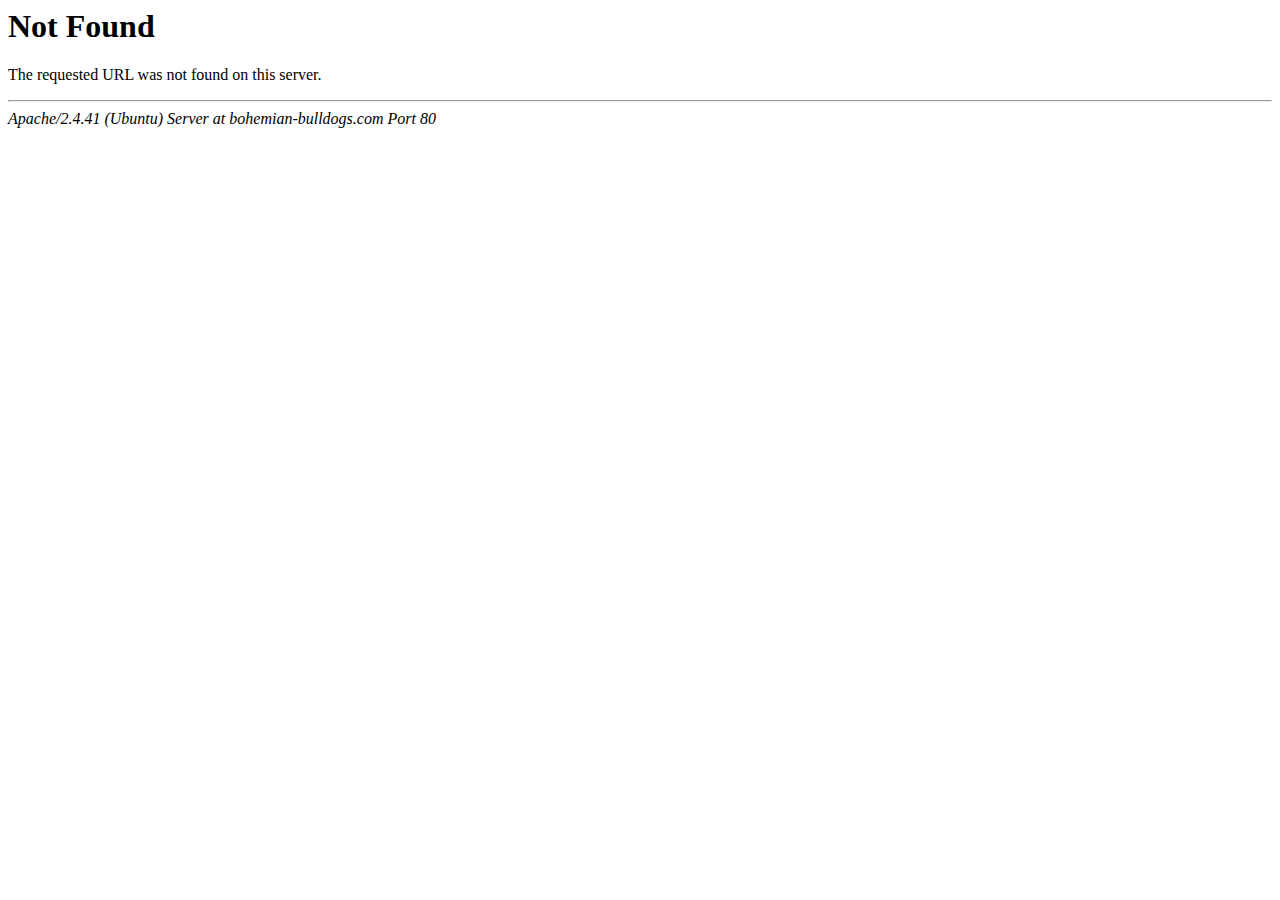
<file: index-2.html>
<!DOCTYPE HTML PUBLIC "-//IETF//DTD HTML 2.0//EN">
<html><head>
<title>404 Not Found</title>
</head><body>
<h1>Not Found</h1>
<p>The requested URL was not found on this server.</p>
<hr>
<address>Apache/2.4.41 (Ubuntu) Server at bohemian-bulldogs.com Port 80</address>
</body></html>
</file>
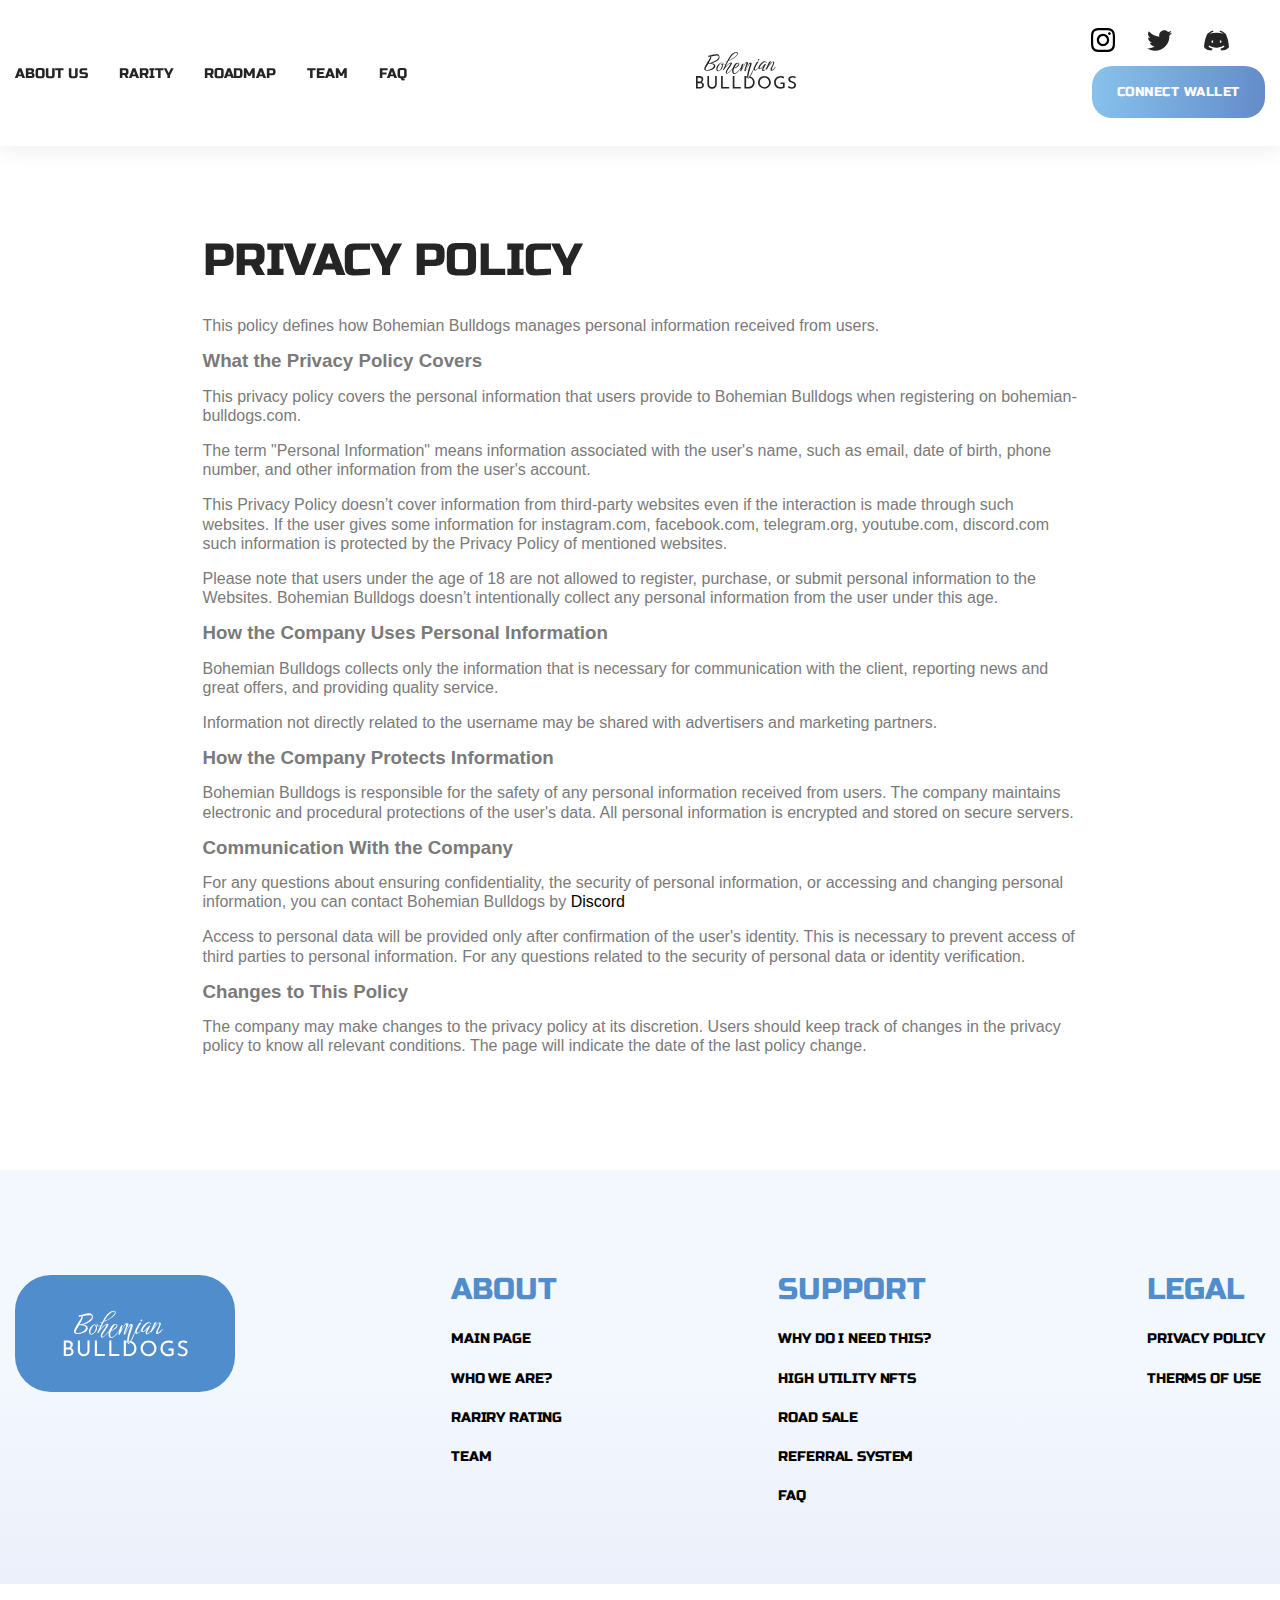
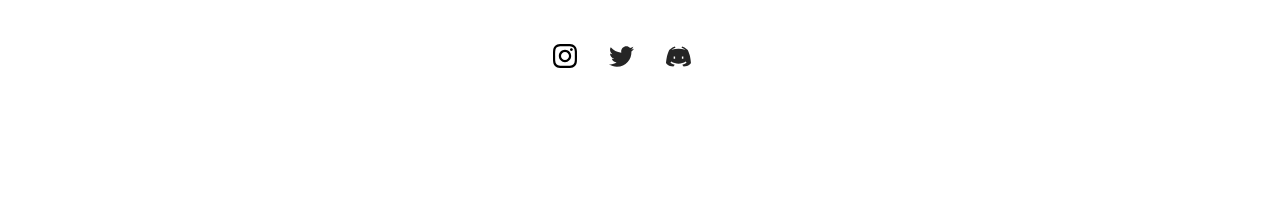
<file: privacy.html>
<!DOCTYPE html>
<html lang="en">
  
<!-- Mirrored from bohemian-bulldogs.com/privacy.html by HTTrack Website Copier/3.x [XR&CO'2014], Mon, 22 Nov 2021 05:13:56 GMT -->
<head>
      <!-- Global site tag (gtag.js) - Google Analytics -->
      <script async src="https://www.googletagmanager.com/gtag/js?id=G-LFGR4X9PTF"></script>
      <script>
        window.dataLayer = window.dataLayer || [];
        function gtag(){dataLayer.push(arguments);}
        gtag('js', new Date());
        gtag('config', 'G-LFGR4X9PTF');
      </script>
    <meta charset="UTF-8" />
    <meta http-equiv="X-UA-Compatible" content="IE=edge" />
    <meta name="viewport" content="width=device-width, initial-scale=1.0" />
    <title>Bohemian Bulldogs</title>
    <link rel="icon" type="image/x-icon" href="images/favicon.ico" />
    <!-- Preload Fonts -->
    <link rel="preload" href="fonts/RussoOne-Regular.woff2" as="font" type="font/woff2" crossorigin="anonymous">
    <!-- Preload images -->
    <link href="images/hero-background.svg" rel="preload" as="image">
    <link href="images/hero-image.png" rel="preload" as="image">
     <!-- Styles -->
    <link rel="stylesheet" href="css/libs.min.css" />
    <link rel="stylesheet" href="css/aos.css">
    <link rel="stylesheet" href="css/plyr.css">
    <link rel="stylesheet" href="css/style.min.css" />
  </head>

  <body>
    <header class="header">
      <div class="container-fluid">
        <div class="header__navbar">
            <nav class="header__menu">
              <ul class="header__menu-list">
                <li class="header__menu-list-item"><a class="header__menu-list-link" href="index-2.html#about">ABOUT US</a></li>
                <li class="header__menu-list-item"><a class="header__menu-list-link" href="index-2.html#rating">rarity</a></li>
                <li class="header__menu-list-item"><a class="header__menu-list-link" href="index-2.html#roadmap">roadmap</a></li>
                <li class="header__menu-list-item"><a class="header__menu-list-link" href="index-2.html#team">team</a></li>
                <li class="header__menu-list-item"><a class="header__menu-list-link" href="index-2.html#faq">faq</a></li>
              </ul>
            </nav>
            <div class="header__logo">
              <a href="index-2.html" class="header__logo-link"><img src="images/logo.svg" alt="Logo"/></a>
            </div>
            <div class="header__social">
              <ul class="header__social-list">
                <li class="header__social-list-item"><a href="https://www.instagram.com/bohemianbulldogz/" class="header__social-list-link">
                  <svg xmlns="http://www.w3.org/2000/svg" width="24" height="24" viewBox="0 0 24 24"><path d="M12 2.163c3.204 0 3.584.012 4.85.07 3.252.148 4.771 1.691 4.919 4.919.058 1.265.069 1.645.069 4.849 0 3.205-.012 3.584-.069 4.849-.149 3.225-1.664 4.771-4.919 4.919-1.266.058-1.644.07-4.85.07-3.204 0-3.584-.012-4.849-.07-3.26-.149-4.771-1.699-4.919-4.92-.058-1.265-.07-1.644-.07-4.849 0-3.204.013-3.583.07-4.849.149-3.227 1.664-4.771 4.919-4.919 1.266-.057 1.645-.069 4.849-.069zm0-2.163c-3.259 0-3.667.014-4.947.072-4.358.2-6.78 2.618-6.98 6.98-.059 1.281-.073 1.689-.073 4.948 0 3.259.014 3.668.072 4.948.2 4.358 2.618 6.78 6.98 6.98 1.281.058 1.689.072 4.948.072 3.259 0 3.668-.014 4.948-.072 4.354-.2 6.782-2.618 6.979-6.98.059-1.28.073-1.689.073-4.948 0-3.259-.014-3.667-.072-4.947-.196-4.354-2.617-6.78-6.979-6.98-1.281-.059-1.69-.073-4.949-.073zm0 5.838c-3.403 0-6.162 2.759-6.162 6.162s2.759 6.163 6.162 6.163 6.162-2.759 6.162-6.163c0-3.403-2.759-6.162-6.162-6.162zm0 10.162c-2.209 0-4-1.79-4-4 0-2.209 1.791-4 4-4s4 1.791 4 4c0 2.21-1.791 4-4 4zm6.406-11.845c-.796 0-1.441.645-1.441 1.44s.645 1.44 1.441 1.44c.795 0 1.439-.645 1.439-1.44s-.644-1.44-1.439-1.44z"/></svg>
                </a></li>
                <li class="header__social-list-item"><a href="https://twitter.com/BohemianDogs" class="header__social-list-link">
                  <svg width="25" height="25" viewBox="0 0 25 25" fill="none" xmlns="http://www.w3.org/2000/svg">
                    <path d="M22.4312 7.41133C23.4479 6.68945 24.3031 5.78841 25 4.75091V4.74987C24.0698 5.15716 23.0802 5.42799 22.0469 5.55924C23.1094 4.92487 23.9208 3.92799 24.3021 2.72695C23.3115 3.31758 22.2177 3.73424 21.0521 3.96758C20.1115 2.96549 18.7708 2.3457 17.3083 2.3457C14.4708 2.3457 12.1865 4.64883 12.1865 7.47174C12.1865 7.87799 12.2208 8.26862 12.3052 8.64049C8.04479 8.43216 4.27396 6.39049 1.74062 3.27904C1.29896 4.04674 1.03854 4.92487 1.03854 5.86966C1.03854 7.64466 1.95208 9.21758 3.31562 10.129C2.49167 10.1134 1.68437 9.87383 1 9.49779V9.55404C1 12.0447 2.77604 14.1134 5.10625 14.5905C4.68854 14.7051 4.23438 14.7592 3.7625 14.7592C3.43437 14.7592 3.10312 14.7405 2.79271 14.6717C3.45625 16.7009 5.34167 18.1936 7.58125 18.2426C5.8375 19.6061 3.62292 20.428 1.22604 20.428C0.80625 20.428 0.403125 20.4092 0 20.3582C2.27083 21.8217 4.96042 22.6582 7.8625 22.6582C16.9073 22.6582 22.8021 15.1124 22.4312 7.41133Z" fill="#252525"/>
                    </svg>                    
                </a></li>
                <li class="header__social-list-item"><a href="http://discord.gg/bohemian-bulldogs" class="header__social-list-link">
                  <svg width="25" height="25" viewBox="0 0 25 25" fill="none" xmlns="http://www.w3.org/2000/svg">
                    <path d="M23.6635 10.9914C22.6685 7.57256 21.5463 5.80605 21.5282 5.77437C21.4642 5.69629 19.8785 3.79863 16.0565 2.39502L15.5515 3.77002C17.3697 4.43779 18.6597 5.25244 19.3691 5.77881C17.2511 5.14634 14.7315 4.75898 12.5 4.75898C10.2685 4.75898 7.74888 5.14634 5.63091 5.77881C6.34028 5.25249 7.63022 4.43779 9.44844 3.77002L8.94341 2.39502C5.12158 3.79863 3.53584 5.69629 3.47187 5.77437C3.45376 5.80605 2.33154 7.57256 1.33652 10.9914C0.377539 14.2861 0.0132324 18.934 0 19.1204C0.0854492 19.254 2.05078 22.6095 7.40688 22.6095L8.7645 20.6436C7.24351 20.2397 5.79316 19.5884 4.46553 18.7047L5.2772 17.4853C7.41904 18.9109 9.91665 19.6646 12.5 19.6646C15.0833 19.6646 17.581 18.9109 19.7228 17.4853L20.5345 18.7047C19.2069 19.5884 17.7565 20.2397 16.2355 20.6436L17.5931 22.6095C22.9492 22.6095 24.9146 19.254 25 19.1204C24.9868 18.934 24.6225 14.2861 23.6635 10.9914ZM9.11338 14.8235H7.64854V12.3821H9.11338V14.8235ZM17.3515 14.8235H15.8866V12.3821H17.3515V14.8235Z" fill="#252525"/>
                    </svg>
                </a></li>
              </ul>
              <a href="#" class="header__contact-link button">connect wallet</a>
<!--
              <div class='header__language'>
                <details class='details'>
               <summary class="summary">English</summary>
               <div class='opt-wrapper'>
                <a href="#" data-lang='english' class='opt selected'>EN</a>
                <a href="#" data-lang='' class='opt'></a>
                <a href="#" data-lang='' class='opt'></a>
                </div>
              </details>
              </div>
            -->
            </div>
            <div class="burger"><span></span></div>
        </div>
      </div>
    </header>

    <main class="main">
     





      <section class="why" id="why">
        <div class="container">
          <div class="why__wrapper">
            <div class="why__info" style="margin-top: 100px; max-width: 70%;">
              <h3 class="why__info-title title" data-aos="fade-up" data-aos-duration="1500">Privacy policy</h3>
              <p class="why__info-text" data-aos="fade-up" data-aos-duration="1700">
                <p>This policy defines how Bohemian Bulldogs manages personal information received from users.</p>

                <h3>What the Privacy Policy Covers</h3>
                <p>This privacy policy covers the personal information that users provide to Bohemian Bulldogs when registering on bohemian-bulldogs.com.</p>
                <p>The term "Personal Information" means information associated with the user's name, such as email, date of birth, phone number, and other information from the user's account.</p>
                <p>This Privacy Policy doesn’t cover information from third-party websites even if the interaction is made through such websites. If the user gives some information for instagram.com, facebook.com, telegram.org, youtube.com, discord.com such information is protected by the Privacy Policy of mentioned websites.</p>
                <p>Please note that users under the age of 18 are not allowed to register, purchase, or submit personal information to the Websites. Bohemian Bulldogs doesn’t intentionally collect any personal information from the user under this age.</p>

                <h3>How the Company Uses Personal Information</h3>

                <p>Bohemian Bulldogs collects only the information that is necessary for communication with the client, reporting news and great offers, and providing quality service.</p>

                <p>Information not directly related to the username may be shared with advertisers and marketing partners.</p>

                <h3>How the Company Protects Information</h3>

                <p>Bohemian Bulldogs is responsible for the safety of any personal information received from users. The company maintains electronic and procedural protections of the user's data. All personal information is encrypted and stored on secure servers.</p>

                <h3>Communication With the Company</h3>

                <p>For any questions about ensuring confidentiality, the security of personal information, or accessing and changing personal information, you can contact Bohemian Bulldogs by <a href="http://discord.gg/bohemian-bulldogs">Discord</a></p>
                <p>Access to personal data will be provided only after confirmation of the user's identity. This is necessary to prevent access of third parties to personal information. For any questions related to the security of personal data or identity verification.</p>

                <h3>Changes to This Policy</h3>
                <p>The company may make changes to the privacy policy at its discretion. Users should keep track of changes in the privacy policy to know all relevant conditions. The page will indicate the date of the last policy change.</p>
              </p>
            </div>
          </div>
        </div>
      </section>
    </div>






  </main>

    <footer class="footer">
      <div class="container">
        <div class="footer__wrapper">
          <div class="footer__logo">
            <img src="images/footer-logo.svg" alt="">
          </div>
          <div class="footer__item">
            <div class="footer__item-title">ABOUT</div>
            <ul class="footer__item-list">
              <li><a href="index-2.html#">Main page</a></li>
              <li><a href="index-2.html#about">Who we are?</a></li>
              <li><a href="index-2.html#rating">Rariry rating</a></li>
              <li><a href="index-2.html#team">Team</a></li>
            </ul>
          </div>

          <div class="footer__item">
            <div class="footer__item-title">SUPPORT</div>
            <ul class="footer__item-list">
              <li><a href="index-2.html#why">Why do i need this?</a></li>
              <li><a href="index-2.html#gambling">High utility NFTs</a></li>
              <li><a href="index-2.html#roadmap">Road sale</a></li>
              <li><a href="index-2.html#ref">Referral system</a></li>
              <li><a href="index-2.html#faq">FAQ</a></li>
            </ul>
          </div>

          <div class="footer__item footer__item--3">
            <div class="footer__item-title">LEGAL</div>
            <ul class="footer__item-list">
              <li><a href="privacy.html">Privacy policy</a></li>
              <li><a href="terms.html">Therms of use</a></li>
            </ul>
          </div>
<!--
          <div class="footer__connect">
            <a href="#" class="footer__contact-link button">connect wallet</a>
          </div>
        -->
        </div>
      </div>
    </footer>

    <div class="social">
      <ul class="social__list header__social-list">
        <li class="header__social-list-item"><a href="https://www.instagram.com/bohemianbulldogz/" class="header__social-list-link">
          <svg xmlns="http://www.w3.org/2000/svg" width="24" height="24" viewBox="0 0 24 24"><path d="M12 2.163c3.204 0 3.584.012 4.85.07 3.252.148 4.771 1.691 4.919 4.919.058 1.265.069 1.645.069 4.849 0 3.205-.012 3.584-.069 4.849-.149 3.225-1.664 4.771-4.919 4.919-1.266.058-1.644.07-4.85.07-3.204 0-3.584-.012-4.849-.07-3.26-.149-4.771-1.699-4.919-4.92-.058-1.265-.07-1.644-.07-4.849 0-3.204.013-3.583.07-4.849.149-3.227 1.664-4.771 4.919-4.919 1.266-.057 1.645-.069 4.849-.069zm0-2.163c-3.259 0-3.667.014-4.947.072-4.358.2-6.78 2.618-6.98 6.98-.059 1.281-.073 1.689-.073 4.948 0 3.259.014 3.668.072 4.948.2 4.358 2.618 6.78 6.98 6.98 1.281.058 1.689.072 4.948.072 3.259 0 3.668-.014 4.948-.072 4.354-.2 6.782-2.618 6.979-6.98.059-1.28.073-1.689.073-4.948 0-3.259-.014-3.667-.072-4.947-.196-4.354-2.617-6.78-6.979-6.98-1.281-.059-1.69-.073-4.949-.073zm0 5.838c-3.403 0-6.162 2.759-6.162 6.162s2.759 6.163 6.162 6.163 6.162-2.759 6.162-6.163c0-3.403-2.759-6.162-6.162-6.162zm0 10.162c-2.209 0-4-1.79-4-4 0-2.209 1.791-4 4-4s4 1.791 4 4c0 2.21-1.791 4-4 4zm6.406-11.845c-.796 0-1.441.645-1.441 1.44s.645 1.44 1.441 1.44c.795 0 1.439-.645 1.439-1.44s-.644-1.44-1.439-1.44z"/></svg>
        </a></li>
        <li class="header__social-list-item"><a href="https://twitter.com/BohemianDogs" class="header__social-list-link">
          <svg width="25" height="25" viewBox="0 0 25 25" fill="none" xmlns="http://www.w3.org/2000/svg">
            <path d="M22.4312 7.41133C23.4479 6.68945 24.3031 5.78841 25 4.75091V4.74987C24.0698 5.15716 23.0802 5.42799 22.0469 5.55924C23.1094 4.92487 23.9208 3.92799 24.3021 2.72695C23.3115 3.31758 22.2177 3.73424 21.0521 3.96758C20.1115 2.96549 18.7708 2.3457 17.3083 2.3457C14.4708 2.3457 12.1865 4.64883 12.1865 7.47174C12.1865 7.87799 12.2208 8.26862 12.3052 8.64049C8.04479 8.43216 4.27396 6.39049 1.74062 3.27904C1.29896 4.04674 1.03854 4.92487 1.03854 5.86966C1.03854 7.64466 1.95208 9.21758 3.31562 10.129C2.49167 10.1134 1.68437 9.87383 1 9.49779V9.55404C1 12.0447 2.77604 14.1134 5.10625 14.5905C4.68854 14.7051 4.23438 14.7592 3.7625 14.7592C3.43437 14.7592 3.10312 14.7405 2.79271 14.6717C3.45625 16.7009 5.34167 18.1936 7.58125 18.2426C5.8375 19.6061 3.62292 20.428 1.22604 20.428C0.80625 20.428 0.403125 20.4092 0 20.3582C2.27083 21.8217 4.96042 22.6582 7.8625 22.6582C16.9073 22.6582 22.8021 15.1124 22.4312 7.41133Z" fill="#252525"/>
            </svg>                    
        </a></li>
        <li class="header__social-list-item"><a href="http://discord.gg/bohemian-bulldogs" class="header__social-list-link">
          <svg width="25" height="25" viewBox="0 0 25 25" fill="none" xmlns="http://www.w3.org/2000/svg">
            <path d="M23.6635 10.9914C22.6685 7.57256 21.5463 5.80605 21.5282 5.77437C21.4642 5.69629 19.8785 3.79863 16.0565 2.39502L15.5515 3.77002C17.3697 4.43779 18.6597 5.25244 19.3691 5.77881C17.2511 5.14634 14.7315 4.75898 12.5 4.75898C10.2685 4.75898 7.74888 5.14634 5.63091 5.77881C6.34028 5.25249 7.63022 4.43779 9.44844 3.77002L8.94341 2.39502C5.12158 3.79863 3.53584 5.69629 3.47187 5.77437C3.45376 5.80605 2.33154 7.57256 1.33652 10.9914C0.377539 14.2861 0.0132324 18.934 0 19.1204C0.0854492 19.254 2.05078 22.6095 7.40688 22.6095L8.7645 20.6436C7.24351 20.2397 5.79316 19.5884 4.46553 18.7047L5.2772 17.4853C7.41904 18.9109 9.91665 19.6646 12.5 19.6646C15.0833 19.6646 17.581 18.9109 19.7228 17.4853L20.5345 18.7047C19.2069 19.5884 17.7565 20.2397 16.2355 20.6436L17.5931 22.6095C22.9492 22.6095 24.9146 19.254 25 19.1204C24.9868 18.934 24.6225 14.2861 23.6635 10.9914ZM9.11338 14.8235H7.64854V12.3821H9.11338V14.8235ZM17.3515 14.8235H15.8866V12.3821H17.3515V14.8235Z" fill="#252525"/>
            </svg>
        </a></li>
      </ul>
    </div>


    <script src="js/jquery-3.6.0(lib).min.js"></script>
    <script src="js/aos.js"></script>
    <script src="js/plyr.polyfilled.js"></script>
    <script src="js/main.min.js"></script>
    <script>
      AOS.init();
    </script>
  </body>

<!-- Mirrored from bohemian-bulldogs.com/privacy.html by HTTrack Website Copier/3.x [XR&CO'2014], Mon, 22 Nov 2021 05:13:57 GMT -->
</html>
</file>
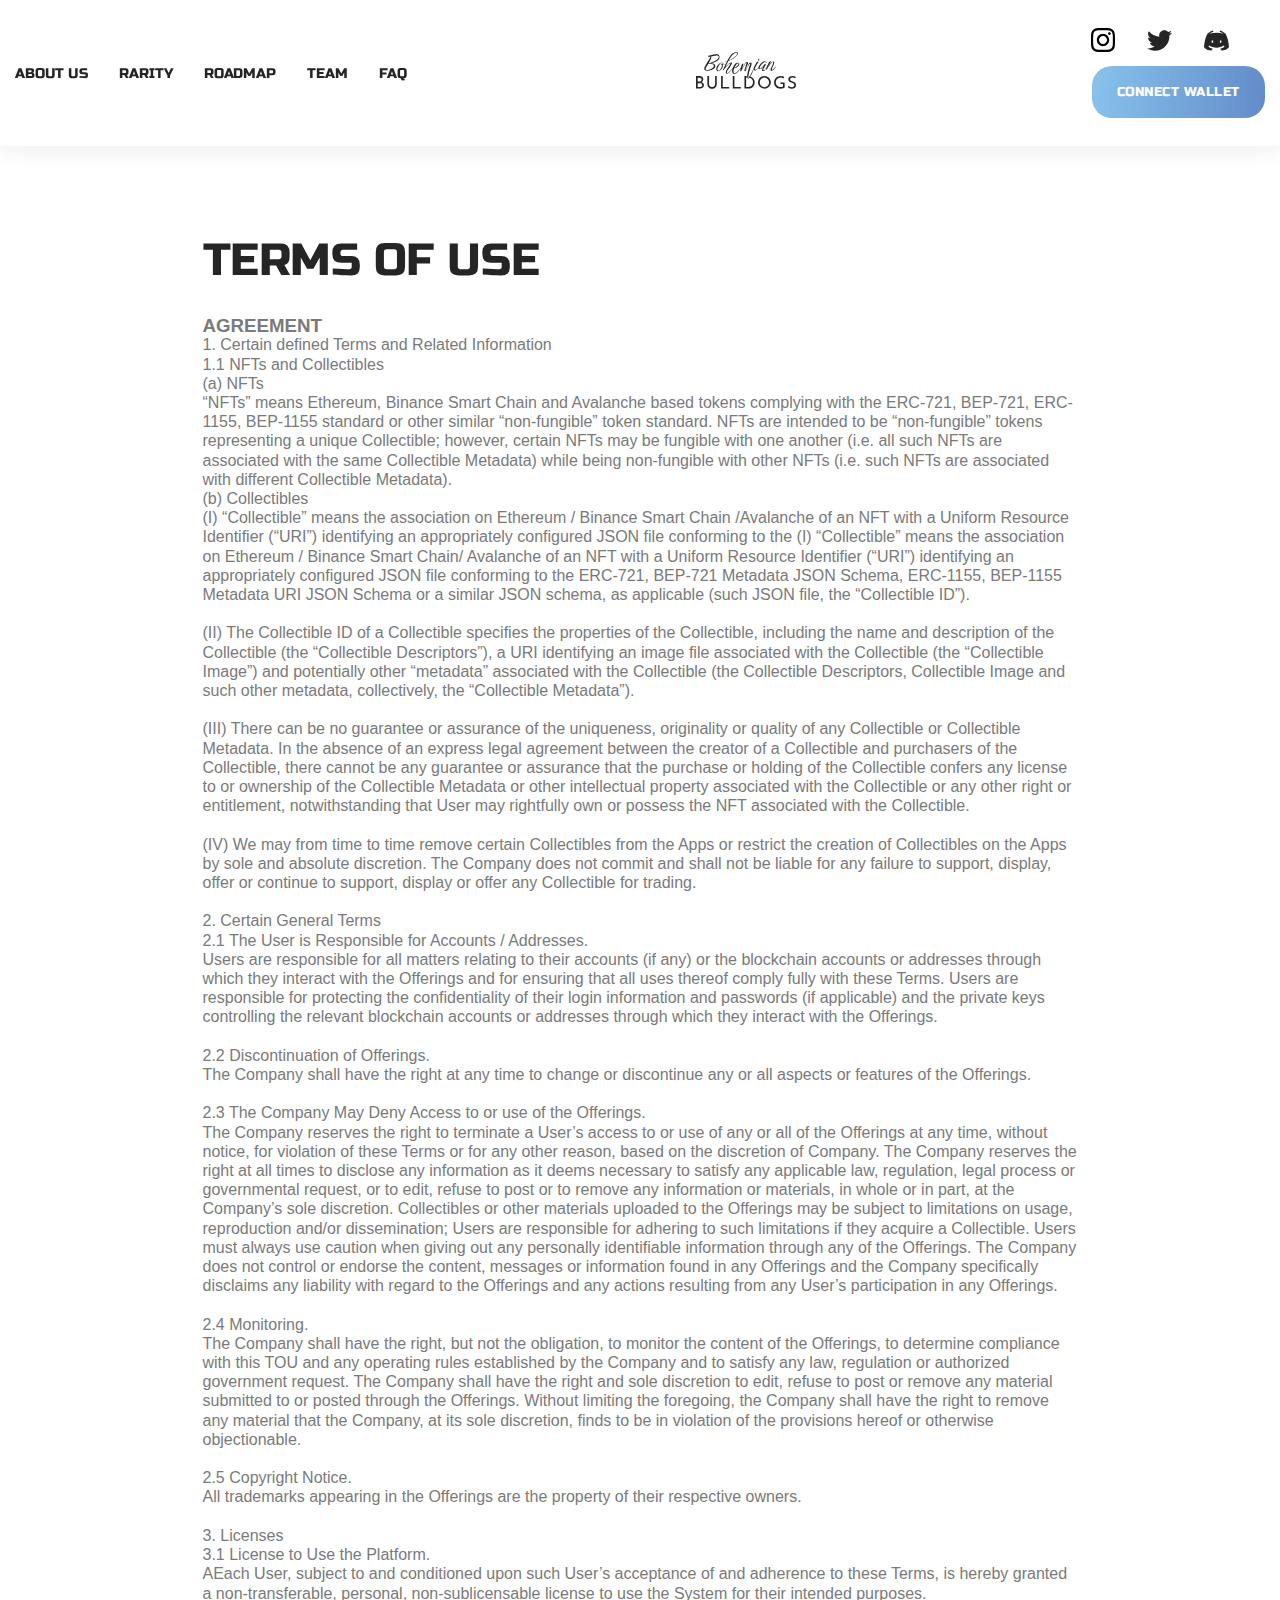
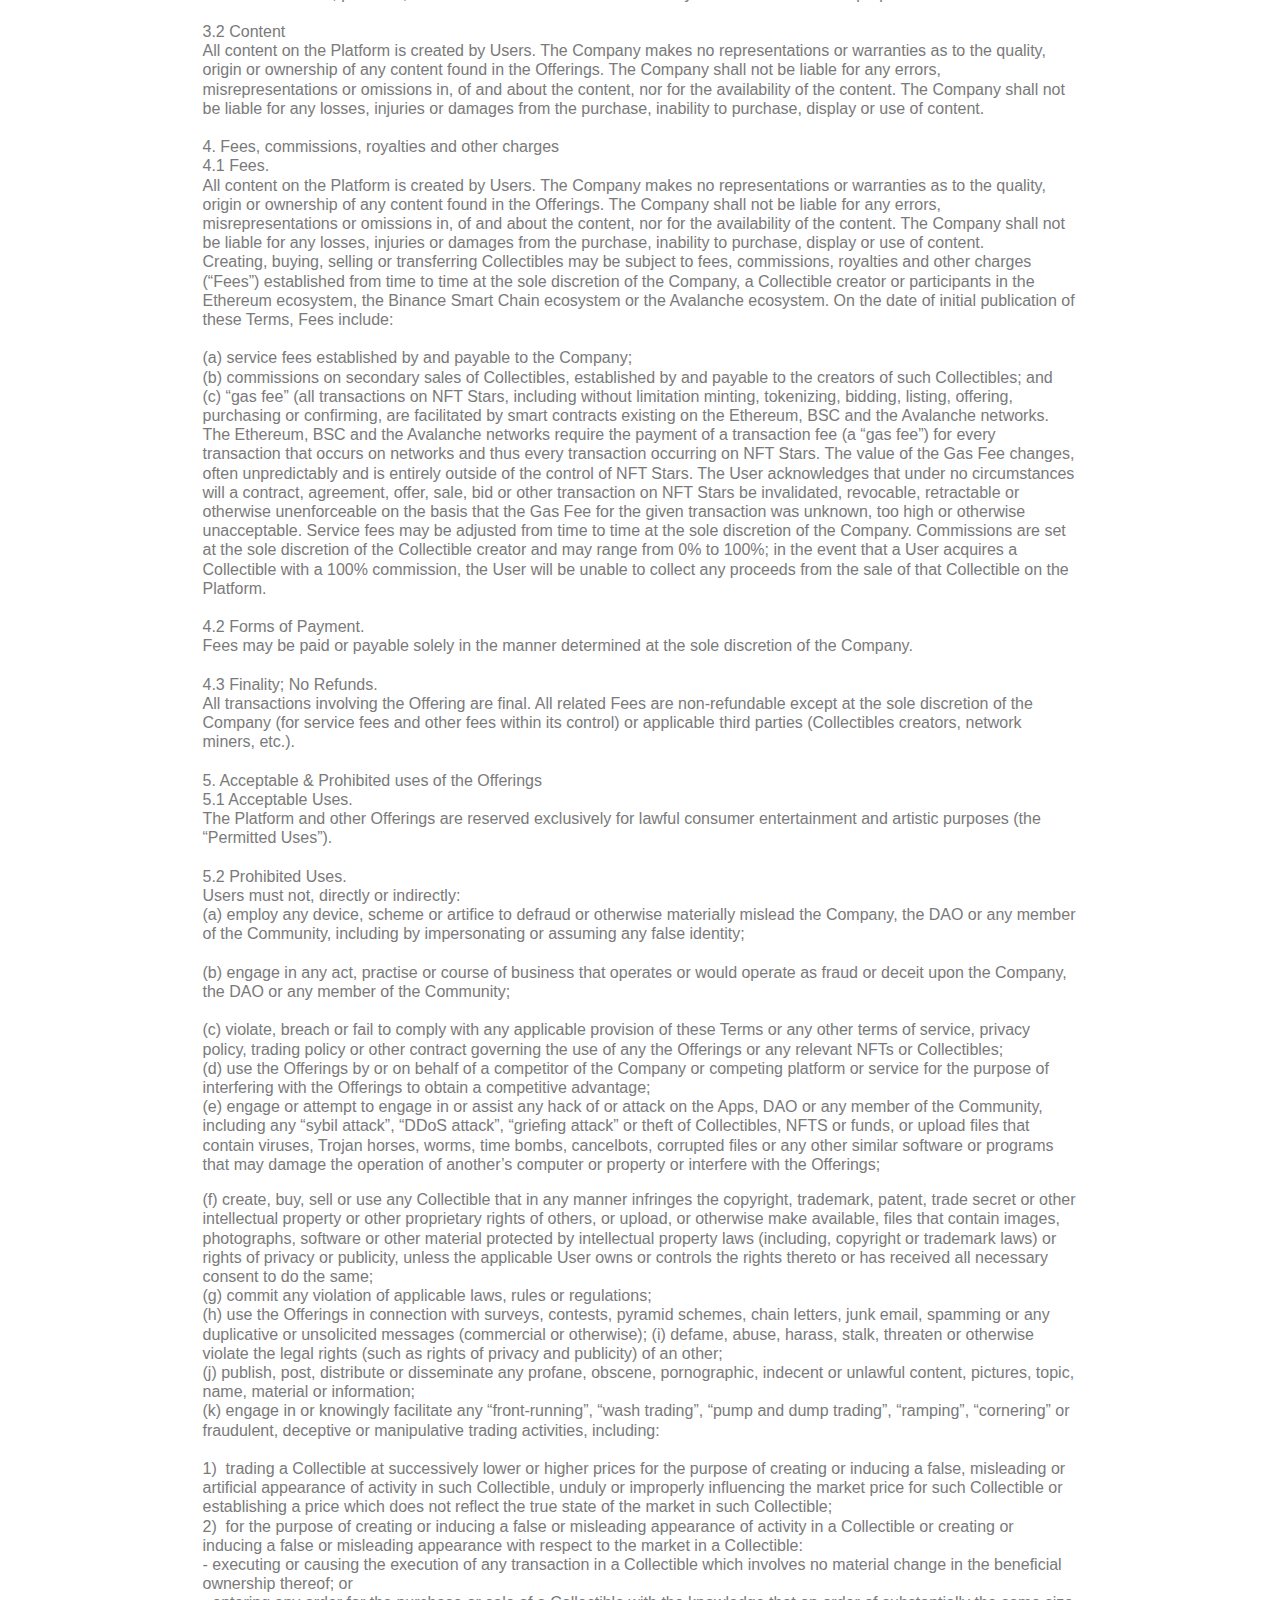
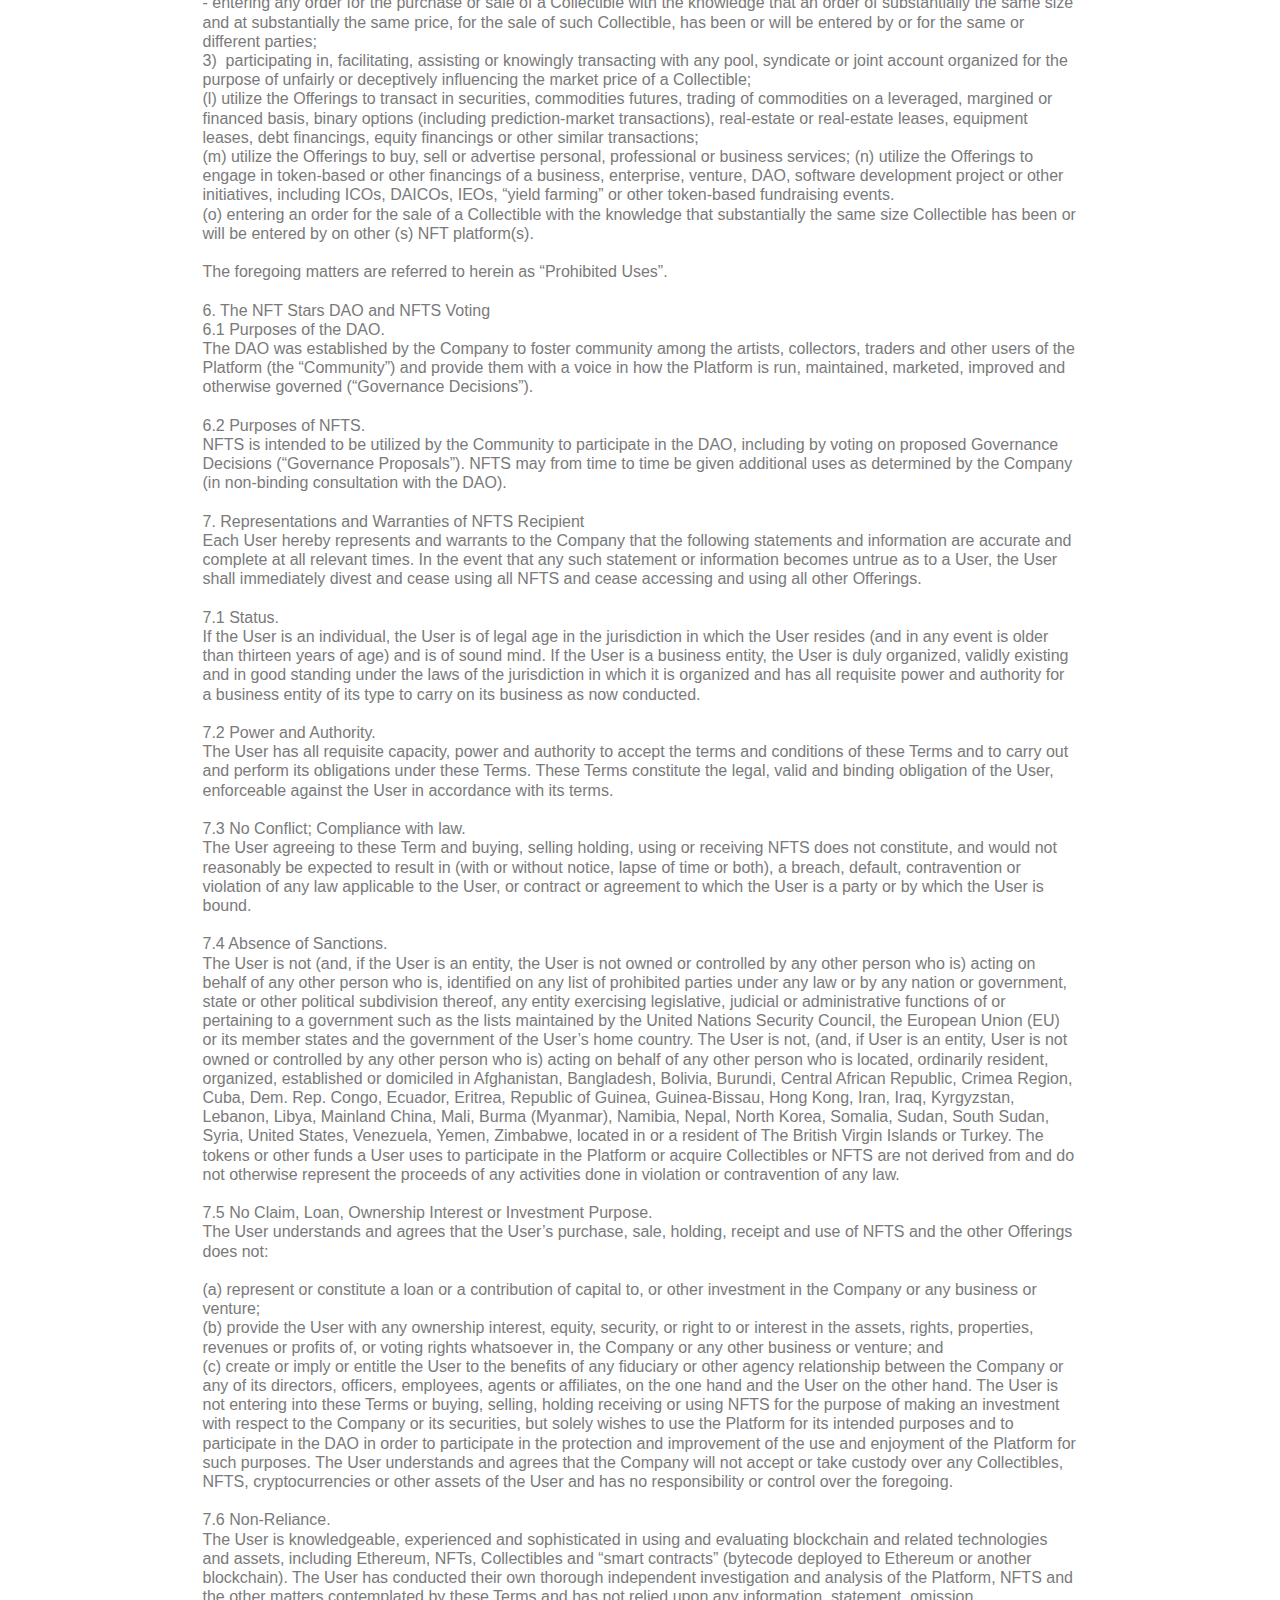
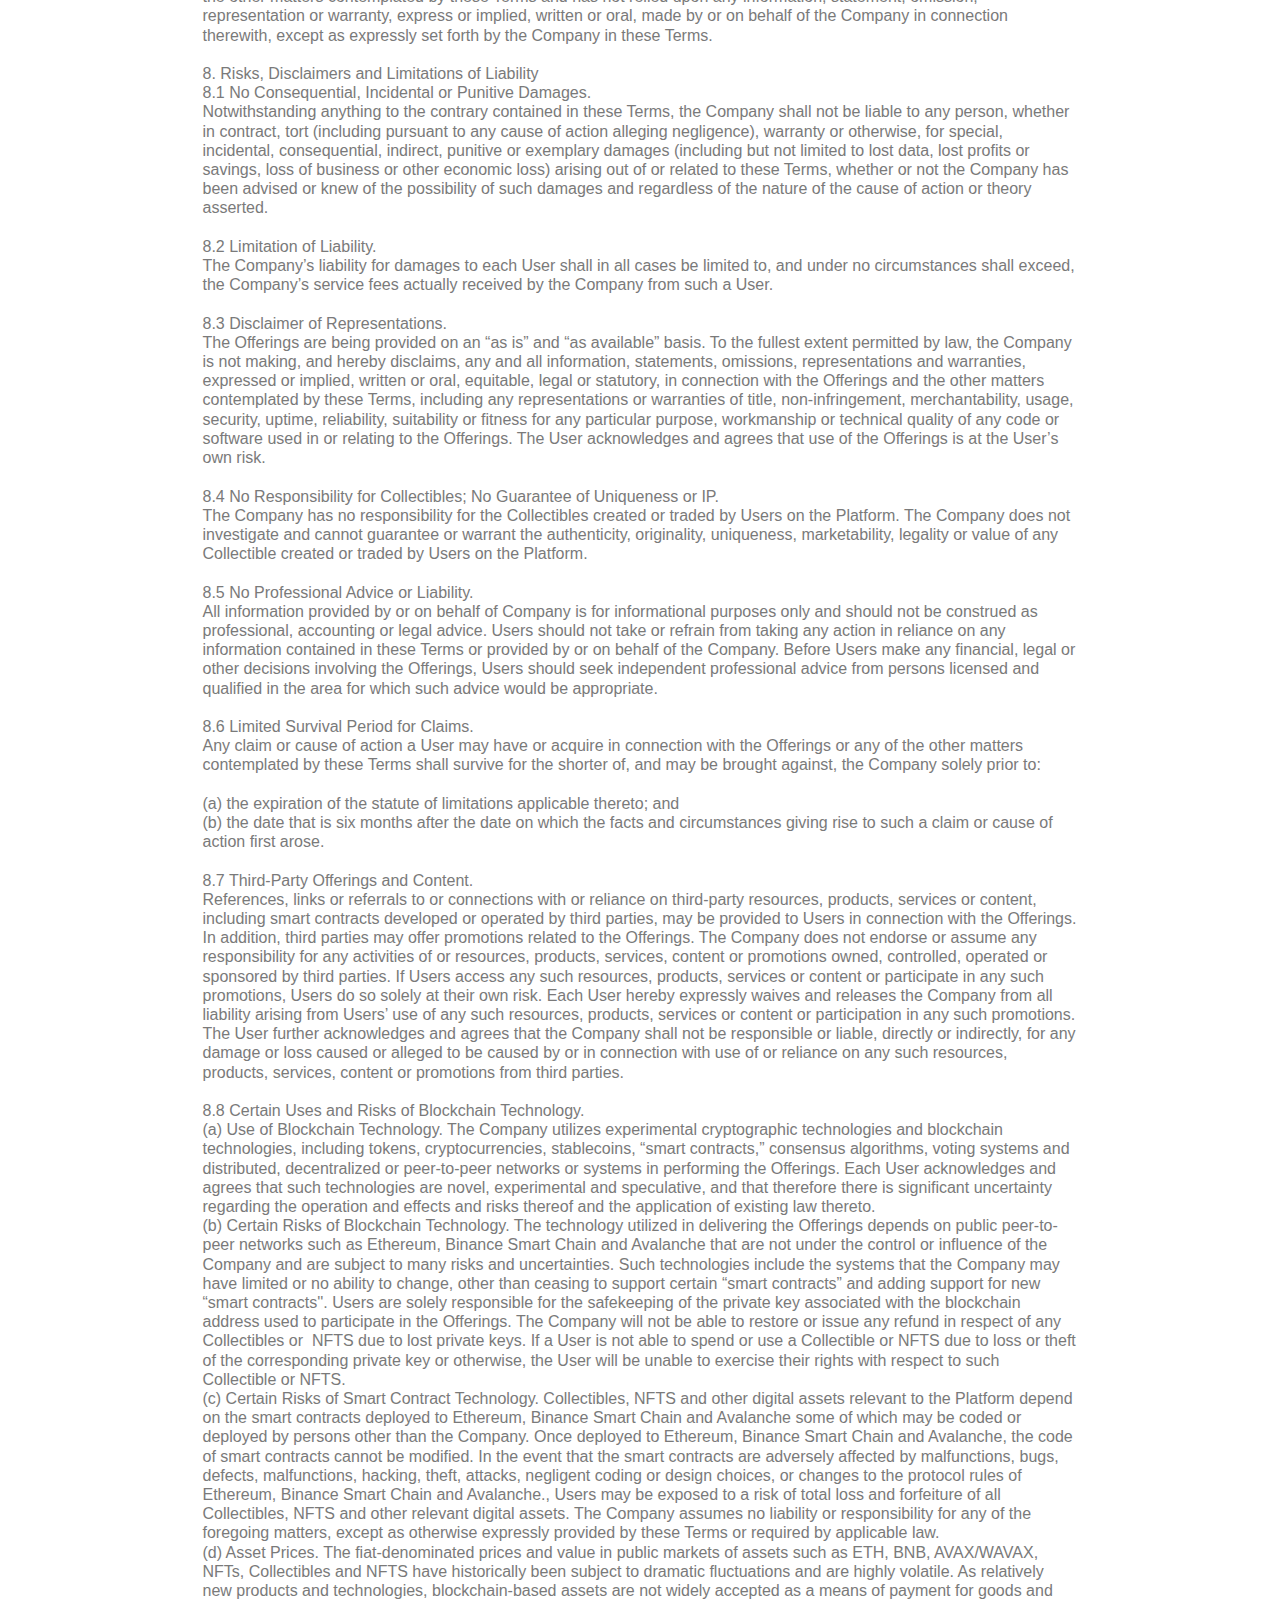
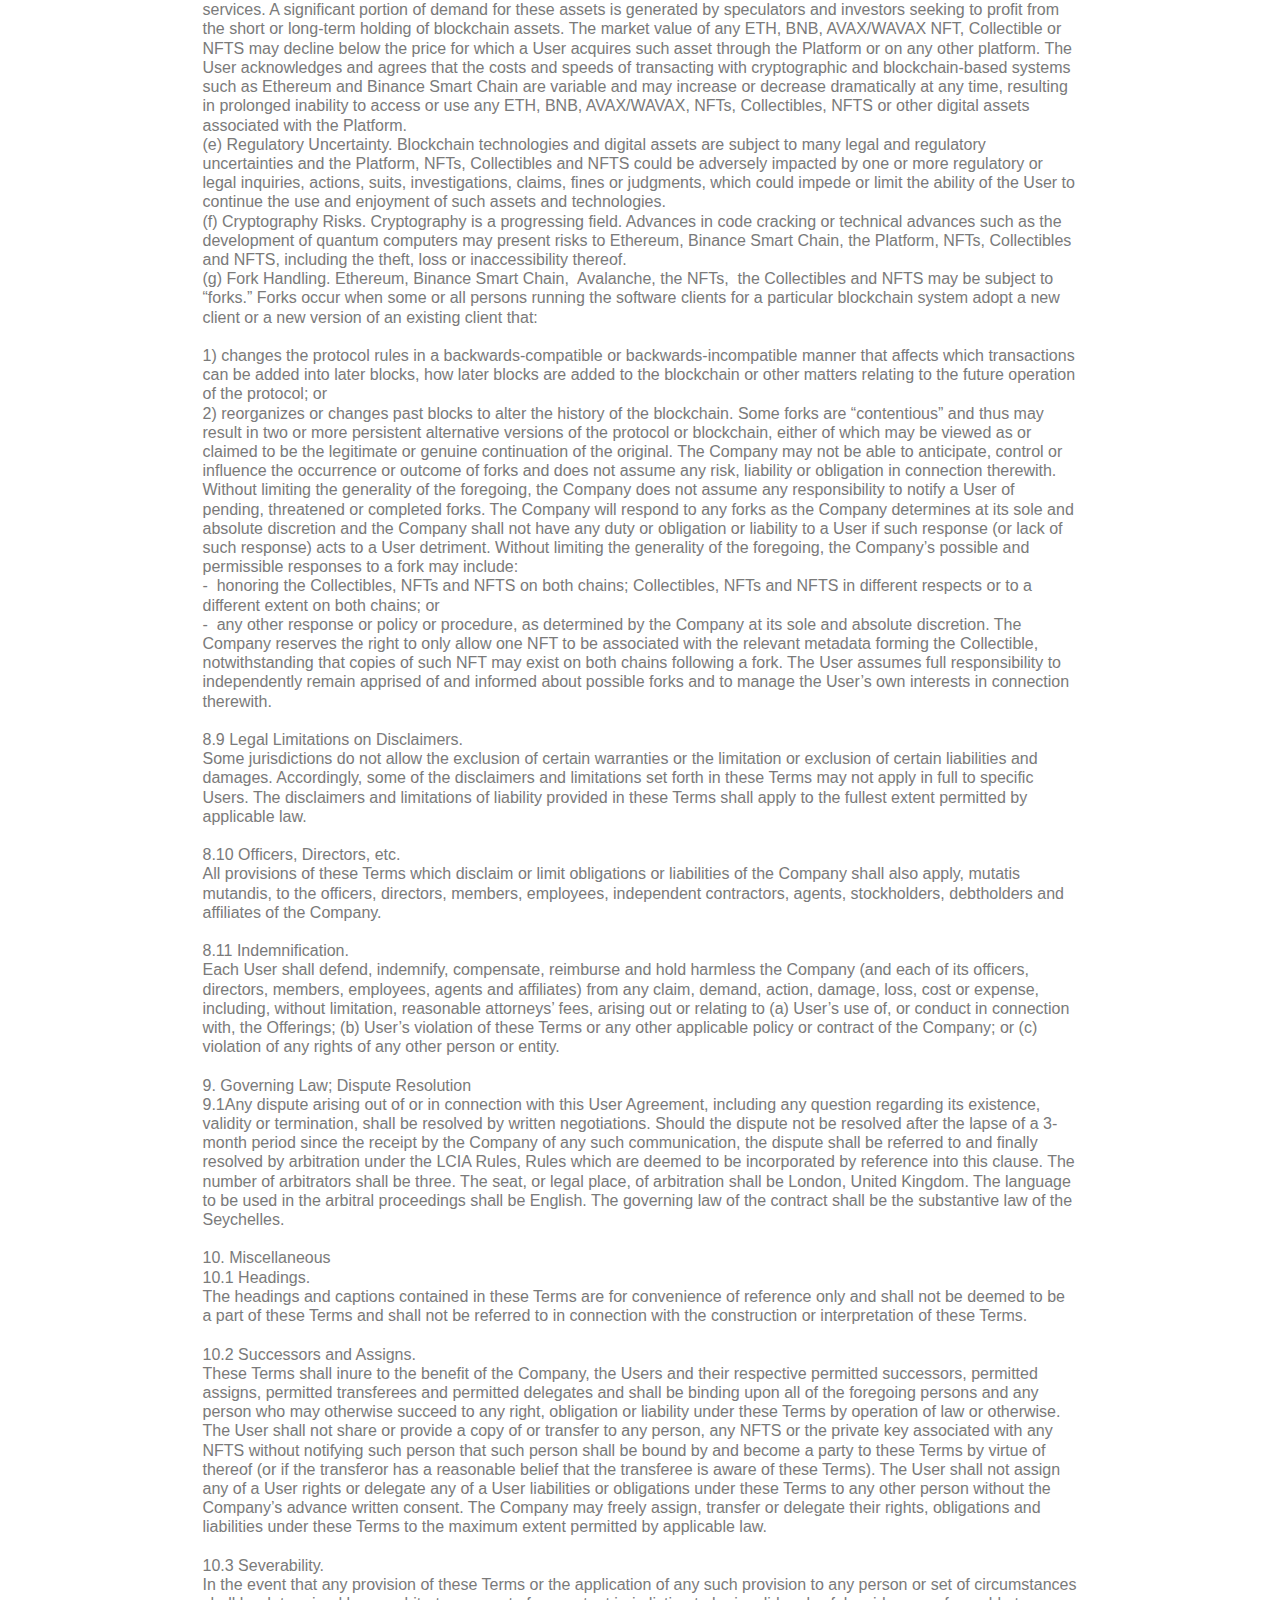
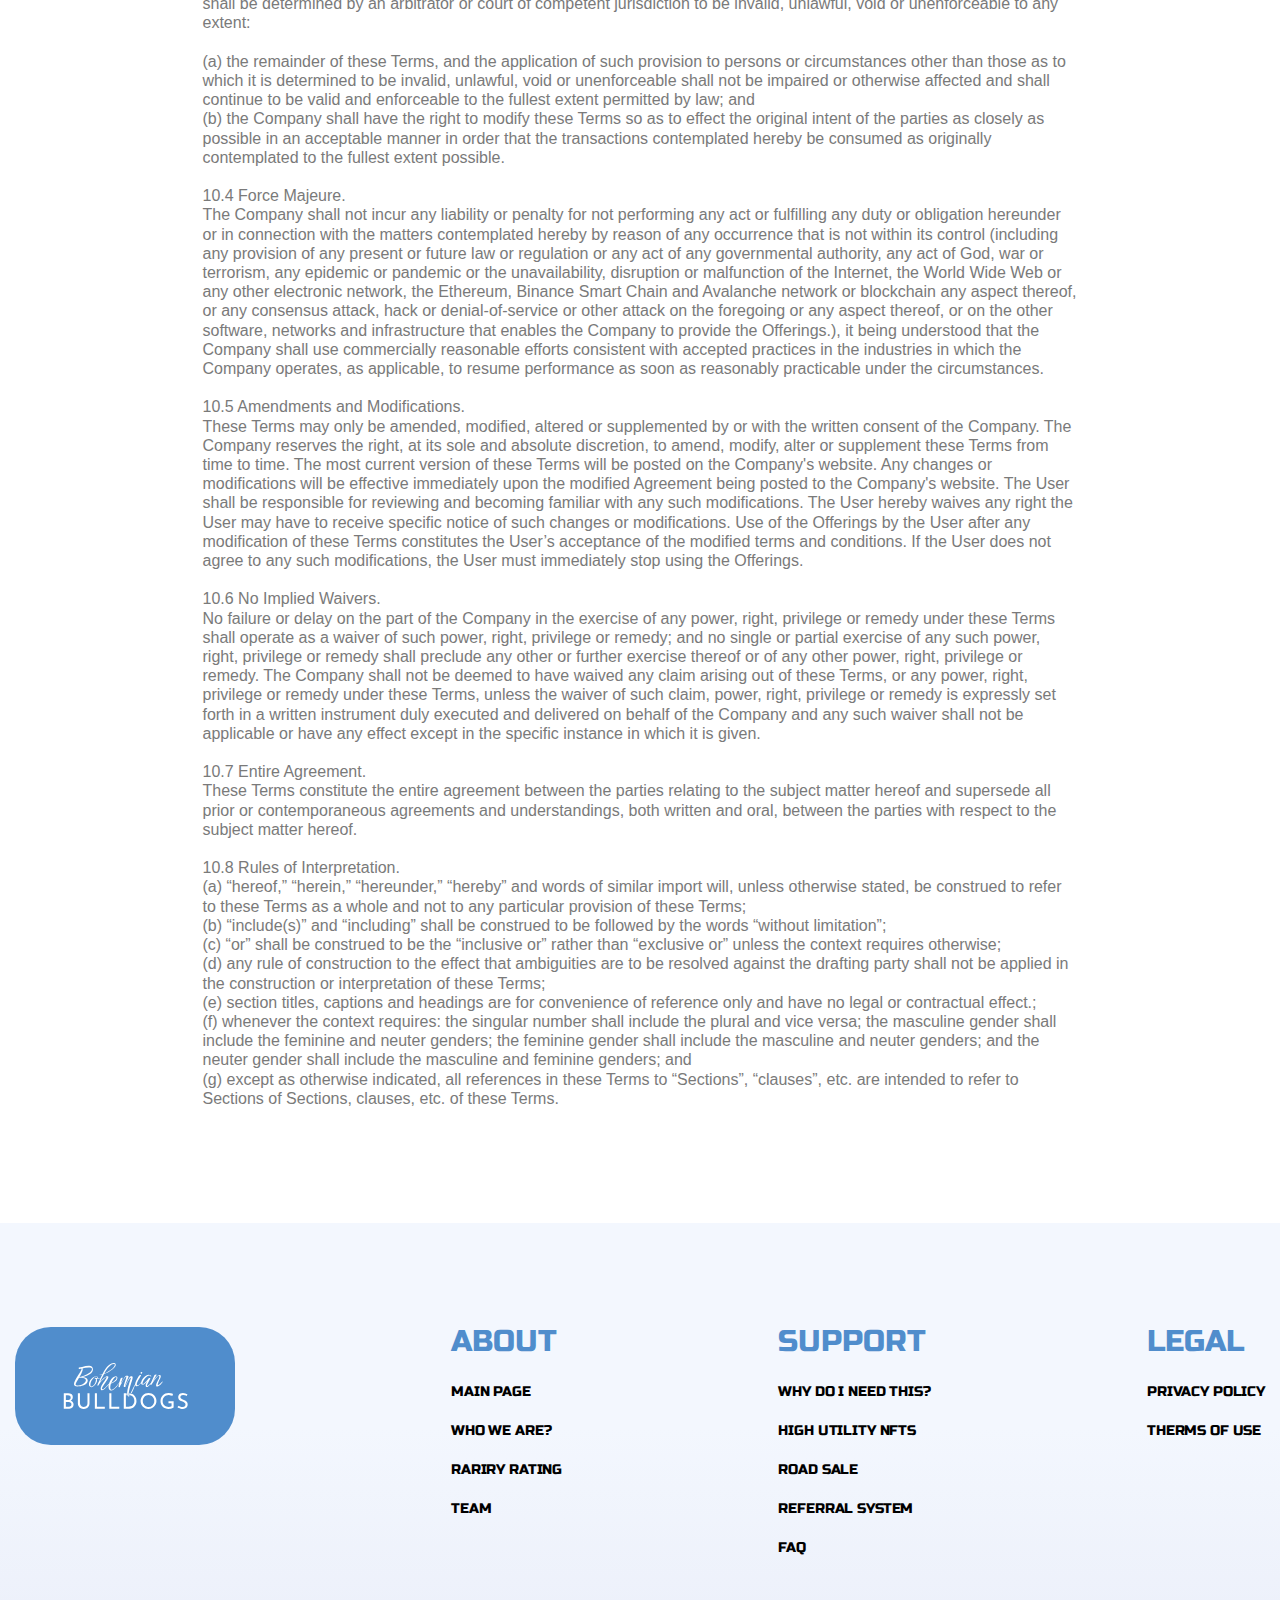
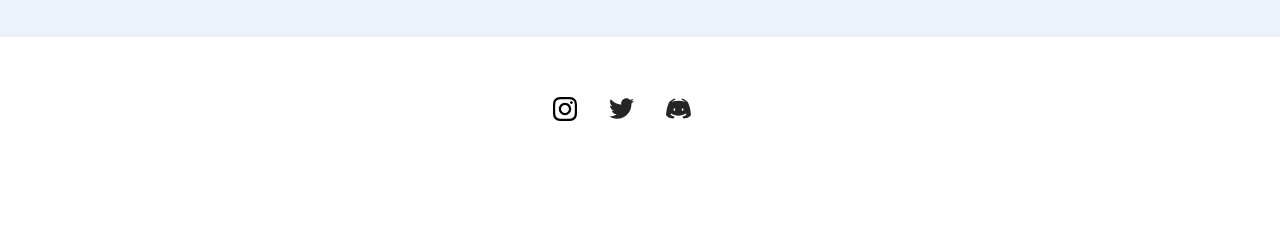
<file: terms.html>
<!DOCTYPE html>
<html lang="en">
  
<!-- Mirrored from bohemian-bulldogs.com/terms.html by HTTrack Website Copier/3.x [XR&CO'2014], Mon, 22 Nov 2021 05:13:57 GMT -->
<head>
      <!-- Global site tag (gtag.js) - Google Analytics -->
      <script async src="https://www.googletagmanager.com/gtag/js?id=G-LFGR4X9PTF"></script>
      <script>
        window.dataLayer = window.dataLayer || [];
        function gtag(){dataLayer.push(arguments);}
        gtag('js', new Date());
        gtag('config', 'G-LFGR4X9PTF');
      </script>
    <meta charset="UTF-8" />
    <meta http-equiv="X-UA-Compatible" content="IE=edge" />
    <meta name="viewport" content="width=device-width, initial-scale=1.0" />
    <title>Bohemian Bulldogs</title>
    <link rel="icon" type="image/x-icon" href="images/favicon.ico" />
    <!-- Preload Fonts -->
    <link rel="preload" href="fonts/RussoOne-Regular.woff2" as="font" type="font/woff2" crossorigin="anonymous">
    <!-- Preload images -->
    <link href="images/hero-background.svg" rel="preload" as="image">
    <link href="images/hero-image.png" rel="preload" as="image">
     <!-- Styles -->
    <link rel="stylesheet" href="css/libs.min.css" />
    <link rel="stylesheet" href="css/aos.css">
    <link rel="stylesheet" href="css/plyr.css">
    <link rel="stylesheet" href="css/style.min.css" />
  </head>

  <body>
    <header class="header">
      <div class="container-fluid">
        <div class="header__navbar">
            <nav class="header__menu">
              <ul class="header__menu-list">
                <li class="header__menu-list-item"><a class="header__menu-list-link" href="index-2.html#about">ABOUT US</a></li>
                <li class="header__menu-list-item"><a class="header__menu-list-link" href="index-2.html#rating">rarity</a></li>
                <li class="header__menu-list-item"><a class="header__menu-list-link" href="index-2.html#roadmap">roadmap</a></li>
                <li class="header__menu-list-item"><a class="header__menu-list-link" href="index-2.html#team">team</a></li>
                <li class="header__menu-list-item"><a class="header__menu-list-link" href="index-2.html#faq">faq</a></li>
              </ul>
            </nav>
            <div class="header__logo">
              <a href="index-2.html" class="header__logo-link"><img src="images/logo.svg" alt="Logo"/></a>
            </div>
            <div class="header__social">
              <ul class="header__social-list">
                <li class="header__social-list-item"><a href="https://www.instagram.com/bohemianbulldogz/" class="header__social-list-link">
                  <svg xmlns="http://www.w3.org/2000/svg" width="24" height="24" viewBox="0 0 24 24"><path d="M12 2.163c3.204 0 3.584.012 4.85.07 3.252.148 4.771 1.691 4.919 4.919.058 1.265.069 1.645.069 4.849 0 3.205-.012 3.584-.069 4.849-.149 3.225-1.664 4.771-4.919 4.919-1.266.058-1.644.07-4.85.07-3.204 0-3.584-.012-4.849-.07-3.26-.149-4.771-1.699-4.919-4.92-.058-1.265-.07-1.644-.07-4.849 0-3.204.013-3.583.07-4.849.149-3.227 1.664-4.771 4.919-4.919 1.266-.057 1.645-.069 4.849-.069zm0-2.163c-3.259 0-3.667.014-4.947.072-4.358.2-6.78 2.618-6.98 6.98-.059 1.281-.073 1.689-.073 4.948 0 3.259.014 3.668.072 4.948.2 4.358 2.618 6.78 6.98 6.98 1.281.058 1.689.072 4.948.072 3.259 0 3.668-.014 4.948-.072 4.354-.2 6.782-2.618 6.979-6.98.059-1.28.073-1.689.073-4.948 0-3.259-.014-3.667-.072-4.947-.196-4.354-2.617-6.78-6.979-6.98-1.281-.059-1.69-.073-4.949-.073zm0 5.838c-3.403 0-6.162 2.759-6.162 6.162s2.759 6.163 6.162 6.163 6.162-2.759 6.162-6.163c0-3.403-2.759-6.162-6.162-6.162zm0 10.162c-2.209 0-4-1.79-4-4 0-2.209 1.791-4 4-4s4 1.791 4 4c0 2.21-1.791 4-4 4zm6.406-11.845c-.796 0-1.441.645-1.441 1.44s.645 1.44 1.441 1.44c.795 0 1.439-.645 1.439-1.44s-.644-1.44-1.439-1.44z"/></svg>
                </a></li>
                <li class="header__social-list-item"><a href="https://twitter.com/BohemianDogs" class="header__social-list-link">
                  <svg width="25" height="25" viewBox="0 0 25 25" fill="none" xmlns="http://www.w3.org/2000/svg">
                    <path d="M22.4312 7.41133C23.4479 6.68945 24.3031 5.78841 25 4.75091V4.74987C24.0698 5.15716 23.0802 5.42799 22.0469 5.55924C23.1094 4.92487 23.9208 3.92799 24.3021 2.72695C23.3115 3.31758 22.2177 3.73424 21.0521 3.96758C20.1115 2.96549 18.7708 2.3457 17.3083 2.3457C14.4708 2.3457 12.1865 4.64883 12.1865 7.47174C12.1865 7.87799 12.2208 8.26862 12.3052 8.64049C8.04479 8.43216 4.27396 6.39049 1.74062 3.27904C1.29896 4.04674 1.03854 4.92487 1.03854 5.86966C1.03854 7.64466 1.95208 9.21758 3.31562 10.129C2.49167 10.1134 1.68437 9.87383 1 9.49779V9.55404C1 12.0447 2.77604 14.1134 5.10625 14.5905C4.68854 14.7051 4.23438 14.7592 3.7625 14.7592C3.43437 14.7592 3.10312 14.7405 2.79271 14.6717C3.45625 16.7009 5.34167 18.1936 7.58125 18.2426C5.8375 19.6061 3.62292 20.428 1.22604 20.428C0.80625 20.428 0.403125 20.4092 0 20.3582C2.27083 21.8217 4.96042 22.6582 7.8625 22.6582C16.9073 22.6582 22.8021 15.1124 22.4312 7.41133Z" fill="#252525"/>
                    </svg>                    
                </a></li>
                <li class="header__social-list-item"><a href="http://discord.gg/bohemian-bulldogs" class="header__social-list-link">
                  <svg width="25" height="25" viewBox="0 0 25 25" fill="none" xmlns="http://www.w3.org/2000/svg">
                    <path d="M23.6635 10.9914C22.6685 7.57256 21.5463 5.80605 21.5282 5.77437C21.4642 5.69629 19.8785 3.79863 16.0565 2.39502L15.5515 3.77002C17.3697 4.43779 18.6597 5.25244 19.3691 5.77881C17.2511 5.14634 14.7315 4.75898 12.5 4.75898C10.2685 4.75898 7.74888 5.14634 5.63091 5.77881C6.34028 5.25249 7.63022 4.43779 9.44844 3.77002L8.94341 2.39502C5.12158 3.79863 3.53584 5.69629 3.47187 5.77437C3.45376 5.80605 2.33154 7.57256 1.33652 10.9914C0.377539 14.2861 0.0132324 18.934 0 19.1204C0.0854492 19.254 2.05078 22.6095 7.40688 22.6095L8.7645 20.6436C7.24351 20.2397 5.79316 19.5884 4.46553 18.7047L5.2772 17.4853C7.41904 18.9109 9.91665 19.6646 12.5 19.6646C15.0833 19.6646 17.581 18.9109 19.7228 17.4853L20.5345 18.7047C19.2069 19.5884 17.7565 20.2397 16.2355 20.6436L17.5931 22.6095C22.9492 22.6095 24.9146 19.254 25 19.1204C24.9868 18.934 24.6225 14.2861 23.6635 10.9914ZM9.11338 14.8235H7.64854V12.3821H9.11338V14.8235ZM17.3515 14.8235H15.8866V12.3821H17.3515V14.8235Z" fill="#252525"/>
                    </svg>
                </a></li>
              </ul>
              <a href="#" class="header__contact-link button">connect wallet</a>
<!--
              <div class='header__language'>
                <details class='details'>
               <summary class="summary">English</summary>
               <div class='opt-wrapper'>
                <a href="#" data-lang='english' class='opt selected'>EN</a>
                <a href="#" data-lang='' class='opt'></a>
                <a href="#" data-lang='' class='opt'></a>
                </div>
              </details>
              </div>
            -->
            </div>
            <div class="burger"><span></span></div>
        </div>
      </div>
    </header>

    <main class="main">
     





      <section class="why" id="why">
        <div class="container">
          <div class="why__wrapper">
            <div class="why__info" style="margin-top: 100px; max-width: 70%;">
              <h3 class="why__info-title title" data-aos="fade-up" data-aos-duration="1500">Terms of use</h3>
              <p class="why__info-text" data-aos="fade-up" data-aos-duration="1700">



                <p>
                  <h3>AGREEMENT</h3>
1. Certain defined Terms and Related Information<br>
1.1 NFTs and Collectibles<br>
(a) NFTs<br>
“NFTs” means Ethereum, Binance Smart Chain and Avalanche based tokens complying with the ERC-721, BEP-721, ERC-1155, BEP-1155 standard or other similar “non-fungible” token standard. NFTs are intended to be “non-fungible” tokens representing a unique Collectible; however, certain NFTs may be fungible with one another (i.e. all such NFTs are associated with the same Collectible Metadata) while being non-fungible with other NFTs (i.e. such NFTs are associated with different Collectible Metadata).<br>
(b) Collectibles<br>
(I) “Collectible” means the association on Ethereum / Binance Smart Chain /Avalanche of an NFT with a Uniform Resource Identifier (“URI”) identifying an appropriately configured JSON file conforming to the (I) “Collectible” means the association on Ethereum / Binance Smart Chain/ Avalanche of an NFT with a Uniform Resource Identifier (“URI”) identifying an appropriately configured JSON file conforming to the ERC-721, BEP-721 Metadata JSON Schema, ERC-1155, BEP-1155 Metadata URI JSON Schema or a similar JSON schema, as applicable (such JSON file, the “Collectible ID”).<br>
<br>
(II) The Collectible ID of a Collectible specifies the properties of the Collectible, including the name and description of the Collectible (the “Collectible Descriptors”), a URI identifying an image file associated with the Collectible (the “Collectible Image”) and potentially other “metadata” associated with the Collectible (the Collectible Descriptors, Collectible Image and such other metadata, collectively, the “Collectible Metadata”).<br>
<br>
(III) There can be no guarantee or assurance of the uniqueness, originality or quality of any Collectible or Collectible Metadata. In the absence of an express legal agreement between the creator of a Collectible and purchasers of the Collectible, there cannot be any guarantee or assurance that the purchase or holding of the Collectible confers any license to or ownership of the Collectible Metadata or other intellectual property associated with the Collectible or any other right or entitlement, notwithstanding that User may rightfully own or possess the NFT associated with the Collectible.<br>
<br>
(IV) We may from time to time remove certain Collectibles from the Apps or restrict the creation of Collectibles on the Apps by sole and absolute discretion. The Company does not commit and shall not be liable for any failure to support, display, offer or continue to support, display or offer any Collectible for trading.<br>
<br>
2. Certain General Terms<br>
2.1 The User is Responsible for Accounts / Addresses.<br>
Users are responsible for all matters relating to their accounts (if any) or the blockchain accounts or addresses through which they interact with the Offerings and for ensuring that all uses thereof comply fully with these Terms. Users are responsible for protecting the confidentiality of their login information and passwords (if applicable) and the private keys controlling the relevant blockchain accounts or addresses through which they interact with the Offerings.<br>
<br>
2.2 Discontinuation of Offerings.<br>
The Company shall have the right at any time to change or discontinue any or all aspects or features of the Offerings.<br>
<br>
2.3 The Company May Deny Access to or use of the Offerings.<br>
The Company reserves the right to terminate a User’s access to or use of any or all of the Offerings at any time, without notice, for violation of these Terms or for any other reason, based on the discretion of Company. The Company reserves the right at all times to disclose any information as it deems necessary to satisfy any applicable law, regulation, legal process or governmental request, or to edit, refuse to post or to remove any information or materials, in whole or in part, at the Company’s sole discretion. Collectibles or other materials uploaded to the Offerings may be subject to limitations on usage, reproduction and/or dissemination; Users are responsible for adhering to such limitations if they acquire a Collectible. Users must always use caution when giving out any personally identifiable information through any of the Offerings. The Company does not control or endorse the content, messages or information found in any Offerings and the Company specifically disclaims any liability with regard to the Offerings and any actions resulting from any User’s participation in any Offerings.<br>
<br>
2.4 Monitoring.<br>
The Company shall have the right, but not the obligation, to monitor the content of the Offerings, to determine compliance with this TOU and any operating rules established by the Company and to satisfy any law, regulation or authorized government request. The Company shall have the right and sole discretion to edit, refuse to post or remove any material submitted to or posted through the Offerings. Without limiting the foregoing, the Company shall have the right to remove any material that the Company, at its sole discretion, finds to be in violation of the provisions hereof or otherwise objectionable.<br>
<br>
2.5 Copyright Notice.<br>
All trademarks appearing in the Offerings are the property of their respective owners.<br>
<br>
3. Licenses<br>
3.1 License to Use the Platform.<br>
AEach User, subject to and conditioned upon such User’s acceptance of and adherence to these Terms, is hereby granted a non-transferable, personal, non-sublicensable license to use the System for their intended purposes.<br>
<br>
3.2 Content<br>
All content on the Platform is created by Users. The Company makes no representations or warranties as to the quality, origin or ownership of any content found in the Offerings. The Company shall not be liable for any errors, misrepresentations or omissions in, of and about the content, nor for the availability of the content. The Company shall not be liable for any losses, injuries or damages from the purchase, inability to purchase, display or use of content.<br>
<br>
4. Fees, commissions, royalties and other charges<br>
4.1 Fees.<br>
All content on the Platform is created by Users. The Company makes no representations or warranties as to the quality, origin or ownership of any content found in the Offerings. The Company shall not be liable for any errors, misrepresentations or omissions in, of and about the content, nor for the availability of the content. The Company shall not be liable for any losses, injuries or damages from the purchase, inability to purchase, display or use of content.<br>
Creating, buying, selling or transferring Collectibles may be subject to fees, commissions, royalties and other charges (“Fees”) established from time to time at the sole discretion of the Company, a Collectible creator or participants in the Ethereum ecosystem, the Binance Smart Chain ecosystem or the Avalanche ecosystem. On the date of initial publication of these Terms, Fees include:<br>
<br>
(a) service fees established by and payable to the Company;<br>
(b) commissions on secondary sales of Collectibles, established by and payable to the creators of such Collectibles; and<br>
(c) “gas fee” (all transactions on NFT Stars, including without limitation minting, tokenizing, bidding, listing, offering, purchasing or confirming, are facilitated by smart contracts existing on the Ethereum, BSC and the Avalanche networks. The Ethereum, BSC and the Avalanche networks require the payment of a transaction fee (a “gas fee”) for every transaction that occurs on networks and thus every transaction occurring on NFT Stars. The value of the Gas Fee changes, often unpredictably and is entirely outside of the control of NFT Stars. The User acknowledges that under no circumstances will a contract, agreement, offer, sale, bid or other transaction on NFT Stars be invalidated, revocable, retractable or otherwise unenforceable on the basis that the Gas Fee for the given transaction was unknown, too high or otherwise unacceptable. Service fees may be adjusted from time to time at the sole discretion of the Company. Commissions are set at the sole discretion of the Collectible creator and may range from 0% to 100%; in the event that a User acquires a Collectible with a 100% commission, the User will be unable to collect any proceeds from the sale of that Collectible on the Platform.<br>
<br>
4.2 Forms of Payment.<br>
Fees may be paid or payable solely in the manner determined at the sole discretion of the Company.<br>
<br>
4.3 Finality; No Refunds.<br>
All transactions involving the Offering are final. All related Fees are non-refundable except at the sole discretion of the Company (for service fees and other fees within its control) or applicable third parties (Collectibles creators, network miners, etc.).<br>
<br>
5. Acceptable &amp; Prohibited uses of the Offerings<br>
5.1 Acceptable Uses.<br>
The Platform and other Offerings are reserved exclusively for lawful consumer entertainment and artistic purposes (the “Permitted Uses”).<br>
<br>
5.2 Prohibited Uses.<br>
Users must not, directly or indirectly:<br>
(a) employ any device, scheme or artifice to defraud or otherwise materially mislead the Company, the DAO or any member of the Community, including by impersonating or assuming any false identity;<br>
<br>
(b) engage in any act, practise or course of business that operates or would operate as fraud or deceit upon the Company, the DAO or any member of the Community;<br>
<br>
(c) violate, breach or fail to comply with any applicable provision of these Terms or any other terms of service, privacy policy, trading policy or other contract governing the use of any the Offerings or any relevant NFTs or Collectibles;<br>
(d) use the Offerings by or on behalf of a competitor of the Company or competing platform or service for the purpose of interfering with the Offerings to obtain a competitive advantage;<br>
(e) engage or attempt to engage in or assist any hack of or attack on the Apps, DAO or any member of the Community, including any “sybil attack”, “DDoS attack”, “griefing attack” or theft of Collectibles, NFTS or funds, or upload files that contain viruses, Trojan horses, worms, time bombs, cancelbots, corrupted files or any other similar software or programs that may damage the operation of another’s computer or property or interfere with the Offerings;&nbsp;</p>

<p>(f) create, buy, sell or use any Collectible that in any manner infringes the copyright, trademark, patent, trade secret or other intellectual property or other proprietary rights of others, or upload, or otherwise make available, files that contain images, photographs, software or other material protected by intellectual property laws (including, copyright or trademark laws) or rights of privacy or publicity, unless the applicable User owns or controls the rights thereto or has received all necessary consent to do the same;<br>
(g) commit any violation of applicable laws, rules or regulations;<br>
(h) use the Offerings in connection with surveys, contests, pyramid schemes, chain letters, junk email, spamming or any duplicative or unsolicited messages (commercial or otherwise); (i) defame, abuse, harass, stalk, threaten or otherwise violate the legal rights (such as rights of privacy and publicity) of an other;<br>
(j) publish, post, distribute or disseminate any profane, obscene, pornographic, indecent or unlawful content, pictures, topic, name, material or information;<br>
(k) engage in or knowingly facilitate any “front-running”, “wash trading”, “pump and dump trading”, “ramping”, “cornering” or fraudulent, deceptive or manipulative trading activities, including:<br>
<br>
1)&nbsp; trading a Collectible at successively lower or higher prices for the purpose of creating or inducing a false, misleading or artificial appearance of activity in such Collectible, unduly or improperly influencing the market price for such Collectible or establishing a price which does not reflect the true state of the market in such Collectible;<br>
2)&nbsp; for the purpose of creating or inducing a false or misleading appearance of activity in a Collectible or creating or inducing a false or misleading appearance with respect to the market in a Collectible:<br>
- executing or causing the execution of any transaction in a Collectible which involves no material change in the beneficial ownership thereof; or<br>
- entering any order for the purchase or sale of a Collectible with the knowledge that an order of substantially the same size and at substantially the same price, for the sale of such Collectible, has been or will be entered by or for the same or different parties;<br>
3)&nbsp; participating in, facilitating, assisting or knowingly transacting with any pool, syndicate or joint account organized for the purpose of unfairly or deceptively influencing the market price of a Collectible;<br>
(l) utilize the Offerings to transact in securities, commodities futures, trading of commodities on a leveraged, margined or financed basis, binary options (including prediction-market transactions), real-estate or real-estate leases, equipment leases, debt financings, equity financings or other similar transactions;<br>
(m) utilize the Offerings to buy, sell or advertise personal, professional or business services; (n) utilize the Offerings to engage in token-based or other financings of a business, enterprise, venture, DAO, software development project or other initiatives, including ICOs, DAICOs, IEOs, “yield farming” or other token-based fundraising events.<br>
(o) entering an order for the sale of a Collectible with the knowledge that substantially the same size Collectible has been or will be entered by on other (s) NFT platform(s).<br>
<br>
The foregoing matters are referred to herein as “Prohibited Uses”.<br>
<br>
6. The NFT Stars DAO and NFTS Voting<br>
6.1 Purposes of the DAO.<br>
The DAO was established by the Company to foster community among the artists, collectors, traders and other users of the Platform (the “Community”) and provide them with a voice in how the Platform is run, maintained, marketed, improved and otherwise governed (“Governance Decisions”).<br>
<br>
6.2 Purposes of NFTS.<br>
NFTS is intended to be utilized by the Community to participate in the DAO, including by voting on proposed Governance Decisions (“Governance Proposals”). NFTS may from time to time be given additional uses as determined by the Company (in non-binding consultation with the DAO).<br>
<br>
7. Representations and Warranties of NFTS Recipient<br>
Each User hereby represents and warrants to the Company that the following statements and information are accurate and complete at all relevant times. In the event that any such statement or information becomes untrue as to a User, the User shall immediately divest and cease using all NFTS and cease accessing and using all other Offerings.<br>
<br>
7.1 Status.<br>
If the User is an individual, the User is of legal age in the jurisdiction in which the User resides (and in any event is older than thirteen years of age) and is of sound mind. If the User is a business entity, the User is duly organized, validly existing and in good standing under the laws of the jurisdiction in which it is organized and has all requisite power and authority for a business entity of its type to carry on its business as now conducted.<br>
<br>
7.2 Power and Authority.<br>
The User has all requisite capacity, power and authority to accept the terms and conditions of these Terms and to carry out and perform its obligations under these Terms. These Terms constitute the legal, valid and binding obligation of the User, enforceable against the User in accordance with its terms.<br>
<br>
7.3 No Conflict; Compliance with law.<br>
The User agreeing to these Term and buying, selling holding, using or receiving NFTS does not constitute, and would not reasonably be expected to result in (with or without notice, lapse of time or both), a breach, default, contravention or violation of any law applicable to the User, or contract or agreement to which the User is a party or by which the User is bound.<br>
<br>
7.4 Absence of Sanctions.<br>
The User is not (and, if the User is an entity, the User is not owned or controlled by any other person who is) acting on behalf of any other person who is, identified on any list of prohibited parties under any law or by any nation or government, state or other political subdivision thereof, any entity exercising legislative, judicial or administrative functions of or pertaining to a government such as the lists maintained by the United Nations Security Council, the European Union (EU) or its member states and the government of the User’s home country. The User is not, (and, if User is an entity, User is not owned or controlled by any other person who is) acting on behalf of any other person who is located, ordinarily resident, organized, established or domiciled in Afghanistan, Bangladesh, Bolivia, Burundi, Central African Republic, Crimea Region, Cuba, Dem. Rep. Congo, Ecuador, Eritrea, Republic of Guinea, Guinea-Bissau, Hong Kong, Iran, Iraq, Kyrgyzstan, Lebanon, Libya, Mainland China, Mali, Burma (Myanmar), Namibia, Nepal, North Korea, Somalia, Sudan, South Sudan, Syria, United States, Venezuela, Yemen, Zimbabwe, located in or a resident of The British Virgin Islands or Turkey. The tokens or other funds a User uses to participate in the Platform or acquire Collectibles or NFTS are not derived from and do not otherwise represent the proceeds of any activities done in violation or contravention of any law.<br>
<br>
7.5 No Claim, Loan, Ownership Interest or Investment Purpose.<br>
The User understands and agrees that the User’s purchase, sale, holding, receipt and use of NFTS and the other Offerings does not:<br>
<br>
(a) represent or constitute a loan or a contribution of capital to, or other investment in the Company or any business or venture;<br>
(b) provide the User with any ownership interest, equity, security, or right to or interest in the assets, rights, properties, revenues or profits of, or voting rights whatsoever in, the Company or any other business or venture; and<br>
(c) create or imply or entitle the User to the benefits of any fiduciary or other agency relationship between the Company or any of its directors, officers, employees, agents or affiliates, on the one hand and the User on the other hand. The User is not entering into these Terms or buying, selling, holding receiving or using NFTS for the purpose of making an investment with respect to the Company or its securities, but solely wishes to use the Platform for its intended purposes and to participate in the DAO in order to participate in the protection and improvement of the use and enjoyment of the Platform for such purposes. The User understands and agrees that the Company will not accept or take custody over any Collectibles, NFTS, cryptocurrencies or other assets of the User and has no responsibility or control over the foregoing.<br>
<br>
7.6 Non-Reliance.<br>
The User is knowledgeable, experienced and sophisticated in using and evaluating blockchain and related technologies and assets, including Ethereum, NFTs, Collectibles and “smart contracts” (bytecode deployed to Ethereum or another blockchain). The User has conducted their own thorough independent investigation and analysis of the Platform, NFTS and the other matters contemplated by these Terms and has not relied upon any information, statement, omission, representation or warranty, express or implied, written or oral, made by or on behalf of the Company in connection therewith, except as expressly set forth by the Company in these Terms.<br>
<br>
8. Risks, Disclaimers and Limitations of Liability<br>
8.1 No Consequential, Incidental or Punitive Damages.<br>
Notwithstanding anything to the contrary contained in these Terms, the Company shall not be liable to any person, whether in contract, tort (including pursuant to any cause of action alleging negligence), warranty or otherwise, for special, incidental, consequential, indirect, punitive or exemplary damages (including but not limited to lost data, lost profits or savings, loss of business or other economic loss) arising out of or related to these Terms, whether or not the Company has been advised or knew of the possibility of such damages and regardless of the nature of the cause of action or theory asserted.<br>
<br>
8.2 Limitation of Liability.<br>
The Company’s liability for damages to each User shall in all cases be limited to, and under no circumstances shall exceed, the Company’s service fees actually received by the Company from such a User.<br>
<br>
8.3 Disclaimer of Representations.<br>
The Offerings are being provided on an “as is” and “as available” basis. To the fullest extent permitted by law, the Company is not making, and hereby disclaims, any and all information, statements, omissions, representations and warranties, expressed or implied, written or oral, equitable, legal or statutory, in connection with the Offerings and the other matters contemplated by these Terms, including any representations or warranties of title, non-infringement, merchantability, usage, security, uptime, reliability, suitability or fitness for any particular purpose, workmanship or technical quality of any code or software used in or relating to the Offerings. The User acknowledges and agrees that use of the Offerings is at the User’s own risk.<br>
<br>
8.4 No Responsibility for Collectibles; No Guarantee of Uniqueness or IP.<br>
The Company has no responsibility for the Collectibles created or traded by Users on the Platform. The Company does not investigate and cannot guarantee or warrant the authenticity, originality, uniqueness, marketability, legality or value of any Collectible created or traded by Users on the Platform.<br>
<br>
8.5 No Professional Advice or Liability.<br>
All information provided by or on behalf of Company is for informational purposes only and should not be construed as professional, accounting or legal advice. Users should not take or refrain from taking any action in reliance on any information contained in these Terms or provided by or on behalf of the Company. Before Users make any financial, legal or other decisions involving the Offerings, Users should seek independent professional advice from persons licensed and qualified in the area for which such advice would be appropriate.<br>
<br>
8.6 Limited Survival Period for Claims.<br>
Any claim or cause of action a User may have or acquire in connection with the Offerings or any of the other matters contemplated by these Terms shall survive for the shorter of, and may be brought against, the Company solely prior to:<br>
<br>
(a) the expiration of the statute of limitations applicable thereto; and<br>
(b) the date that is six months after the date on which the facts and circumstances giving rise to such a claim or cause of action first arose.<br>
<br>
8.7 Third-Party Offerings and Content.<br>
References, links or referrals to or connections with or reliance on third-party resources, products, services or content, including smart contracts developed or operated by third parties, may be provided to Users in connection with the Offerings. In addition, third parties may offer promotions related to the Offerings. The Company does not endorse or assume any responsibility for any activities of or resources, products, services, content or promotions owned, controlled, operated or sponsored by third parties. If Users access any such resources, products, services or content or participate in any such promotions, Users do so solely at their own risk. Each User hereby expressly waives and releases the Company from all liability arising from Users’ use of any such resources, products, services or content or participation in any such promotions. The User further acknowledges and agrees that the Company shall not be responsible or liable, directly or indirectly, for any damage or loss caused or alleged to be caused by or in connection with use of or reliance on any such resources, products, services, content or promotions from third parties.<br>
<br>
8.8 Certain Uses and Risks of Blockchain Technology.<br>
(a) Use of Blockchain Technology. The Company utilizes experimental cryptographic technologies and blockchain technologies, including tokens, cryptocurrencies, stablecoins, “smart contracts,” consensus algorithms, voting systems and distributed, decentralized or peer-to-peer networks or systems in performing the Offerings. Each User acknowledges and agrees that such technologies are novel, experimental and speculative, and that therefore there is significant uncertainty regarding the operation and effects and risks thereof and the application of existing law thereto.<br>
(b) Certain Risks of Blockchain Technology. The technology utilized in delivering the Offerings depends on public peer-to-peer networks such as Ethereum, Binance Smart Chain and Avalanche that are not under the control or influence of the Company and are subject to many risks and uncertainties. Such technologies include the systems that the Company may have limited or no ability to change, other than ceasing to support certain “smart contracts” and adding support for new “smart contracts''. Users are solely responsible for the safekeeping of the private key associated with the blockchain address used to participate in the Offerings. The Company will not be able to restore or issue any refund in respect of any Collectibles or&nbsp; NFTS due to lost private keys. If a User is not able to spend or use a Collectible or NFTS due to loss or theft of the corresponding private key or otherwise, the User will be unable to exercise their rights with respect to such Collectible or NFTS.<br>
(c) Certain Risks of Smart Contract Technology. Collectibles, NFTS and other digital assets relevant to the Platform depend on the smart contracts deployed to Ethereum, Binance Smart Chain and Avalanche some of which may be coded or deployed by persons other than the Company. Once deployed to Ethereum, Binance Smart Chain and Avalanche, the code of smart contracts cannot be modified. In the event that the smart contracts are adversely affected by malfunctions, bugs, defects, malfunctions, hacking, theft, attacks, negligent coding or design choices, or changes to the protocol rules of Ethereum, Binance Smart Chain and Avalanche., Users may be exposed to a risk of total loss and forfeiture of all Collectibles, NFTS and other relevant digital assets. The Company assumes no liability or responsibility for any of the foregoing matters, except as otherwise expressly provided by these Terms or required by applicable law.<br>
(d) Asset Prices. The fiat-denominated prices and value in public markets of assets such as ETH, BNB, AVAX/WAVAX, NFTs, Collectibles and NFTS have historically been subject to dramatic fluctuations and are highly volatile. As relatively new products and technologies, blockchain-based assets are not widely accepted as a means of payment for goods and services. A significant portion of demand for these assets is generated by speculators and investors seeking to profit from the short or long-term holding of blockchain assets. The market value of any ETH, BNB, AVAX/WAVAX NFT, Collectible or NFTS may decline below the price for which a User acquires such asset through the Platform or on any other platform. The User acknowledges and agrees that the costs and speeds of transacting with cryptographic and blockchain-based systems such as Ethereum and Binance Smart Chain are variable and may increase or decrease dramatically at any time, resulting in prolonged inability to access or use any ETH, BNB, AVAX/WAVAX, NFTs, Collectibles, NFTS or other digital assets associated with the Platform.<br>
(e) Regulatory Uncertainty. Blockchain technologies and digital assets are subject to many legal and regulatory uncertainties and the Platform, NFTs, Collectibles and NFTS could be adversely impacted by one or more regulatory or legal inquiries, actions, suits, investigations, claims, fines or judgments, which could impede or limit the ability of the User to continue the use and enjoyment of such assets and technologies.<br>
(f) Cryptography Risks. Cryptography is a progressing field. Advances in code cracking or technical advances such as the development of quantum computers may present risks to Ethereum, Binance Smart Chain, the Platform, NFTs, Collectibles and NFTS, including the theft, loss or inaccessibility thereof.<br>
(g) Fork Handling. Ethereum, Binance Smart Chain,&nbsp; Avalanche, the NFTs,&nbsp; the Collectibles and NFTS may be subject to “forks.” Forks occur when some or all persons running the software clients for a particular blockchain system adopt a new client or a new version of an existing client that:<br>
<br>
1) changes the protocol rules in a backwards-compatible or backwards-incompatible manner that affects which transactions can be added into later blocks, how later blocks are added to the blockchain or other matters relating to the future operation of the protocol; or<br>
2) reorganizes or changes past blocks to alter the history of the blockchain. Some forks are “contentious” and thus may result in two or more persistent alternative versions of the protocol or blockchain, either of which may be viewed as or claimed to be the legitimate or genuine continuation of the original. The Company may not be able to anticipate, control or influence the occurrence or outcome of forks and does not assume any risk, liability or obligation in connection therewith. Without limiting the generality of the foregoing, the Company does not assume any responsibility to notify a User of pending, threatened or completed forks. The Company will respond to any forks as the Company determines at its sole and absolute discretion and the Company shall not have any duty or obligation or liability to a User if such response (or lack of such response) acts to a User detriment. Without limiting the generality of the foregoing, the Company’s possible and permissible responses to a fork may include:<br>
-&nbsp; honoring the Collectibles, NFTs and NFTS on both chains; Collectibles, NFTs and NFTS in different respects or to a different extent on both chains; or<br>
-&nbsp; any other response or policy or procedure, as determined by the Company at its sole and absolute discretion. The Company reserves the right to only allow one NFT to be associated with the relevant metadata forming the Collectible, notwithstanding that copies of such NFT may exist on both chains following a fork. The User assumes full responsibility to independently remain apprised of and informed about possible forks and to manage the User’s own interests in connection therewith.<br>
<br>
8.9 Legal Limitations on Disclaimers.<br>
Some jurisdictions do not allow the exclusion of certain warranties or the limitation or exclusion of certain liabilities and damages. Accordingly, some of the disclaimers and limitations set forth in these Terms may not apply in full to specific Users. The disclaimers and limitations of liability provided in these Terms shall apply to the fullest extent permitted by applicable law.<br>
<br>
8.10 Officers, Directors, etc.<br>
All provisions of these Terms which disclaim or limit obligations or liabilities of the Company shall also apply, mutatis mutandis, to the officers, directors, members, employees, independent contractors, agents, stockholders, debtholders and affiliates of the Company.<br>
<br>
8.11 Indemnification.<br>
Each User shall defend, indemnify, compensate, reimburse and hold harmless the Company (and each of its officers, directors, members, employees, agents and affiliates) from any claim, demand, action, damage, loss, cost or expense, including, without limitation, reasonable attorneys’ fees, arising out or relating to (a) User’s use of, or conduct in connection with, the Offerings; (b) User’s violation of these Terms or any other applicable policy or contract of the Company; or (c) violation of any rights of any other person or entity.<br>
<br>
9. Governing Law; Dispute Resolution<br>
9.1Any dispute arising out of or in connection with this User Agreement, including any question regarding its existence, validity or termination, shall be resolved by written negotiations. Should the dispute not be resolved after the lapse of a 3-month period since the receipt by the Company of any such communication, the dispute shall be referred to and finally resolved by arbitration under the LCIA Rules, Rules which are deemed to be incorporated by reference into this clause. The number of arbitrators shall be three. The seat, or legal place, of arbitration shall be London, United Kingdom. The language to be used in the arbitral proceedings shall be English. The governing law of the contract shall be the substantive law of the Seychelles.<br>
<br>
10. Miscellaneous<br>
10.1 Headings.<br>
The headings and captions contained in these Terms are for convenience of reference only and shall not be deemed to be a part of these Terms and shall not be referred to in connection with the construction or interpretation of these Terms.<br>
<br>
10.2 Successors and Assigns.<br>
These Terms shall inure to the benefit of the Company, the Users and their respective permitted successors, permitted assigns, permitted transferees and permitted delegates and shall be binding upon all of the foregoing persons and any person who may otherwise succeed to any right, obligation or liability under these Terms by operation of law or otherwise. The User shall not share or provide a copy of or transfer to any person, any NFTS or the private key associated with any NFTS without notifying such person that such person shall be bound by and become a party to these Terms by virtue of thereof (or if the transferor has a reasonable belief that the transferee is aware of these Terms). The User shall not assign any of a User rights or delegate any of a User liabilities or obligations under these Terms to any other person without the Company’s advance written consent. The Company may freely assign, transfer or delegate their rights, obligations and liabilities under these Terms to the maximum extent permitted by applicable law.<br>
<br>
10.3 Severability.<br>
In the event that any provision of these Terms or the application of any such provision to any person or set of circumstances shall be determined by an arbitrator or court of competent jurisdiction to be invalid, unlawful, void or unenforceable to any extent:<br>
<br>
(a) the remainder of these Terms, and the application of such provision to persons or circumstances other than those as to which it is determined to be invalid, unlawful, void or unenforceable shall not be impaired or otherwise affected and shall continue to be valid and enforceable to the fullest extent permitted by law; and<br>
(b) the Company shall have the right to modify these Terms so as to effect the original intent of the parties as closely as possible in an acceptable manner in order that the transactions contemplated hereby be consumed as originally contemplated to the fullest extent possible.<br>
<br>
10.4 Force Majeure.<br>
The Company shall not incur any liability or penalty for not performing any act or fulfilling any duty or obligation hereunder or in connection with the matters contemplated hereby by reason of any occurrence that is not within its control (including any provision of any present or future law or regulation or any act of any governmental authority, any act of God, war or terrorism, any epidemic or pandemic or the unavailability, disruption or malfunction of the Internet, the World Wide Web or any other electronic network, the Ethereum, Binance Smart Chain and Avalanche network or blockchain any aspect thereof, or any consensus attack, hack or denial-of-service or other attack on the foregoing or any aspect thereof, or on the other software, networks and infrastructure that enables the Company to provide the Offerings.), it being understood that the Company shall use commercially reasonable efforts consistent with accepted practices in the industries in which the Company operates, as applicable, to resume performance as soon as reasonably practicable under the circumstances.<br>
<br>
10.5 Amendments and Modifications.<br>
These Terms may only be amended, modified, altered or supplemented by or with the written consent of the Company. The Company reserves the right, at its sole and absolute discretion, to amend, modify, alter or supplement these Terms from time to time. The most current version of these Terms will be posted on the Company's website. Any changes or modifications will be effective immediately upon the modified Agreement being posted to the Company's website. The User shall be responsible for reviewing and becoming familiar with any such modifications. The User hereby waives any right the User may have to receive specific notice of such changes or modifications. Use of the Offerings by the User after any modification of these Terms constitutes the User’s acceptance of the modified terms and conditions. If the User does not agree to any such modifications, the User must immediately stop using the Offerings.<br>
<br>
10.6 No Implied Waivers.<br>
No failure or delay on the part of the Company in the exercise of any power, right, privilege or remedy under these Terms shall operate as a waiver of such power, right, privilege or remedy; and no single or partial exercise of any such power, right, privilege or remedy shall preclude any other or further exercise thereof or of any other power, right, privilege or remedy. The Company shall not be deemed to have waived any claim arising out of these Terms, or any power, right, privilege or remedy under these Terms, unless the waiver of such claim, power, right, privilege or remedy is expressly set forth in a written instrument duly executed and delivered on behalf of the Company and any such waiver shall not be applicable or have any effect except in the specific instance in which it is given.<br>
<br>
10.7 Entire Agreement.<br>
These Terms constitute the entire agreement between the parties relating to the subject matter hereof and supersede all prior or contemporaneous agreements and understandings, both written and oral, between the parties with respect to the subject matter hereof.<br>
<br>
10.8 Rules of Interpretation.<br>
(a) “hereof,” “herein,” “hereunder,” “hereby” and words of similar import will, unless otherwise stated, be construed to refer to these Terms as a whole and not to any particular provision of these Terms;<br>
(b) “include(s)” and “including” shall be construed to be followed by the words “without limitation”;<br>
(c) “or” shall be construed to be the “inclusive or” rather than “exclusive or” unless the context requires otherwise;<br>
(d) any rule of construction to the effect that ambiguities are to be resolved against the drafting party shall not be applied in the construction or interpretation of these Terms;<br>
(e) section titles, captions and headings are for convenience of reference only and have no legal or contractual effect.;<br>
(f) whenever the context requires: the singular number shall include the plural and vice versa; the masculine gender shall include the feminine and neuter genders; the feminine gender shall include the masculine and neuter genders; and the neuter gender shall include the masculine and feminine genders; and<br>
(g) except as otherwise indicated, all references in these Terms to “Sections”, “clauses”, etc. are intended to refer to Sections of Sections, clauses, etc. of these Terms.</p>

              </p>
            </div>
          </div>
        </div>
      </section>
    </div>






  </main>

    <footer class="footer">
      <div class="container">
        <div class="footer__wrapper">
          <div class="footer__logo">
            <img src="images/footer-logo.svg" alt="">
          </div>
          <div class="footer__item">
            <div class="footer__item-title">ABOUT</div>
            <ul class="footer__item-list">
              <li><a href="index-2.html#">Main page</a></li>
              <li><a href="index-2.html#about">Who we are?</a></li>
              <li><a href="index-2.html#rating">Rariry rating</a></li>
              <li><a href="index-2.html#team">Team</a></li>
            </ul>
          </div>

          <div class="footer__item">
            <div class="footer__item-title">SUPPORT</div>
            <ul class="footer__item-list">
              <li><a href="index-2.html#why">Why do i need this?</a></li>
              <li><a href="index-2.html#gambling">High utility NFTs</a></li>
              <li><a href="index-2.html#roadmap">Road sale</a></li>
              <li><a href="index-2.html#ref">Referral system</a></li>
              <li><a href="index-2.html#faq">FAQ</a></li>
            </ul>
          </div>

          <div class="footer__item footer__item--3">
            <div class="footer__item-title">LEGAL</div>
            <ul class="footer__item-list">
              <li><a href="privacy.html">Privacy policy</a></li>
              <li><a href="terms.html">Therms of use</a></li>
            </ul>
          </div>
<!--
          <div class="footer__connect">
            <a href="#" class="footer__contact-link button">connect wallet</a>
          </div>
        -->
        </div>
      </div>
    </footer>

    <div class="social">
      <ul class="social__list header__social-list">
        <li class="header__social-list-item"><a href="https://www.instagram.com/bohemianbulldogz/" class="header__social-list-link">
          <svg xmlns="http://www.w3.org/2000/svg" width="24" height="24" viewBox="0 0 24 24"><path d="M12 2.163c3.204 0 3.584.012 4.85.07 3.252.148 4.771 1.691 4.919 4.919.058 1.265.069 1.645.069 4.849 0 3.205-.012 3.584-.069 4.849-.149 3.225-1.664 4.771-4.919 4.919-1.266.058-1.644.07-4.85.07-3.204 0-3.584-.012-4.849-.07-3.26-.149-4.771-1.699-4.919-4.92-.058-1.265-.07-1.644-.07-4.849 0-3.204.013-3.583.07-4.849.149-3.227 1.664-4.771 4.919-4.919 1.266-.057 1.645-.069 4.849-.069zm0-2.163c-3.259 0-3.667.014-4.947.072-4.358.2-6.78 2.618-6.98 6.98-.059 1.281-.073 1.689-.073 4.948 0 3.259.014 3.668.072 4.948.2 4.358 2.618 6.78 6.98 6.98 1.281.058 1.689.072 4.948.072 3.259 0 3.668-.014 4.948-.072 4.354-.2 6.782-2.618 6.979-6.98.059-1.28.073-1.689.073-4.948 0-3.259-.014-3.667-.072-4.947-.196-4.354-2.617-6.78-6.979-6.98-1.281-.059-1.69-.073-4.949-.073zm0 5.838c-3.403 0-6.162 2.759-6.162 6.162s2.759 6.163 6.162 6.163 6.162-2.759 6.162-6.163c0-3.403-2.759-6.162-6.162-6.162zm0 10.162c-2.209 0-4-1.79-4-4 0-2.209 1.791-4 4-4s4 1.791 4 4c0 2.21-1.791 4-4 4zm6.406-11.845c-.796 0-1.441.645-1.441 1.44s.645 1.44 1.441 1.44c.795 0 1.439-.645 1.439-1.44s-.644-1.44-1.439-1.44z"/></svg>
        </a></li>
        <li class="header__social-list-item"><a href="https://twitter.com/BohemianDogs" class="header__social-list-link">
          <svg width="25" height="25" viewBox="0 0 25 25" fill="none" xmlns="http://www.w3.org/2000/svg">
            <path d="M22.4312 7.41133C23.4479 6.68945 24.3031 5.78841 25 4.75091V4.74987C24.0698 5.15716 23.0802 5.42799 22.0469 5.55924C23.1094 4.92487 23.9208 3.92799 24.3021 2.72695C23.3115 3.31758 22.2177 3.73424 21.0521 3.96758C20.1115 2.96549 18.7708 2.3457 17.3083 2.3457C14.4708 2.3457 12.1865 4.64883 12.1865 7.47174C12.1865 7.87799 12.2208 8.26862 12.3052 8.64049C8.04479 8.43216 4.27396 6.39049 1.74062 3.27904C1.29896 4.04674 1.03854 4.92487 1.03854 5.86966C1.03854 7.64466 1.95208 9.21758 3.31562 10.129C2.49167 10.1134 1.68437 9.87383 1 9.49779V9.55404C1 12.0447 2.77604 14.1134 5.10625 14.5905C4.68854 14.7051 4.23438 14.7592 3.7625 14.7592C3.43437 14.7592 3.10312 14.7405 2.79271 14.6717C3.45625 16.7009 5.34167 18.1936 7.58125 18.2426C5.8375 19.6061 3.62292 20.428 1.22604 20.428C0.80625 20.428 0.403125 20.4092 0 20.3582C2.27083 21.8217 4.96042 22.6582 7.8625 22.6582C16.9073 22.6582 22.8021 15.1124 22.4312 7.41133Z" fill="#252525"/>
            </svg>                    
        </a></li>
        <li class="header__social-list-item"><a href="http://discord.gg/bohemian-bulldogs" class="header__social-list-link">
          <svg width="25" height="25" viewBox="0 0 25 25" fill="none" xmlns="http://www.w3.org/2000/svg">
            <path d="M23.6635 10.9914C22.6685 7.57256 21.5463 5.80605 21.5282 5.77437C21.4642 5.69629 19.8785 3.79863 16.0565 2.39502L15.5515 3.77002C17.3697 4.43779 18.6597 5.25244 19.3691 5.77881C17.2511 5.14634 14.7315 4.75898 12.5 4.75898C10.2685 4.75898 7.74888 5.14634 5.63091 5.77881C6.34028 5.25249 7.63022 4.43779 9.44844 3.77002L8.94341 2.39502C5.12158 3.79863 3.53584 5.69629 3.47187 5.77437C3.45376 5.80605 2.33154 7.57256 1.33652 10.9914C0.377539 14.2861 0.0132324 18.934 0 19.1204C0.0854492 19.254 2.05078 22.6095 7.40688 22.6095L8.7645 20.6436C7.24351 20.2397 5.79316 19.5884 4.46553 18.7047L5.2772 17.4853C7.41904 18.9109 9.91665 19.6646 12.5 19.6646C15.0833 19.6646 17.581 18.9109 19.7228 17.4853L20.5345 18.7047C19.2069 19.5884 17.7565 20.2397 16.2355 20.6436L17.5931 22.6095C22.9492 22.6095 24.9146 19.254 25 19.1204C24.9868 18.934 24.6225 14.2861 23.6635 10.9914ZM9.11338 14.8235H7.64854V12.3821H9.11338V14.8235ZM17.3515 14.8235H15.8866V12.3821H17.3515V14.8235Z" fill="#252525"/>
            </svg>
        </a></li>
      </ul>
    </div>


    <script src="js/jquery-3.6.0(lib).min.js"></script>
    <script src="js/aos.js"></script>
    <script src="js/plyr.polyfilled.js"></script>
    <script src="js/main.min.js"></script>
    <script>
      AOS.init();
    </script>
  </body>

<!-- Mirrored from bohemian-bulldogs.com/terms.html by HTTrack Website Copier/3.x [XR&CO'2014], Mon, 22 Nov 2021 05:13:57 GMT -->
</html>
</file>
<file: css/plyr.css>
@keyframes plyr-progress{to{background-position:25px 0;background-position:var(--plyr-progress-loading-size,25px) 0}}@keyframes plyr-popup{0%{opacity:.5;transform:translateY(10px)}to{opacity:1;transform:translateY(0)}}@keyframes plyr-fade-in{0%{opacity:0}to{opacity:1}}.plyr{-moz-osx-font-smoothing:grayscale;-webkit-font-smoothing:antialiased;align-items:center;direction:ltr;display:flex;flex-direction:column;font-family:inherit;font-family:var(--plyr-font-family,inherit);font-variant-numeric:tabular-nums;font-weight:400;font-weight:var(--plyr-font-weight-regular,400);line-height:1.7;line-height:var(--plyr-line-height,1.7);max-width:100%;min-width:200px;position:relative;text-shadow:none;transition:box-shadow .3s ease;z-index:0}.plyr audio,.plyr iframe,.plyr video{display:block;height:100%;width:100%}.plyr button{font:inherit;line-height:inherit;width:auto}.plyr:focus{outline:0}.plyr--full-ui{box-sizing:border-box}.plyr--full-ui *,.plyr--full-ui :after,.plyr--full-ui :before{box-sizing:inherit}.plyr--full-ui a,.plyr--full-ui button,.plyr--full-ui input,.plyr--full-ui label{touch-action:manipulation}.plyr__badge{background:#4a5464;background:var(--plyr-badge-background,#4a5464);border-radius:2px;border-radius:var(--plyr-badge-border-radius,2px);color:#fff;color:var(--plyr-badge-text-color,#fff);font-size:9px;font-size:var(--plyr-font-size-badge,9px);line-height:1;padding:3px 4px}.plyr--full-ui ::-webkit-media-text-track-container{display:none}.plyr__captions{animation:plyr-fade-in .3s ease;bottom:0;display:none;font-size:13px;font-size:var(--plyr-font-size-small,13px);left:0;padding:10px;padding:var(--plyr-control-spacing,10px);position:absolute;text-align:center;transition:transform .4s ease-in-out;width:100%}.plyr__captions span:empty{display:none}@media(min-width:480px){.plyr__captions{font-size:15px;font-size:var(--plyr-font-size-base,15px);padding:20px;padding:calc(var(--plyr-control-spacing,10px)*2)}}@media(min-width:768px){.plyr__captions{font-size:18px;font-size:var(--plyr-font-size-large,18px)}}.plyr--captions-active .plyr__captions{display:block}.plyr:not(.plyr--hide-controls) .plyr__controls:not(:empty)~.plyr__captions{transform:translateY(-40px);transform:translateY(calc(var(--plyr-control-spacing,10px)*-4))}.plyr__caption{background:rgba(0,0,0,.8);background:var(--plyr-captions-background,rgba(0,0,0,.8));border-radius:2px;-webkit-box-decoration-break:clone;box-decoration-break:clone;color:#fff;color:var(--plyr-captions-text-color,#fff);line-height:185%;padding:.2em .5em;white-space:pre-wrap}.plyr__caption div{display:inline}.plyr__control{background:0 0;border:0;border-radius:3px;border-radius:var(--plyr-control-radius,3px);color:inherit;cursor:pointer;flex-shrink:0;overflow:visible;padding:7px;padding:calc(var(--plyr-control-spacing,10px)*.7);position:relative;transition:all .3s ease}.plyr__control svg{fill:currentColor;display:block;height:18px;height:var(--plyr-control-icon-size,18px);pointer-events:none;width:18px;width:var(--plyr-control-icon-size,18px)}.plyr__control:focus{outline:0}.plyr__control.plyr__tab-focus{outline-color:#00b3ff;outline-color:var(--plyr-tab-focus-color,var(--plyr-color-main,var(--plyr-color-main,#00b3ff)));outline-offset:2px;outline-style:dotted;outline-width:3px}a.plyr__control{text-decoration:none}.plyr__control.plyr__control--pressed .icon--not-pressed,.plyr__control.plyr__control--pressed .label--not-pressed,.plyr__control:not(.plyr__control--pressed) .icon--pressed,.plyr__control:not(.plyr__control--pressed) .label--pressed,a.plyr__control:after,a.plyr__control:before{display:none}.plyr--full-ui ::-webkit-media-controls{display:none}.plyr__controls{align-items:center;display:flex;justify-content:flex-end;text-align:center}.plyr__controls .plyr__progress__container{flex:1;min-width:0}.plyr__controls .plyr__controls__item{margin-left:2.5px;margin-left:calc(var(--plyr-control-spacing,10px)/4)}.plyr__controls .plyr__controls__item:first-child{margin-left:0;margin-right:auto}.plyr__controls .plyr__controls__item.plyr__progress__container{padding-left:2.5px;padding-left:calc(var(--plyr-control-spacing,10px)/4)}.plyr__controls .plyr__controls__item.plyr__time{padding:0 5px;padding:0 calc(var(--plyr-control-spacing,10px)/2)}.plyr__controls .plyr__controls__item.plyr__progress__container:first-child,.plyr__controls .plyr__controls__item.plyr__time+.plyr__time,.plyr__controls .plyr__controls__item.plyr__time:first-child{padding-left:0}.plyr [data-plyr=airplay],.plyr [data-plyr=captions],.plyr [data-plyr=fullscreen],.plyr [data-plyr=pip],.plyr__controls:empty{display:none}.plyr--airplay-supported [data-plyr=airplay],.plyr--captions-enabled [data-plyr=captions],.plyr--fullscreen-enabled [data-plyr=fullscreen],.plyr--pip-supported [data-plyr=pip]{display:inline-block}.plyr__menu{display:flex;position:relative}.plyr__menu .plyr__control svg{transition:transform .3s ease}.plyr__menu .plyr__control[aria-expanded=true] svg{transform:rotate(90deg)}.plyr__menu .plyr__control[aria-expanded=true] .plyr__tooltip{display:none}.plyr__menu__container{animation:plyr-popup .2s ease;background:hsla(0,0%,100%,.9);background:var(--plyr-menu-background,hsla(0,0%,100%,.9));border-radius:4px;bottom:100%;box-shadow:0 1px 2px rgba(0,0,0,.15);box-shadow:var(--plyr-menu-shadow,0 1px 2px rgba(0,0,0,.15));color:#4a5464;color:var(--plyr-menu-color,#4a5464);font-size:15px;font-size:var(--plyr-font-size-base,15px);margin-bottom:10px;position:absolute;right:-3px;text-align:left;white-space:nowrap;z-index:3}.plyr__menu__container>div{overflow:hidden;transition:height .35s cubic-bezier(.4,0,.2,1),width .35s cubic-bezier(.4,0,.2,1)}.plyr__menu__container:after{border:4px solid transparent;border-top:var(--plyr-menu-arrow-size,4px) solid hsla(0,0%,100%,.9);border-width:var(--plyr-menu-arrow-size,4px);content:"";height:0;position:absolute;right:14px;right:calc(var(--plyr-control-icon-size,18px)/2 + var(--plyr-control-spacing,10px)*.7 - var(--plyr-menu-arrow-size,4px)/2);top:100%;width:0}.plyr__menu__container [role=menu]{padding:7px;padding:calc(var(--plyr-control-spacing,10px)*.7)}.plyr__menu__container [role=menuitem],.plyr__menu__container [role=menuitemradio]{margin-top:2px}.plyr__menu__container [role=menuitem]:first-child,.plyr__menu__container [role=menuitemradio]:first-child{margin-top:0}.plyr__menu__container .plyr__control{align-items:center;color:#4a5464;color:var(--plyr-menu-color,#4a5464);display:flex;font-size:13px;font-size:var(--plyr-font-size-menu,var(--plyr-font-size-small,13px));padding:4.66667px 10.5px;padding:calc(var(--plyr-control-spacing,10px)*.7/1.5) calc(var(--plyr-control-spacing,10px)*.7*1.5);-webkit-user-select:none;user-select:none;width:100%}.plyr__menu__container .plyr__control>span{align-items:inherit;display:flex;width:100%}.plyr__menu__container .plyr__control:after{border:4px solid transparent;border:var(--plyr-menu-item-arrow-size,4px) solid transparent;content:"";position:absolute;top:50%;transform:translateY(-50%)}.plyr__menu__container .plyr__control--forward{padding-right:28px;padding-right:calc(var(--plyr-control-spacing,10px)*.7*4)}.plyr__menu__container .plyr__control--forward:after{border-left-color:#728197;border-left-color:var(--plyr-menu-arrow-color,#728197);right:6.5px;right:calc(var(--plyr-control-spacing,10px)*.7*1.5 - var(--plyr-menu-item-arrow-size,4px))}.plyr__menu__container .plyr__control--forward.plyr__tab-focus:after,.plyr__menu__container .plyr__control--forward:hover:after{border-left-color:initial}.plyr__menu__container .plyr__control--back{font-weight:400;font-weight:var(--plyr-font-weight-regular,400);margin:7px;margin:calc(var(--plyr-control-spacing,10px)*.7);margin-bottom:3.5px;margin-bottom:calc(var(--plyr-control-spacing,10px)*.7/2);padding-left:28px;padding-left:calc(var(--plyr-control-spacing,10px)*.7*4);position:relative;width:calc(100% - 14px);width:calc(100% - var(--plyr-control-spacing,10px)*.7*2)}.plyr__menu__container .plyr__control--back:after{border-right-color:#728197;border-right-color:var(--plyr-menu-arrow-color,#728197);left:6.5px;left:calc(var(--plyr-control-spacing,10px)*.7*1.5 - var(--plyr-menu-item-arrow-size,4px))}.plyr__menu__container .plyr__control--back:before{background:#dcdfe5;background:var(--plyr-menu-back-border-color,#dcdfe5);box-shadow:0 1px 0 #fff;box-shadow:0 1px 0 var(--plyr-menu-back-border-shadow-color,#fff);content:"";height:1px;left:0;margin-top:3.5px;margin-top:calc(var(--plyr-control-spacing,10px)*.7/2);overflow:hidden;position:absolute;right:0;top:100%}.plyr__menu__container .plyr__control--back.plyr__tab-focus:after,.plyr__menu__container .plyr__control--back:hover:after{border-right-color:initial}.plyr__menu__container .plyr__control[role=menuitemradio]{padding-left:7px;padding-left:calc(var(--plyr-control-spacing,10px)*.7)}.plyr__menu__container .plyr__control[role=menuitemradio]:after,.plyr__menu__container .plyr__control[role=menuitemradio]:before{border-radius:100%}.plyr__menu__container .plyr__control[role=menuitemradio]:before{background:rgba(0,0,0,.1);content:"";display:block;flex-shrink:0;height:16px;margin-right:10px;margin-right:var(--plyr-control-spacing,10px);transition:all .3s ease;width:16px}.plyr__menu__container .plyr__control[role=menuitemradio]:after{background:#fff;border:0;height:6px;left:12px;opacity:0;top:50%;transform:translateY(-50%) scale(0);transition:transform .3s ease,opacity .3s ease;width:6px}.plyr__menu__container .plyr__control[role=menuitemradio][aria-checked=true]:before{background:#00b3ff;background:var(--plyr-control-toggle-checked-background,var(--plyr-color-main,var(--plyr-color-main,#00b3ff)))}.plyr__menu__container .plyr__control[role=menuitemradio][aria-checked=true]:after{opacity:1;transform:translateY(-50%) scale(1)}.plyr__menu__container .plyr__control[role=menuitemradio].plyr__tab-focus:before,.plyr__menu__container .plyr__control[role=menuitemradio]:hover:before{background:rgba(35,40,47,.1)}.plyr__menu__container .plyr__menu__value{align-items:center;display:flex;margin-left:auto;margin-right:calc(-7px - -2);margin-right:calc(var(--plyr-control-spacing,10px)*.7*-1 - -2);overflow:hidden;padding-left:24.5px;padding-left:calc(var(--plyr-control-spacing,10px)*.7*3.5);pointer-events:none}.plyr--full-ui input[type=range]{-webkit-appearance:none;background:0 0;border:0;border-radius:26px;border-radius:calc(var(--plyr-range-thumb-height,13px)*2);color:#00b3ff;color:var(--plyr-range-fill-background,var(--plyr-color-main,var(--plyr-color-main,#00b3ff)));display:block;height:19px;height:calc(var(--plyr-range-thumb-active-shadow-width,3px)*2 + var(--plyr-range-thumb-height,13px));margin:0;min-width:0;padding:0;transition:box-shadow .3s ease;width:100%}.plyr--full-ui input[type=range]::-webkit-slider-runnable-track{background:0 0;background-image:linear-gradient(90deg,currentColor 0,transparent 0);background-image:linear-gradient(to right,currentColor var(--value,0),transparent var(--value,0));border:0;border-radius:2.5px;border-radius:calc(var(--plyr-range-track-height,5px)/2);height:5px;height:var(--plyr-range-track-height,5px);-webkit-transition:box-shadow .3s ease;transition:box-shadow .3s ease;-webkit-user-select:none;user-select:none}.plyr--full-ui input[type=range]::-webkit-slider-thumb{-webkit-appearance:none;background:#fff;background:var(--plyr-range-thumb-background,#fff);border:0;border-radius:100%;box-shadow:0 1px 1px rgba(35,40,47,.15),0 0 0 1px rgba(35,40,47,.2);box-shadow:var(--plyr-range-thumb-shadow,0 1px 1px rgba(35,40,47,.15),0 0 0 1px rgba(35,40,47,.2));height:13px;height:var(--plyr-range-thumb-height,13px);margin-top:-4px;margin-top:calc(var(--plyr-range-thumb-height,13px)/2*-1 - var(--plyr-range-track-height,5px)/2*-1);position:relative;-webkit-transition:all .2s ease;transition:all .2s ease;width:13px;width:var(--plyr-range-thumb-height,13px)}.plyr--full-ui input[type=range]::-moz-range-track{background:0 0;border:0;border-radius:2.5px;border-radius:calc(var(--plyr-range-track-height,5px)/2);height:5px;height:var(--plyr-range-track-height,5px);-moz-transition:box-shadow .3s ease;transition:box-shadow .3s ease;user-select:none}.plyr--full-ui input[type=range]::-moz-range-thumb{background:#fff;background:var(--plyr-range-thumb-background,#fff);border:0;border-radius:100%;box-shadow:0 1px 1px rgba(35,40,47,.15),0 0 0 1px rgba(35,40,47,.2);box-shadow:var(--plyr-range-thumb-shadow,0 1px 1px rgba(35,40,47,.15),0 0 0 1px rgba(35,40,47,.2));height:13px;height:var(--plyr-range-thumb-height,13px);position:relative;-moz-transition:all .2s ease;transition:all .2s ease;width:13px;width:var(--plyr-range-thumb-height,13px)}.plyr--full-ui input[type=range]::-moz-range-progress{background:currentColor;border-radius:2.5px;border-radius:calc(var(--plyr-range-track-height,5px)/2);height:5px;height:var(--plyr-range-track-height,5px)}.plyr--full-ui input[type=range]::-ms-track{color:transparent}.plyr--full-ui input[type=range]::-ms-fill-upper,.plyr--full-ui input[type=range]::-ms-track{background:0 0;border:0;border-radius:2.5px;border-radius:calc(var(--plyr-range-track-height,5px)/2);height:5px;height:var(--plyr-range-track-height,5px);-ms-transition:box-shadow .3s ease;transition:box-shadow .3s ease;user-select:none}.plyr--full-ui input[type=range]::-ms-fill-lower{background:0 0;background:currentColor;border:0;border-radius:2.5px;border-radius:calc(var(--plyr-range-track-height,5px)/2);height:5px;height:var(--plyr-range-track-height,5px);-ms-transition:box-shadow .3s ease;transition:box-shadow .3s ease;user-select:none}.plyr--full-ui input[type=range]::-ms-thumb{background:#fff;background:var(--plyr-range-thumb-background,#fff);border:0;border-radius:100%;box-shadow:0 1px 1px rgba(35,40,47,.15),0 0 0 1px rgba(35,40,47,.2);box-shadow:var(--plyr-range-thumb-shadow,0 1px 1px rgba(35,40,47,.15),0 0 0 1px rgba(35,40,47,.2));height:13px;height:var(--plyr-range-thumb-height,13px);margin-top:0;position:relative;-ms-transition:all .2s ease;transition:all .2s ease;width:13px;width:var(--plyr-range-thumb-height,13px)}.plyr--full-ui input[type=range]::-ms-tooltip{display:none}.plyr--full-ui input[type=range]:focus{outline:0}.plyr--full-ui input[type=range]::-moz-focus-outer{border:0}.plyr--full-ui input[type=range].plyr__tab-focus::-webkit-slider-runnable-track{outline-color:#00b3ff;outline-color:var(--plyr-tab-focus-color,var(--plyr-color-main,var(--plyr-color-main,#00b3ff)));outline-offset:2px;outline-style:dotted;outline-width:3px}.plyr--full-ui input[type=range].plyr__tab-focus::-moz-range-track{outline-color:#00b3ff;outline-color:var(--plyr-tab-focus-color,var(--plyr-color-main,var(--plyr-color-main,#00b3ff)));outline-offset:2px;outline-style:dotted;outline-width:3px}.plyr--full-ui input[type=range].plyr__tab-focus::-ms-track{outline-color:#00b3ff;outline-color:var(--plyr-tab-focus-color,var(--plyr-color-main,var(--plyr-color-main,#00b3ff)));outline-offset:2px;outline-style:dotted;outline-width:3px}.plyr__poster{background-color:#000;background-color:var(--plyr-video-background,var(--plyr-video-background,#000));background-position:50% 50%;background-repeat:no-repeat;background-size:contain;height:100%;left:0;opacity:0;position:absolute;top:0;transition:opacity .2s ease;width:100%;z-index:1}.plyr--stopped.plyr__poster-enabled .plyr__poster{opacity:1}.plyr--youtube.plyr--paused.plyr__poster-enabled:not(.plyr--stopped) .plyr__poster{display:none}.plyr__time{font-size:13px;font-size:var(--plyr-font-size-time,var(--plyr-font-size-small,13px))}.plyr__time+.plyr__time:before{content:"\2044";margin-right:10px;margin-right:var(--plyr-control-spacing,10px)}@media(max-width:767px){.plyr__time+.plyr__time{display:none}}.plyr__tooltip{background:hsla(0,0%,100%,.9);background:var(--plyr-tooltip-background,hsla(0,0%,100%,.9));border-radius:3px;border-radius:var(--plyr-tooltip-radius,3px);bottom:100%;box-shadow:0 1px 2px rgba(0,0,0,.15);box-shadow:var(--plyr-tooltip-shadow,0 1px 2px rgba(0,0,0,.15));color:#4a5464;color:var(--plyr-tooltip-color,#4a5464);font-size:13px;font-size:var(--plyr-font-size-small,13px);font-weight:400;font-weight:var(--plyr-font-weight-regular,400);left:50%;line-height:1.3;margin-bottom:10px;margin-bottom:calc(var(--plyr-control-spacing,10px)/2*2);opacity:0;padding:5px 7.5px;padding:calc(var(--plyr-control-spacing,10px)/2) calc(var(--plyr-control-spacing,10px)/2*1.5);pointer-events:none;position:absolute;transform:translate(-50%,10px) scale(.8);transform-origin:50% 100%;transition:transform .2s ease .1s,opacity .2s ease .1s;white-space:nowrap;z-index:2}.plyr__tooltip:before{border-left:4px solid transparent;border-left:var(--plyr-tooltip-arrow-size,4px) solid transparent;border-right:4px solid transparent;border-right:var(--plyr-tooltip-arrow-size,4px) solid transparent;border-top:4px solid hsla(0,0%,100%,.9);border-top:var(--plyr-tooltip-arrow-size,4px) solid var(--plyr-tooltip-background,hsla(0,0%,100%,.9));bottom:-4px;bottom:calc(var(--plyr-tooltip-arrow-size,4px)*-1);content:"";height:0;left:50%;position:absolute;transform:translateX(-50%);width:0;z-index:2}.plyr .plyr__control.plyr__tab-focus .plyr__tooltip,.plyr .plyr__control:hover .plyr__tooltip,.plyr__tooltip--visible{opacity:1;transform:translate(-50%) scale(1)}.plyr .plyr__control:hover .plyr__tooltip{z-index:3}.plyr__controls>.plyr__control:first-child+.plyr__control .plyr__tooltip,.plyr__controls>.plyr__control:first-child .plyr__tooltip{left:0;transform:translateY(10px) scale(.8);transform-origin:0 100%}.plyr__controls>.plyr__control:first-child+.plyr__control .plyr__tooltip:before,.plyr__controls>.plyr__control:first-child .plyr__tooltip:before{left:16px;left:calc(var(--plyr-control-icon-size,18px)/2 + var(--plyr-control-spacing,10px)*.7)}.plyr__controls>.plyr__control:last-child .plyr__tooltip{left:auto;right:0;transform:translateY(10px) scale(.8);transform-origin:100% 100%}.plyr__controls>.plyr__control:last-child .plyr__tooltip:before{left:auto;right:16px;right:calc(var(--plyr-control-icon-size,18px)/2 + var(--plyr-control-spacing,10px)*.7);transform:translateX(50%)}.plyr__controls>.plyr__control:first-child+.plyr__control.plyr__tab-focus .plyr__tooltip,.plyr__controls>.plyr__control:first-child+.plyr__control .plyr__tooltip--visible,.plyr__controls>.plyr__control:first-child+.plyr__control:hover .plyr__tooltip,.plyr__controls>.plyr__control:first-child.plyr__tab-focus .plyr__tooltip,.plyr__controls>.plyr__control:first-child .plyr__tooltip--visible,.plyr__controls>.plyr__control:first-child:hover .plyr__tooltip,.plyr__controls>.plyr__control:last-child.plyr__tab-focus .plyr__tooltip,.plyr__controls>.plyr__control:last-child .plyr__tooltip--visible,.plyr__controls>.plyr__control:last-child:hover .plyr__tooltip{transform:translate(0) scale(1)}.plyr__progress{left:6.5px;left:calc(var(--plyr-range-thumb-height,13px)*.5);margin-right:13px;margin-right:var(--plyr-range-thumb-height,13px);position:relative}.plyr__progress__buffer,.plyr__progress input[type=range]{margin-left:-6.5px;margin-left:calc(var(--plyr-range-thumb-height,13px)*-.5);margin-right:-6.5px;margin-right:calc(var(--plyr-range-thumb-height,13px)*-.5);width:calc(100% + 13px);width:calc(100% + var(--plyr-range-thumb-height,13px))}.plyr__progress input[type=range]{position:relative;z-index:2}.plyr__progress .plyr__tooltip{font-size:13px;font-size:var(--plyr-font-size-time,var(--plyr-font-size-small,13px));left:0}.plyr__progress__buffer{-webkit-appearance:none;background:0 0;border:0;border-radius:100px;height:5px;height:var(--plyr-range-track-height,5px);left:0;margin-top:-2.5px;margin-top:calc(var(--plyr-range-track-height,5px)/2*-1);padding:0;position:absolute;top:50%}.plyr__progress__buffer::-webkit-progress-bar{background:0 0}.plyr__progress__buffer::-webkit-progress-value{background:currentColor;border-radius:100px;min-width:5px;min-width:var(--plyr-range-track-height,5px);-webkit-transition:width .2s ease;transition:width .2s ease}.plyr__progress__buffer::-moz-progress-bar{background:currentColor;border-radius:100px;min-width:5px;min-width:var(--plyr-range-track-height,5px);-moz-transition:width .2s ease;transition:width .2s ease}.plyr__progress__buffer::-ms-fill{border-radius:100px;-ms-transition:width .2s ease;transition:width .2s ease}.plyr--loading .plyr__progress__buffer{animation:plyr-progress 1s linear infinite;background-image:linear-gradient(-45deg,rgba(35,40,47,.6) 25%,transparent 0,transparent 50%,rgba(35,40,47,.6) 0,rgba(35,40,47,.6) 75%,transparent 0,transparent);background-image:linear-gradient(-45deg,var(--plyr-progress-loading-background,rgba(35,40,47,.6)) 25%,transparent 25%,transparent 50%,var(--plyr-progress-loading-background,rgba(35,40,47,.6)) 50%,var(--plyr-progress-loading-background,rgba(35,40,47,.6)) 75%,transparent 75%,transparent);background-repeat:repeat-x;background-size:25px 25px;background-size:var(--plyr-progress-loading-size,25px) var(--plyr-progress-loading-size,25px);color:transparent}.plyr--video.plyr--loading .plyr__progress__buffer{background-color:hsla(0,0%,100%,.25);background-color:var(--plyr-video-progress-buffered-background,hsla(0,0%,100%,.25))}.plyr--audio.plyr--loading .plyr__progress__buffer{background-color:rgba(193,200,209,.6);background-color:var(--plyr-audio-progress-buffered-background,rgba(193,200,209,.6))}.plyr__volume{align-items:center;display:flex;max-width:110px;min-width:80px;position:relative;width:20%}.plyr__volume input[type=range]{margin-left:5px;margin-left:calc(var(--plyr-control-spacing,10px)/2);margin-right:5px;margin-right:calc(var(--plyr-control-spacing,10px)/2);position:relative;z-index:2}.plyr--is-ios .plyr__volume{min-width:0;width:auto}.plyr--audio{display:block}.plyr--audio .plyr__controls{background:#fff;background:var(--plyr-audio-controls-background,#fff);border-radius:inherit;color:#4a5464;color:var(--plyr-audio-control-color,#4a5464);padding:10px;padding:var(--plyr-control-spacing,10px)}.plyr--audio .plyr__control.plyr__tab-focus,.plyr--audio .plyr__control:hover,.plyr--audio .plyr__control[aria-expanded=true]{background:#00b3ff;background:var(--plyr-audio-control-background-hover,var(--plyr-color-main,var(--plyr-color-main,#00b3ff)));color:#fff;color:var(--plyr-audio-control-color-hover,#fff)}.plyr--full-ui.plyr--audio input[type=range]::-webkit-slider-runnable-track{background-color:rgba(193,200,209,.6);background-color:var(--plyr-audio-range-track-background,var(--plyr-audio-progress-buffered-background,rgba(193,200,209,.6)))}.plyr--full-ui.plyr--audio input[type=range]::-moz-range-track{background-color:rgba(193,200,209,.6);background-color:var(--plyr-audio-range-track-background,var(--plyr-audio-progress-buffered-background,rgba(193,200,209,.6)))}.plyr--full-ui.plyr--audio input[type=range]::-ms-track{background-color:rgba(193,200,209,.6);background-color:var(--plyr-audio-range-track-background,var(--plyr-audio-progress-buffered-background,rgba(193,200,209,.6)))}.plyr--full-ui.plyr--audio input[type=range]:active::-webkit-slider-thumb{box-shadow:0 1px 1px rgba(35,40,47,.15),0 0 0 1px rgba(35,40,47,.2),0 0 0 3px rgba(35,40,47,.1);box-shadow:var(--plyr-range-thumb-shadow,0 1px 1px rgba(35,40,47,.15),0 0 0 1px rgba(35,40,47,.2)),0 0 0 var(--plyr-range-thumb-active-shadow-width,3px) var(--plyr-audio-range-thumb-active-shadow-color,rgba(35,40,47,.1))}.plyr--full-ui.plyr--audio input[type=range]:active::-moz-range-thumb{box-shadow:0 1px 1px rgba(35,40,47,.15),0 0 0 1px rgba(35,40,47,.2),0 0 0 3px rgba(35,40,47,.1);box-shadow:var(--plyr-range-thumb-shadow,0 1px 1px rgba(35,40,47,.15),0 0 0 1px rgba(35,40,47,.2)),0 0 0 var(--plyr-range-thumb-active-shadow-width,3px) var(--plyr-audio-range-thumb-active-shadow-color,rgba(35,40,47,.1))}.plyr--full-ui.plyr--audio input[type=range]:active::-ms-thumb{box-shadow:0 1px 1px rgba(35,40,47,.15),0 0 0 1px rgba(35,40,47,.2),0 0 0 3px rgba(35,40,47,.1);box-shadow:var(--plyr-range-thumb-shadow,0 1px 1px rgba(35,40,47,.15),0 0 0 1px rgba(35,40,47,.2)),0 0 0 var(--plyr-range-thumb-active-shadow-width,3px) var(--plyr-audio-range-thumb-active-shadow-color,rgba(35,40,47,.1))}.plyr--audio .plyr__progress__buffer{color:rgba(193,200,209,.6);color:var(--plyr-audio-progress-buffered-background,rgba(193,200,209,.6))}.plyr--video{background:#000;background:var(--plyr-video-background,var(--plyr-video-background,#000));overflow:hidden}.plyr--video.plyr--menu-open{overflow:visible}.plyr__video-wrapper{background:#000;background:var(--plyr-video-background,var(--plyr-video-background,#000));margin:auto;overflow:hidden;position:relative;width:100%}.plyr__video-embed,.plyr__video-wrapper--fixed-ratio{aspect-ratio:16/9}@supports not (aspect-ratio:16/9){.plyr__video-embed,.plyr__video-wrapper--fixed-ratio{height:0;padding-bottom:56.25%;position:relative}}.plyr__video-embed iframe,.plyr__video-wrapper--fixed-ratio video{border:0;height:100%;left:0;position:absolute;top:0;width:100%}.plyr--full-ui .plyr__video-embed>.plyr__video-embed__container{padding-bottom:240%;position:relative;transform:translateY(-38.28125%)}.plyr--video .plyr__controls{background:linear-gradient(transparent,rgba(0,0,0,.75));background:var(--plyr-video-controls-background,linear-gradient(transparent,rgba(0,0,0,.75)));border-bottom-left-radius:inherit;border-bottom-right-radius:inherit;bottom:0;color:#fff;color:var(--plyr-video-control-color,#fff);left:0;padding:5px;padding:calc(var(--plyr-control-spacing,10px)/2);padding-top:20px;padding-top:calc(var(--plyr-control-spacing,10px)*2);position:absolute;right:0;transition:opacity .4s ease-in-out,transform .4s ease-in-out;z-index:3}@media(min-width:480px){.plyr--video .plyr__controls{padding:10px;padding:var(--plyr-control-spacing,10px);padding-top:35px;padding-top:calc(var(--plyr-control-spacing,10px)*3.5)}}.plyr--video.plyr--hide-controls .plyr__controls{opacity:0;pointer-events:none;transform:translateY(100%)}.plyr--video .plyr__control.plyr__tab-focus,.plyr--video .plyr__control:hover,.plyr--video .plyr__control[aria-expanded=true]{background:#00b3ff;background:var(--plyr-video-control-background-hover,var(--plyr-color-main,var(--plyr-color-main,#00b3ff)));color:#fff;color:var(--plyr-video-control-color-hover,#fff)}.plyr__control--overlaid{background:#00b3ff;background:var(--plyr-video-control-background-hover,var(--plyr-color-main,var(--plyr-color-main,#00b3ff)));border:0;border-radius:100%;color:#fff;color:var(--plyr-video-control-color,#fff);display:none;left:50%;opacity:.9;padding:15px;padding:calc(var(--plyr-control-spacing,10px)*1.5);position:absolute;top:50%;transform:translate(-50%,-50%);transition:.3s;z-index:2}.plyr__control--overlaid svg{left:2px;position:relative}.plyr__control--overlaid:focus,.plyr__control--overlaid:hover{opacity:1}.plyr--playing .plyr__control--overlaid{opacity:0;visibility:hidden}.plyr--full-ui.plyr--video .plyr__control--overlaid{display:block}.plyr--full-ui.plyr--video input[type=range]::-webkit-slider-runnable-track{background-color:hsla(0,0%,100%,.25);background-color:var(--plyr-video-range-track-background,var(--plyr-video-progress-buffered-background,hsla(0,0%,100%,.25)))}.plyr--full-ui.plyr--video input[type=range]::-moz-range-track{background-color:hsla(0,0%,100%,.25);background-color:var(--plyr-video-range-track-background,var(--plyr-video-progress-buffered-background,hsla(0,0%,100%,.25)))}.plyr--full-ui.plyr--video input[type=range]::-ms-track{background-color:hsla(0,0%,100%,.25);background-color:var(--plyr-video-range-track-background,var(--plyr-video-progress-buffered-background,hsla(0,0%,100%,.25)))}.plyr--full-ui.plyr--video input[type=range]:active::-webkit-slider-thumb{box-shadow:0 1px 1px rgba(35,40,47,.15),0 0 0 1px rgba(35,40,47,.2),0 0 0 3px hsla(0,0%,100%,.5);box-shadow:var(--plyr-range-thumb-shadow,0 1px 1px rgba(35,40,47,.15),0 0 0 1px rgba(35,40,47,.2)),0 0 0 var(--plyr-range-thumb-active-shadow-width,3px) var(--plyr-audio-range-thumb-active-shadow-color,hsla(0,0%,100%,.5))}.plyr--full-ui.plyr--video input[type=range]:active::-moz-range-thumb{box-shadow:0 1px 1px rgba(35,40,47,.15),0 0 0 1px rgba(35,40,47,.2),0 0 0 3px hsla(0,0%,100%,.5);box-shadow:var(--plyr-range-thumb-shadow,0 1px 1px rgba(35,40,47,.15),0 0 0 1px rgba(35,40,47,.2)),0 0 0 var(--plyr-range-thumb-active-shadow-width,3px) var(--plyr-audio-range-thumb-active-shadow-color,hsla(0,0%,100%,.5))}.plyr--full-ui.plyr--video input[type=range]:active::-ms-thumb{box-shadow:0 1px 1px rgba(35,40,47,.15),0 0 0 1px rgba(35,40,47,.2),0 0 0 3px hsla(0,0%,100%,.5);box-shadow:var(--plyr-range-thumb-shadow,0 1px 1px rgba(35,40,47,.15),0 0 0 1px rgba(35,40,47,.2)),0 0 0 var(--plyr-range-thumb-active-shadow-width,3px) var(--plyr-audio-range-thumb-active-shadow-color,hsla(0,0%,100%,.5))}.plyr--video .plyr__progress__buffer{color:hsla(0,0%,100%,.25);color:var(--plyr-video-progress-buffered-background,hsla(0,0%,100%,.25))}.plyr:fullscreen{background:#000;border-radius:0!important;height:100%;margin:0;width:100%}.plyr:fullscreen video{height:100%}.plyr:fullscreen .plyr__control .icon--exit-fullscreen{display:block}.plyr:fullscreen .plyr__control .icon--exit-fullscreen+svg{display:none}.plyr:fullscreen.plyr--hide-controls{cursor:none}@media(min-width:1024px){.plyr:-webkit-full-screen .plyr__captions{font-size:21px;font-size:var(--plyr-font-size-xlarge,21px)}.plyr:fullscreen .plyr__captions{font-size:21px;font-size:var(--plyr-font-size-xlarge,21px)}}.plyr:-webkit-full-screen{background:#000;border-radius:0!important;height:100%;margin:0;width:100%}.plyr:-webkit-full-screen video{height:100%}.plyr:-webkit-full-screen .plyr__control .icon--exit-fullscreen{display:block}.plyr:-webkit-full-screen .plyr__control .icon--exit-fullscreen+svg{display:none}.plyr:-webkit-full-screen.plyr--hide-controls{cursor:none}@media(min-width:1024px){.plyr:-webkit-full-screen .plyr__captions{font-size:21px;font-size:var(--plyr-font-size-xlarge,21px)}}.plyr:-moz-full-screen{background:#000;border-radius:0!important;height:100%;margin:0;width:100%}.plyr:-moz-full-screen video{height:100%}.plyr:-moz-full-screen .plyr__control .icon--exit-fullscreen{display:block}.plyr:-moz-full-screen .plyr__control .icon--exit-fullscreen+svg{display:none}.plyr:-moz-full-screen.plyr--hide-controls{cursor:none}@media(min-width:1024px){.plyr:-moz-full-screen .plyr__captions{font-size:21px;font-size:var(--plyr-font-size-xlarge,21px)}}.plyr:-ms-fullscreen{background:#000;border-radius:0!important;height:100%;margin:0;width:100%}.plyr:-ms-fullscreen video{height:100%}.plyr:-ms-fullscreen .plyr__control .icon--exit-fullscreen{display:block}.plyr:-ms-fullscreen .plyr__control .icon--exit-fullscreen+svg{display:none}.plyr:-ms-fullscreen.plyr--hide-controls{cursor:none}@media(min-width:1024px){.plyr:-ms-fullscreen .plyr__captions{font-size:21px;font-size:var(--plyr-font-size-xlarge,21px)}}.plyr--fullscreen-fallback{background:#000;border-radius:0!important;bottom:0;display:block;height:100%;left:0;margin:0;position:fixed;right:0;top:0;width:100%;z-index:10000000}.plyr--fullscreen-fallback video{height:100%}.plyr--fullscreen-fallback .plyr__control .icon--exit-fullscreen{display:block}.plyr--fullscreen-fallback .plyr__control .icon--exit-fullscreen+svg{display:none}.plyr--fullscreen-fallback.plyr--hide-controls{cursor:none}@media(min-width:1024px){.plyr--fullscreen-fallback .plyr__captions{font-size:21px;font-size:var(--plyr-font-size-xlarge,21px)}}.plyr__ads{border-radius:inherit;bottom:0;cursor:pointer;left:0;overflow:hidden;position:absolute;right:0;top:0;z-index:-1}.plyr__ads>div,.plyr__ads>div iframe{height:100%;position:absolute;width:100%}.plyr__ads:after{background:#23282f;border-radius:2px;bottom:10px;bottom:var(--plyr-control-spacing,10px);color:#fff;content:attr(data-badge-text);font-size:11px;padding:2px 6px;pointer-events:none;position:absolute;right:10px;right:var(--plyr-control-spacing,10px);z-index:3}.plyr__ads:after:empty{display:none}.plyr__cues{background:currentColor;display:block;height:5px;height:var(--plyr-range-track-height,5px);left:0;margin:-var(--plyr-range-track-height,5px)/2 0 0;opacity:.8;position:absolute;top:50%;width:3px;z-index:3}.plyr__preview-thumb{background-color:hsla(0,0%,100%,.9);background-color:var(--plyr-tooltip-background,hsla(0,0%,100%,.9));border-radius:3px;bottom:100%;box-shadow:0 1px 2px rgba(0,0,0,.15);box-shadow:var(--plyr-tooltip-shadow,0 1px 2px rgba(0,0,0,.15));margin-bottom:10px;margin-bottom:calc(var(--plyr-control-spacing,10px)/2*2);opacity:0;padding:3px;padding:var(--plyr-tooltip-radius,3px);pointer-events:none;position:absolute;transform:translateY(10px) scale(.8);transform-origin:50% 100%;transition:transform .2s ease .1s,opacity .2s ease .1s;z-index:2}.plyr__preview-thumb--is-shown{opacity:1;transform:translate(0) scale(1)}.plyr__preview-thumb:before{border-left:4px solid transparent;border-left:var(--plyr-tooltip-arrow-size,4px) solid transparent;border-right:4px solid transparent;border-right:var(--plyr-tooltip-arrow-size,4px) solid transparent;border-top:4px solid hsla(0,0%,100%,.9);border-top:var(--plyr-tooltip-arrow-size,4px) solid var(--plyr-tooltip-background,hsla(0,0%,100%,.9));bottom:-4px;bottom:calc(var(--plyr-tooltip-arrow-size,4px)*-1);content:"";height:0;left:50%;position:absolute;transform:translateX(-50%);width:0;z-index:2}.plyr__preview-thumb__image-container{background:#c1c8d1;border-radius:2px;border-radius:calc(var(--plyr-tooltip-radius,3px) - 1px);overflow:hidden;position:relative;z-index:0}.plyr__preview-thumb__image-container img{height:100%;left:0;max-height:none;max-width:none;position:absolute;top:0;width:100%}.plyr__preview-thumb__time-container{bottom:6px;left:0;position:absolute;right:0;white-space:nowrap;z-index:3}.plyr__preview-thumb__time-container span{background-color:rgba(0,0,0,.55);border-radius:2px;border-radius:calc(var(--plyr-tooltip-radius,3px) - 1px);color:#fff;font-size:13px;font-size:var(--plyr-font-size-time,var(--plyr-font-size-small,13px));padding:3px 6px}.plyr__preview-scrubbing{bottom:0;filter:blur(1px);height:100%;left:0;margin:auto;opacity:0;overflow:hidden;pointer-events:none;position:absolute;right:0;top:0;transition:opacity .3s ease;width:100%;z-index:1}.plyr__preview-scrubbing--is-shown{opacity:1}.plyr__preview-scrubbing img{height:100%;left:0;max-height:none;max-width:none;-o-object-fit:contain;object-fit:contain;position:absolute;top:0;width:100%}.plyr--no-transition{transition:none!important}.plyr__sr-only{clip:rect(1px,1px,1px,1px);border:0!important;height:1px!important;overflow:hidden;padding:0!important;position:absolute!important;width:1px!important}.plyr [hidden]{display:none!important}
</file>
<file: css/libs.min.css>
/*! normalize.css v8.0.1 | MIT License | github.com/necolas/normalize.css */button,hr,input{overflow:visible}progress,sub,sup{vertical-align:baseline}[type=checkbox],[type=radio],legend{box-sizing:border-box;padding:0}html{line-height:1.15;-webkit-text-size-adjust:100%}body{margin:0}details,main{display:block}h1{font-size:2em;margin:.67em 0}hr{box-sizing:content-box;height:0}code,kbd,pre,samp{font-family:monospace,monospace;font-size:1em}a{background-color:transparent}abbr[title]{border-bottom:none;text-decoration:underline;text-decoration:underline dotted}b,strong{font-weight:bolder}small{font-size:80%}sub,sup{font-size:75%;line-height:0;position:relative}sub{bottom:-.25em}sup{top:-.5em}img{border-style:none}button,input,optgroup,select,textarea{font-family:inherit;font-size:100%;line-height:1.15;margin:0}button,select{text-transform:none}[type=button],[type=reset],[type=submit],button{-webkit-appearance:button}[type=button]::-moz-focus-inner,[type=reset]::-moz-focus-inner,[type=submit]::-moz-focus-inner,button::-moz-focus-inner{border-style:none;padding:0}[type=button]:-moz-focusring,[type=reset]:-moz-focusring,[type=submit]:-moz-focusring,button:-moz-focusring{outline:ButtonText dotted 1px}fieldset{padding:.35em .75em .625em}legend{color:inherit;display:table;max-width:100%;white-space:normal}textarea{overflow:auto}[type=number]::-webkit-inner-spin-button,[type=number]::-webkit-outer-spin-button{height:auto}[type=search]{-webkit-appearance:textfield;outline-offset:-2px}[type=search]::-webkit-search-decoration{-webkit-appearance:none}::-webkit-file-upload-button{-webkit-appearance:button;font:inherit}summary{display:list-item}[hidden],template{display:none}
</file>
<file: css/style.min.css>
@-webkit-keyframes bee {
	0% {
		transform: translate(0px)
	}
	50% {
		transform: translate(20px, -15px)
	}
	100% {
		transform: translate(0px)
	}
}

@keyframes bee {
	0% {
		transform: translate(0px)
	}
	50% {
		transform: translate(20px, -15px)
	}
	100% {
		transform: translate(0px)
	}
}

@-webkit-keyframes beereverse {
	0% {
		transform: translate(0px)
	}
	50% {
		transform: translate(20px, 15px)
	}
	100% {
		transform: translate(0px)
	}
}

@keyframes beereverse {
	0% {
		transform: translate(0px)
	}
	50% {
		transform: translate(20px, 15px)
	}
	100% {
		transform: translate(0px)
	}
}

@-webkit-keyframes hero-before {
	0% {
		transform: translatey(0px)
	}
	50% {
		transform: translatey(20px)
	}
	100% {
		transform: translatey(0px)
	}
}

@keyframes hero-before {
	0% {
		transform: translatey(0px)
	}
	50% {
		transform: translatey(20px)
	}
	100% {
		transform: translatey(0px)
	}
}

@keyframes rotations {
	0% {
		transform: rotate(0deg)
	}
	100% {
		transform: rotate(360deg)
	}
}

@-webkit-keyframes rotations {
	0% {
		transform: rotate(0deg)
	}
	100% {
		transform: rotate(360deg)
	}
}

@keyframes opacity {
	0% {
		opacity: 1
	}
	50% {
		opacity: 0.5
	}
	100% {
		opacity: 0.1
	}
}

@-webkit-keyframes opacity {
	0% {
		opacity: 1
	}
	50% {
		opacity: 0.5
	}
	100% {
		opacity: 0.1
	}
}

@-webkit-keyframes language {
	0% {
		opacity: 0;
		margin-top: -10px
	}
	100% {
		opacity: 1;
		margin-top: 0px
	}
}

@keyframes language {
	0% {
		opacity: 0;
		margin-top: -10px
	}
	100% {
		opacity: 1;
		margin-top: 0px
	}
}

html {
	box-sizing: border-box;
	-webkit-box-sizing: border-box;
	scroll-behavior: smooth
}

*,
*::before,
*::after {
	box-sizing: inherit
}

a {
	text-decoration: none;
	display: inline-block;
	color: #000
}

li,
ul {
	margin: 0;
	padding: 0;
	list-style: none
}

body {
	font-family: 'Roboto', sans-serif;
	font-weight: 400;
	color: #7A7A7A;
	line-height: 120%;
	background-color: #fff;
	transition: all 0.4s cubic-bezier(0.5, 0.02, 0.13, 0.5)
}

h1,
h2,
h3,
h4,
h5,
h6 {
	margin: 0;
	padding: 0
}

input::-webkit-outer-spin-button,
input::-webkit-inner-spin-button {
	-webkit-appearance: none;
	margin: 0
}

input[type="number"] {
	-moz-appearance: textfield
}

input[type="number"]:hover,
input[type="number"]:focus {
	-moz-appearance: number-input
}

input[type=number]::-webkit-inner-spin-button,
input[type=number]::-webkit-outer-spin-button {
	-webkit-appearance: none;
	margin: 0
}

.container {
	max-width: 1290px;
	margin: 0 auto;
	padding: 0 15px;
	width: 100%
}

.container-fluid {
	max-width: 1740px;
	margin: 0 auto;
	padding: 0 15px;
	width: 100%
}

@font-face {
	font-family: 'Russo One';
	src: url("../fonts/RussoOne-Regular.woff2") format("woff2"), url("../fonts/RussoOne-Regular.html") format("woff");
	font-weight: normal;
	font-style: normal;
	font-display: swap
}

.header {
	padding: 25px 0;
	transition: all 0.4s cubic-bezier(0.785, 0.135, 0.15, 0.86);
	position: fixed;
	left: 0;
	right: 0;
	z-index: 1;
	background-color: #fff;
	box-shadow: 0px 6px 20px rgba(0, 0, 0, 0.06)
}

@media (max-width: 1290px) {
	.header {
		padding-top: calc(20px + (48 - 40) * ((100vw - 320px) / (1290 - 320)));
		padding-bottom: calc(20px + (48 - 40) * ((100vw - 320px) / (1290 - 320)))
	}
}

@media (max-width: 1050px) {
	.header {
		padding: 10px 0 !important
	}
}

.header__fixed {
	padding: 10px 0;
	transition: all 0.5s cubic-bezier(0.785, 0.135, 0.15, 0.86)
}

.header__navbar {
	display: flex;
	width: 100%;
	justify-content: space-between;
	align-items: center
}

.header__logo {
	max-width: 140px
}

@media (max-width: 1400px) {
	.header__logo {
		max-width: 100px
	}
}

@media (max-width: 1050px) {
	.header__logo {
		order: -1;
        margin-right: auto;
	}
}

.header__logo img {
	max-width: 100%;
	height: auto
}

.header__menu {
	display: block
}

.header__menu-list {
	display: flex;
	z-index: 1
}

.header__menu-list-item {
	position: relative
}

.header__menu-list-item+.header__menu-list-item {
	margin-left: 55px
}

@media (max-width: 1740px) {
	.header__menu-list-item+.header__menu-list-item {
		margin-left: calc(1px + (55 - 10) * ((100vw - 320px) / (1740 - 320)))
	}
}

.header__menu-list-link {
	font-family: 'Russo One';
	font-weight: 400;
	font-size: 16px;
	text-transform: uppercase;
	letter-spacing: -0.01em;
	position: relative;
	transition: all 0.3s cubic-bezier(0.785, 0.135, 0.15, 0.86);
	color: #252525
}

@media (max-width: 1740px) {
	.header__menu-list-link {
		font-size: calc(10px + (16 - 10) * ((100vw - 320px) / (1740 - 320)))
	}
}

.header__menu-list-link:hover,
.header__menu-list-link:focus {
	color: #6AA7E6
}

.header__menu-list-link.active-menu {
	color: #6AA7E6
}

@media (max-width: 1050px) {
	.header__menu-list-link.active-menu {
		color: #252525
	}
}

@media (max-width: 1050px) {
	.header__contact-link {
		z-index: 100;
		transition: none;
		top: 15px;
		left: -100%;
		
		opacity: 1;
	}
    .header__social-list {
        opacity: 0;
        pointer-events: none;
        position: absolute; 
        
    }
}





.header__social {
	display: flex;
	align-items: flex-end;
    flex-direction: column;
}

@media (max-width: 1050px) {
	.header__social {
		order: -1;
        margin-right: 10px;
	}
}

.header__social-list {
	display: flex;
	align-items: center;
    margin-bottom: 5%;
    margin-right: 36px;
}

.header__social-list-item+.header__social-list-item {
	margin-left: 40px
}

@media (max-width: 1740px) {
	.header__social-list-item+.header__social-list-item {
		margin-left: calc(15px + (40 - 15) * ((100vw - 320px) / (1740 - 320)))
	}
}

@media (max-width: 1050px) {
	.header__social-list-link svg {
		width: 20px;
		height: 20px
	}
}

.header__social-list-link:hover svg path {
	transition: all 0.3s cubic-bezier(0.5, 0.02, 0.13, 0.5);
	fill: #4B90DE
}

.header__language {
	display: flex;
	align-items: center;
	justify-content: center;
	margin-left: 20px
}

@media (max-width: 1050px) {
	.header__language {
		position: absolute;
		top: 15px;
		left: -400%;
		pointer-events: none;
		transition: all 0.3s cubic-bezier(0.5, 0.02, 0.13, 0.5);
		opacity: 0
	}
}

.header__language summary {
	font-family: 'Russo One';
	font-weight: 400;
	line-height: 90%;
	background: #ACD7F6;
	border-radius: 20px;
	padding: 19px 47px 19px 24px;
	letter-spacing: -0.01em;
	text-transform: uppercase;
	cursor: pointer;
	font-size: 16px;
	color: #fff
}

.header__language details summary::-webkit-details-marker {
	display: none
}

.header__language details :focus {
	outline: 0;
	position: relative
}

.header__language details,
.header__language summary {
	display: inline-block;
	position: relative
}

.header__language details summary::before {
	content: "";
	display: none
}

.header__language details summary::after,
.header__language details[open] summary::after {
	content: "";
	position: absolute;
	top: 50%;
	right: 20px;
	transform: translateY(-50%) rotate(180deg);
	background-image: url(../images/arrow.html);
	background-repeat: no-repeat;
	background-size: auto;
	width: 19px;
	height: 19px;
	transition: all 0.3s cubic-bezier(0.5, 0.02, 0.13, 0.5)
}

.header__language details[open] summary::after {
	transform: translateY(-50%)
}

.header__language details[open] summary~* {
	-webkit-animation: language .5s ease-in-out;
	animation: language .5s ease-in-out
}

.header__language details {
	display: block;
	transition: all 0.3s cubic-bezier(0.5, 0.02, 0.13, 0.5)
}

.header__language details[open] {
	transition: all 0.3s cubic-bezier(0.5, 0.02, 0.13, 0.5)
}

.header__language a {
	font-family: 'Russo One';
	font-weight: 400;
	font-size: 16px;
	display: inline-block;
	letter-spacing: -0.01em;
	text-transform: uppercase;
	cursor: pointer;
	text-align: center;
	color: #fff;
	transition: all 0.3s cubic-bezier(0.5, 0.02, 0.13, 0.5)
}

.header__language a:hover {
	color: #4B90DE
}

.header__language a:nth-child(n+2) {
	margin-top: 10px;
	white-space: nowrap;
}

.header__language details summary::-webkit-details-marker {
	display: none !important
}

.header__language .opt-wrapper {
	box-shadow: 0px 0px 10px rgba(140, 140, 140, 0.25);
	text-align: center;
	position: absolute;
	left: 50%;
	top: 67px;
	transform: translateX(-50%);
	z-index: 50;
	background-color: #ACD7F6;
	border-radius: 20px;
	padding: 24px 33px 24px 33px
}

.header__language select {
	margin-top: 10px;
	display: inline-block
}

.burger {
	display: none;
	cursor: pointer
}

.header__menu-list.active {
	position: fixed;
	display: flex;
	flex-direction: column;
	right: 0;
	top: 0px;
	left: 0;
	width: 100%;
	height: 100%;
	background-color: #fff;
	z-index: 101 !important;
	margin: 0;
	padding: 0;
	justify-content: center;
	align-items: center;
	overflow: auto;
	transition: all 0.3s cubic-bezier(0.5, 0.02, 0.13, 0.5)
}

.header__menu-list.active a {
	padding: 20px;
	font-size: 28px
}

.header__contact-link.active {
	transition: all 0.3s cubic-bezier(0.5, 0.02, 0.13, 0.5);
	pointer-events: auto;
	top: 15px;
	left: 95px;
	z-index: 100;
	opacity: 1
}

.header__language.active {
	transform: scale(1);
	pointer-events: auto;
	top: 15px;
	left: -20px;
	z-index: 1000;
	opacity: 1;
	transition: opacity 0.3s cubic-bezier(0.5, 0.02, 0.13, 0.5)
}


.header__social-list2 {
	opacity: 1;
	margin-top: 100%;
	pointer-events: auto;
	position: absolute;
    display: flex;
	align-items: center;
    left: 5%;
}

@media (min-width: 1050px) {
	.header__social-list2 {
		opacity: 0;
        pointer-events: none;
	}
}

@media (max-width: 1050px) {
	.burger {
		display: block;
		position: relative;
		height: 20px;
		width: 30px;
		z-index: 102;
		cursor: pointer
	}
	.burger.active-burger:before {
		background: #252525;
		transform: rotate(45deg);
		transition: cubic-bezier(0.785, 0.135, 0.15, 0.86) 0.5s all;
		top: 8px
	}
	.burger.active-burger:after {
		background: #252525;
		transform: rotate(-45deg);
		bottom: 8px;
		transition: cubic-bezier(0.785, 0.135, 0.15, 0.86) 0.5s all
	}
	.burger.active-burger span {
		transform: scale(0)
	}
	.burger:before,
	.burger:after {
		content: "";
		position: absolute;
		height: 4px;
		width: 100%;
		border-radius: 10px;
		background: #252525;
		transition: cubic-bezier(0.785, 0.135, 0.15, 0.86) 0.5s all
	}
	.burger:before {
		top: 0
	}
	.burger::after {
		bottom: 0
	}
	.burger span {
		position: absolute;
		top: 8px;
		right: 0;
		width: 100%;
		background: #252525;
		border-radius: 10px;
		height: 4px;
		transform: scale(1);
		transition: cubic-bezier(0.785, 0.135, 0.15, 0.86) 0.5s all
	}
	.header__menu-list {
		position: absolute;
		top: -100%
	}
}

@media (max-width: 1050px) {
	.roadmap__accordion.accordion {
		max-width: 1050px;
		width: 100%
	}
}

.accordion {
	max-width: 620px
}

@media (max-width: 1050px) {
	.accordion {
		max-width: 1050px;
		width: 100%
	}
}

.accordion .accordion__item {
	background: #FFFFFF;
	box-shadow: 0px 8px 26px rgba(0, 0, 0, 0.06);
	border-radius: 30px;
	margin-bottom: 24px;
	outline: none;
	position: relative
}

@media (max-width: 1290px) {
	.accordion .accordion__item {
		margin-bottom: calc(10px + (24 - 10) * ((100vw - 320px) / (1290 - 320)))
	}
}

@media (max-width: 1050px) {
	.accordion .accordion__item {
		border-radius: 10px
	}
}

.accordion .accordion__item:last-child {
	margin-bottom: 0
}

.accordion .accordion__item .accordion__item-trigger.roadmap__item-trigger::after {
	background-image: url(../images/roadmap-arrow-purple.html)
}

.accordion .accordion__item .accordion__item-trigger {
	display: flex;
	align-items: center;
	cursor: pointer;
	padding: 40px 56px;
	height: 116px;
	position: relative
}

@media (max-width: 1290px) {
	.accordion .accordion__item .accordion__item-trigger {
		padding-top: calc(10px + (40 - 10) * ((100vw - 320px) / (1290 - 320)));
		padding-bottom: calc(10px + (40 - 10) * ((100vw - 320px) / (1290 - 320)));
		padding-right: calc(40px + (56 - 40) * ((100vw - 320px) / (1290 - 320)));
		padding-left: calc(15px + (56 - 15) * ((100vw - 320px) / (1290 - 320)))
	}
}

@media (max-width: 1050px) {
	.accordion .accordion__item .accordion__item-trigger {
		height: auto
	}
}

.accordion .accordion__item .accordion__item-trigger::after {
	content: "";
	position: absolute;
	right: 30px;
	top: 50%;
	transform: translateY(-50%);
	background-image: url(../images/faq-arrow.html);
	background-repeat: no-repeat;
	background-size: contain;
	width: 50px;
	height: 50px;
	transition: transform 0.3s cubic-bezier(0.5, 0.02, 0.13, 0.5)
}

@media (max-width: 1290px) {
	.accordion .accordion__item .accordion__item-trigger::after {
		width: calc(20px + (50 - 20) * ((100vw - 320px) / (1290 - 320)));
		height: calc(20px + (50 - 20) * ((100vw - 320px) / (1290 - 320)));
		right: calc(5px + (30 - 5) * ((100vw - 320px) / (1290 - 320)))
	}
}

.accordion .accordion__item .accordion__item-trigger .trigger__text {
	font-family: 'Russo One';
	font-weight: 400;
	font-size: 20px;
	line-height: 130%;
	color: #252525;
	text-transform: uppercase;
	max-width: 459px
}

@media (max-width: 1290px) {
	.accordion .accordion__item .accordion__item-trigger .trigger__text {
		font-size: calc(10px + (20 - 10) * ((100vw - 320px) / (1290 - 320)))
	}
}

@media (max-width: 1290px) {
	.accordion .accordion__item .accordion__item-trigger .trigger__text.roadmap__trigger-text {
		font-size: calc(16px + (20 - 16) * ((100vw - 320px) / (1290 - 320)))
	}
}

.accordion .accordion__item .accordion__item-content {
	max-height: 0;
	opacity: 0;
	transition: all 0.1s cubic-bezier(0.5, 0.02, 0.13, 0.5);
	pointer-events: none;
	padding: 0 36px 0px 56px
}

@media (max-width: 1290px) {
	.accordion .accordion__item .accordion__item-content {
		padding-right: calc(15px + (36 - 15) * ((100vw - 320px) / (1290 - 320)));
		padding-left: calc(15px + (56 - 15) * ((100vw - 320px) / (1290 - 320)))
	}
}

.accordion .accordion__item .accordion__item-content .content__text {
	max-width: 528px;
	font-weight: 500;
	font-size: 16px;
	line-height: 140%;
	letter-spacing: 0.04em;
	color: #646464;
	word-break: break-word;
}

@media (max-width: 1290px) {
	.accordion .accordion__item .accordion__item-content .content__text {
		font-size: calc(12px + (16 - 12) * ((100vw - 320px) / (1290 - 320)))
	}
}

@media (max-width: 1050px) {
	.accordion .accordion__item .accordion__item-content .content__text {
		max-width: 1050px;
	}
}

.accordion__item-active .accordion__item-content {
	max-height: 400px !important;
	opacity: 1 !important;
	padding-bottom: 47px !important;
	pointer-events: auto !important;
	transition: all 0.1s cubic-bezier(0.5, 0.02, 0.13, 0.5)
}

.accordion__item-active .accordion__item-trigger::after {
	background-image: url(../images/faq-arrow-active.html) !important;
	transition: transform 0.3s cubic-bezier(0.5, 0.02, 0.13, 0.5)
}

.accordion__item-active .accordion__item-trigger.roadmap__item-trigger::after {
	background-image: url(../images/roadmap-arrow-purple-active.html) !important
}

.button {
	font-family: 'Russo One';
	color: #FFFBFB;
	font-size: 16px;
	letter-spacing: 0.04em;
	text-transform: uppercase;
	line-height: 90%;
	padding: 20px 25px;
	margin-left: 10px;
	display: inline-block;
	background: linear-gradient(94.04deg, #86C0EB 4.33%, #648DCA 97.13%);
	border-radius: 20px;
	transition: all 0.3s cubic-bezier(0.5, 0.02, 0.13, 0.5)
}

@media (max-width: 1740px) {
	.button {
		font-size: calc(12px + (16 - 14) * ((100vw - 320px) / (1740 - 320)));
		margin-left: calc(5px + (55 - 54) * ((100vw - 320px) / (1740 - 320)))
	}
}


@media (max-width: 600px) {
	.button {
		padding: 12px 10px;
    	font-size: 12px;
    	margin-left: 10px;
        border-radius: 8px;
	}
}

@media (max-width: 450px) {
	.button {
		padding: 12px 8px;
    	font-size: 10px;
    	margin-left: 10px;
        border-radius: 8px;
	}
}


@media (max-width: 320px) {
	.button {
		padding: 10px 2px;
    	font-size: 10px;
	}
}

.button:hover,
.button:focus {
	filter: contrast(150%)
}

.title {
	font-family: 'Russo One';
	font-weight: 400;
	font-size: 45px;
	line-height: 100%;
	letter-spacing: -0.01em;
	text-transform: uppercase;
	color: #252525
}

@media (max-width: 1290px) {
	.title {
		font-size: calc(30px + (45 - 30) * ((100vw - 320px) / (1290 - 320)))
	}
}

.description {
	font-weight: 400;
	line-height: 140%;
	color: #7A7A7A
}

.hero {
	padding: 250px 0 200px;
	background: url(../images/hero-background.svg), linear-gradient(180deg, #F3F7FE 0%, #EBEFFA 100%);
	background-repeat: no-repeat;
	background-size: 100%;
	background-attachment: fixed
}

@media (max-width: 1290px) {
	.hero {
		padding-top: calc(200px + (250 - 200) * ((100vw - 320px) / (1290 - 320)));
		padding-bottom: calc(10px + (200 - 10) * ((100vw - 320px) / (1290 - 320)))
	}
}

@media (max-width: 1050px) {
	.hero {
		padding-top: 80px;
		background-attachment: scroll
	}
}

.hero__wrapper {
	display: flex;
	justify-content: space-between;
	gap: 15px
}

@media (max-width: 1050px) {
	.hero__wrapper {
		flex-direction: column;
		align-items: center
	}
}

.hero__image img {
	max-width: 100%;
	height: auto
}

.hero__info-title {
	font-family: 'Russo One';
	font-weight: 400;
	font-size: 80px;
	line-height: 90%;
	letter-spacing: -0.01em;
	text-transform: uppercase;
	color: #252525;
	max-width: 572px;
	margin-bottom: 32px
}

@media (max-width: 1290px) {
	.hero__info-title {
		font-size: calc(30px + (80 - 30) * ((100vw - 320px) / (1290 - 320)));
		margin-bottom: calc(20px + (32 - 20) * ((100vw - 320px) / (1290 - 320)))
	}
}

@media (max-width: 1050px) {
	.hero__info-title {
		text-align: center
	}
}

.hero__info-description {
	font-weight: 400;
	font-size: 18px;
	line-height: 140%;
	letter-spacing: 0.04em;
	color: #646464;
	max-width: 537px;
	position: relative
}

@media (max-width: 1290px) {
	.hero__info-description {
		font-size: calc(14px + (18 - 14) * ((100vw - 320px) / (1290 - 320)))
	}
}

.hero__info-numbers {
	/*max-width: 432px;*/
	display: flex;
	margin-top: 53px
}

@media (max-width: 1290px) {
	.hero__info-numbers {
		margin-top: calc(25px + (53 - 25) * ((100vw - 320px) / (1290 - 320)))
	}
}

@media (max-width: 1050px) {
	.hero__info-numbers {
		justify-content: space-between;
		margin-right: 0%;
		margin-left: 0%
	}
}

@media (max-width: 380px) {
	.hero__info-numbers {
		margin-left: 0%
	}
}

@media (max-width: 350px) {
	.hero__info-numbers {
		margin-left: 0%
	}
}

.hero__info-numbers-item {
	position: relative;
	width: 35%;
}

.hero__info-numbers-item:nth-child(2) {
	margin: 0 91px 0 148px;
	margin: 0 !important;
}

@media (max-width: 1290px) {
	.hero__info-numbers-item:nth-child(2) {
		margin-right: calc(51px + (91 - 51) * ((100vw - 320px) / (1290 - 320)));
		margin-left: calc(98px + (148 - 98) * ((100vw - 320px) / (1290 - 320)))
	}
}

.hero__info-numbers-item+.hero__info-numbers-item::before {
	content: "";
	position: absolute;
	width: 4px;
	height: 13px;
	background-color: #252525;
	border-radius: 20px;
	top: 50%;
	transform: translateY(-50%);
	left: -25%
}

@media (max-width: 500px) {
	.hero__info-numbers-item+.hero__info-numbers-item::before {
		left: -20px
	}
}

.hero__info-numbers-item-digits {
	position: absolute;
	top: 0;
	left: 0;
	font-family: 'Russo One';
	font-weight: 400;
	font-size: 35px;
	line-height: 90%;
	letter-spacing: -0.01em;
	color: #8368C8;
	margin-bottom: 8px
}

@media (max-width: 1290px) {
	.hero__info-numbers-item-digits {
		font-size: calc(25px + (35 - 25) * ((100vw - 320px) / (1290 - 320)))
	}
}

.hero__info-numbers-item-title {
	margin-top: 35px;
	font-size: 12px;
	font-weight: 700;
	color: #252525
}

.hero__info-buy {
	background: radial-gradient(100% 100% at 0% 0%, rgba(176, 191, 238, 0.7) 0%, rgba(162, 221, 240, 0.35) 100%);
	box-shadow: inset -2.66313px -2.66313px 133.157px rgba(255, 255, 255, 0.02);
	border-radius: 26px;
	padding: 32px;
	margin-top: 47px;
	display: flex;
	justify-content: space-between;
	align-items: center;
	font-family: 'Russo One';
	font-weight: 400
}

@media (max-width: 1290px) {
	.hero__info-buy {
		padding-top: calc(20px + (32 - 20) * ((100vw - 320px) / (1290 - 320)));
		padding-bottom: calc(20px + (32 - 20) * ((100vw - 320px) / (1290 - 320)));
		padding-left: calc(5px + (32 - 5) * ((100vw - 320px) / (1290 - 320)));
		padding-right: calc(5px + (32 - 5) * ((100vw - 320px) / (1290 - 320)))
	}
}

@media (max-width: 1050px) {
	.hero__info-buy {
		flex-direction: column;
		align-items: center
	}
}

.hero__info-buy-numbers {
	display: flex;
	font-size: 21px;
	letter-spacing: -0.01em;
	line-height: 90%
}

.hero__info-buy-numbers-eth,
.hero__info-buy-numbers-quantity {
	padding: 18px;
	width: 141px;
	text-align: center;
	background: #EFF4FC;
	border-radius: 16px;
	border: none;
	outline: none
}

.hero__info-buy-numbers-eth {
	color: #67B1CB;
	margin-right: 16px
}

.hero__info-buy-numbers-eth::-moz-placeholder {
	color: #67B1CB
}

.hero__info-buy-numbers-eth:-ms-input-placeholder {
	color: #67B1CB
}

.hero__info-buy-numbers-eth::placeholder {
	color: #67B1CB
}

.hero__info-buy-numbers-quantity {
	color: #5F6CB1;
	display: flex;
	align-items: center;
	justify-content: center;
	position: relative
}

.hero__info-buy-numbers-quantity::before {
	content: "";
	position: absolute;
	left: -16px;
	top: 50%;
	width: 16px;
	height: 14px;
	transform: translateY(-50%);
	background-image: url(../images/hero-buttons-union.html);
	background-repeat: no-repeat;
	background-size: auto
}

.hero__info-buy-button {
	font-size: 22px;
	line-height: 90%;
	letter-spacing: -0.01em;
	border: none;
	background: linear-gradient(90deg, #86C0EB 0%, #668FCC 100%);
	border-radius: 16px;
	cursor: pointer;
	text-align: center;
	transition: all 0.3s cubic-bezier(0.5, 0.02, 0.13, 0.5);
	color: #fff;
	min-width: 217px;
	padding: 18px;
	margin-left: 32px
}

@media (max-width: 1050px) {
	.hero__info-buy-button {
		margin-left: 0;
		margin-top: 20px
	}
}

.hero__info-buy-button:hover,
.hero__info-buy-button:focus {
	filter: contrast(150%)
}

.hero .constanta {
	visibility: hidden;
	pointer-events: none;
	-webkit-user-select: none;
	-moz-user-select: none;
	-ms-user-select: none;
	user-select: none;
	position: absolute;
	width: 0;
	height: 0
}

.about {
	padding: 150px 0 150px;
	background: url(../images/about-background.svg), linear-gradient(0deg, #F3F7FE 0%, #EBEFFA 100%);
	background-repeat: no-repeat;
	background-size: auto;
	background-position: 100% 0%;
	background-attachment: fixed
}

@media (max-width: 1290px) {
	.about {
		padding-top: calc(80px + (150 - 80) * ((100vw - 320px) / (1290 - 320)));
		padding-bottom: calc(50px + (150 - 50) * ((100vw - 320px) / (1290 - 320)))
	}
}

@media (max-width: 1050px) {
	.about {
		background-attachment: scroll;
		background: linear-gradient(0deg, #F3F7FE 0%, #EBEFFA 100%)
	}
}

.about__wrapper {
	display: flex;
	align-items: center;
	justify-content: space-between;
	gap: 15px
}

@media (max-width: 1050px) {
	.about__wrapper {
		flex-direction: column
	}
}

.about__info-title {
	margin-bottom: 32px
}

@media (max-width: 1290px) {
	.about__info-title {
		margin-bottom: calc(20px + (32 - 20) * ((100vw - 320px) / (1290 - 320)))
	}
}

@media (max-width: 1050px) {
	.about__info-title {
		text-align: center
	}
}

.about__info-description {
	font-weight: 500;
	font-size: 16px;
	line-height: 140%;
	letter-spacing: 0.04em;
	color: #646464;
	max-width: 548px
}

@media (max-width: 1290px) {
	.about__info-description {
		font-size: calc(14px + (16 - 14) * ((100vw - 320px) / (1290 - 320)))
	}
}

.about__video {
	max-width: 632px
}

.about__video .plyr--video {
	border-radius: 23px
}

.rating {
	padding: 120px 0 120px;
	background: url(../images/rating-background.svg), radial-gradient(30.83% 54.5% at -6.2% 36.34%, rgba(99, 196, 217, 0.8) 0%, rgba(76, 171, 191, 0) 95.83%), radial-gradient(37.63% 63.35% at 97.29% 14.93%, rgba(158, 120, 205, 0.6) 0%, rgba(179, 132, 239, 0) 100%), linear-gradient(156.58deg, #4264A7 15.11%, #A6CAEE 84.89%);
	background-repeat: no-repeat;
	background-size: auto;
	background-position: 0% 50%;
	background-attachment: fixed
}

@media (max-width: 1290px) {
	.rating {
		padding-top: calc(80px + (120 - 80) * ((100vw - 320px) / (1290 - 320)));
		padding-bottom: calc(50px + (120 - 50) * ((100vw - 320px) / (1290 - 320)))
	}
}

@media (max-width: 1050px) {
	.rating {
		background-attachment: scroll;
		background-position: 0% 10%
	}
}

.rating__title {
	color: #fff;
	text-align: center;
	margin-bottom: 80px
}

@media (max-width: 1290px) {
	.rating__title {
		margin-bottom: calc(20px + (80 - 20) * ((100vw - 320px) / (1290 - 320)))
	}
}

.rating__wrapper {
	display: flex;
	justify-content: center;
	flex-wrap: wrap;
	gap: 32px
}

@media (max-width: 1290px) {
	.rating__wrapper {
		gap: calc(15px + (32 - 15) * ((100vw - 320px) / (1290 - 320)))
	}
}

.rating__item {
	background: radial-gradient(100% 100% at 0% 0%, rgba(163, 221, 239, 0.4) 0%, rgba(115, 163, 179, 0) 100%);
	box-shadow: inset -2.66313px -2.66313px 133.157px rgba(255, 255, 255, 0.02);
	box-shadow: 0 1px 0 1.07px rgba(242, 241, 241, 0.1), 0 -1px 0 1.07px rgba(250, 250, 250, 0.1), 1px 0 0 1.07px rgba(242, 241, 241, 0.1), -1px 0 0 1.07px rgba(250, 250, 250, 0.1), 1px -1px 0 1.07px rgba(246, 245, 245, 0.1), -1px 1px 0 1.07px rgba(246, 245, 245, 0.1), 1px 1px 0 1.07px rgba(238, 237, 237, 0.1), -1px -1px 0 1.07px rgba(255, 255, 255, 0.1);
	-webkit-backdrop-filter: blur(30px);
	backdrop-filter: blur(30px);
	border-radius: 26px;
	padding: 32px 24px 0px 44px;
	flex: 0 1 506px;
	display: flex;
	justify-content: space-between;
	gap: 10px
}

@media (max-width: 1290px) {
	.rating__item {
		padding-right: calc(10px + (24 - 10) * ((100vw - 320px) / (1290 - 320)));
		padding-left: calc(15px + (44 - 15) * ((100vw - 320px) / (1290 - 320)))
	}
}

@media (max-width: 1075px) {
	.rating__item {
		flex: 0 1 48%
	}
}

@media (max-width: 1050px) {
	.rating__item {
		flex: 0 1 506px
	}
}

.rating__item--last {
	flex-direction: column;
	justify-content: flex-start;
	background: rgba(13, 157, 202, 0.23);
	padding-bottom: 15px
}

.rating__item--last-title {
	font-family: 'Russo One';
	font-weight: 400;
	line-height: 100%;
	font-size: 32px;
	margin-bottom: 20px;
	letter-spacing: -0.01em;
	text-transform: uppercase;
	color: #fff
}

@media (max-width: 1290px) {
	.rating__item--last-title {
		font-size: calc(18px + (32 - 18) * ((100vw - 320px) / (1290 - 320)));
		margin-bottom: calc(5px + (20 - 5) * ((100vw - 320px) / (1290 - 320)))
	}
}

.rating__item--last-text {
	font-weight: 500;
	font-size: 15px;
	line-height: 140%;
	letter-spacing: 0.04em;
	color: #FFFFFF;
	margin: 0
}

@media (max-width: 1290px) {
	.rating__item--last-text {
		font-size: calc(12px + (15 - 12) * ((100vw - 320px) / (1290 - 320)))
	}
}

.rating__item--last-text+.rating__item--last-text {
	margin-top: 10px
}

.rating__item-image {
	width: 204px;
	height: auto;
	align-self: flex-end
}

@media (max-width: 500px) {
	.rating__item-image {
		width: calc(120px + (204 - 120) * ((100vw - 320px) / (500 - 320)))
	}
}

.rating__item-info {
	display: flex;
	flex-direction: column;
	justify-content: space-between;
	margin-bottom: 32px;
	max-width: 185px
}

@media (max-width: 1290px) {
	.rating__item-info {
		margin-bottom: calc(10px + (32 - 10) * ((100vw - 320px) / (1290 - 320)))
	}
}

@media (max-width: 500px) {
	.rating__item-info {
		max-width: 1000px
	}
}

.rating__item-info-title {
	font-family: 'Russo One';
	font-weight: 400;
	font-size: 20px;
	line-height: 90%;
	letter-spacing: -0.01em;
	color: #fff;
	margin-bottom: 16px
}

@media (max-width: 1290px) {
	.rating__item-info-title {
		font-size: calc(16px + (20 - 16) * ((100vw - 320px) / (1290 - 320)));
		margin-bottom: calc(8px + (16 - 8) * ((100vw - 320px) / (1290 - 320)))
	}
}

.rating__item-info-text {
	font-weight: 500;
	font-size: 13px;
	line-height: 110%;
	letter-spacing: 0.01em;
	color: #fff
}

@media (max-width: 1290px) {
	.rating__item-info-text {
		font-size: calc(11px + (13 - 11) * ((100vw - 320px) / (1290 - 320)))
	}
}

.rating__item-info-link {
	font-family: 'Russo One';
	font-weight: 400;
	font-size: 14px;
	line-height: 90%;
	letter-spacing: 0.03em;
	color: #252525;
	padding: 16px 45px;
	background-color: #fff;
	border-radius: 12px;
	text-align: center;
	transition: all 0.3s cubic-bezier(0.5, 0.02, 0.13, 0.5)
}

@media (max-width: 1290px) {
	.rating__item-info-link {
		font-size: calc(12px + (14 - 12) * ((100vw - 320px) / (1290 - 320)));
		padding-top: calc(12px + (16 - 12) * ((100vw - 320px) / (1290 - 320)));
		padding-bottom: calc(12px + (16 - 12) * ((100vw - 320px) / (1290 - 320)));
		padding-right: calc(10px + (45 - 10) * ((100vw - 320px) / (1290 - 320)));
		padding-left: calc(10px + (45 - 10) * ((100vw - 320px) / (1290 - 320)))
	}
}

.rating__item-info-link:hover {
	background-color: #B089E3
}

.how {
	padding: 200px 0 120px;
	background-image: url(../images/how-background.svg);
	background-repeat: no-repeat;
	background-size: auto;
	background-position: 50% 90%;
	background-attachment: fixed
}

@media (max-width: 1290px) {
	.how {
		padding-top: calc(80px + (200 - 80) * ((100vw - 320px) / (1290 - 320)));
		padding-bottom: calc(50px + (120 - 50) * ((100vw - 320px) / (1290 - 320)))
	}
}

@media (max-width: 1050px) {
	.how {
		background-attachment: scroll;
		background-position: 50% 100%
	}
}

.how__background-wrapper {
	background: linear-gradient(180deg, #F3F7FE 49.48%, rgba(236, 240, 250, 0) 100%)
}

.how__wrapper {
	display: flex;
	justify-content: space-between;
	gap: 15px
}

@media (max-width: 1050px) {
	.how__wrapper {
		flex-direction: column-reverse;
		align-items: center
	}
}

.how__items {
	display: flex;
	flex-wrap: wrap;
	gap: 8px;
	max-width: 634px
}

.how__item {
	font-family: 'Russo One';
	font-weight: 400;
	font-size: 16px;
	line-height: 90%;
	letter-spacing: -0.01em;
	color: #4B90DE;
	background: #FFFFFF;
	box-shadow: 0px 8px 26px rgba(0, 0, 0, 0.06);
	border-radius: 25px;
	padding: 40px 20px;
	flex: 0 1 206px;
	display: flex;
	justify-content: center;
	align-items: center;
	text-align: center
}

@media (max-width: 1290px) {
	.how__item {
		font-size: calc(10px + (16 - 10) * ((100vw - 320px) / (1290 - 320)));
		padding-top: calc(10px + (40 - 10) * ((100vw - 320px) / (1290 - 320)));
		padding-bottom: calc(10px + (40 - 10) * ((100vw - 320px) / (1290 - 320)));
		padding-right: calc(5px + (20 - 5) * ((100vw - 320px) / (1290 - 320)));
		padding-left: calc(5px + (20 - 5) * ((100vw - 320px) / (1290 - 320)))
	}
}

@media (max-width: 1050px) {
	.how__item {
		flex: 1 1 32.4%;
		min-height: 43px
	}
}

@media (max-width: 605px) {
	.how__item {
		flex: 1 1 30%
	}
}

.how__info {
	background-color: #fff;
	box-shadow: 0px 8px 26px rgba(0, 0, 0, 0.06);
	border-radius: 30px;
	max-width: 606px;
	padding: 40px 32px
}

@media (max-width: 1290px) {
	.how__info {
		padding-top: calc(20px + (40 - 20) * ((100vw - 320px) / (1290 - 320)));
		padding-bottom: calc(10px + (40 - 10) * ((100vw - 320px) / (1290 - 320)));
		padding-right: calc(20px + (32 - 20) * ((100vw - 320px) / (1290 - 320)));
		padding-left: calc(20px + (32 - 20) * ((100vw - 320px) / (1290 - 320)))
	}
}

@media (max-width: 1050px) {
	.how__info {
		max-width: 634px;
		margin-bottom: 10px
	}
}

.how__info-tagline {
	font-family: 'Russo One';
	font-weight: 400;
	font-size: 30px;
	line-height: 90%;
	letter-spacing: -0.01em;
	text-transform: uppercase;
	color: #252525;
	margin-bottom: 8px
}

@media (max-width: 1290px) {
	.how__info-tagline {
		font-size: calc(20px + (30 - 20) * ((100vw - 320px) / (1290 - 320)));
		margin-bottom: calc(3px + (8 - 3) * ((100vw - 320px) / (1290 - 320)))
	}
}

.how__info-title {
	font-family: 'Russo One';
	font-weight: 400;
	font-size: 50px;
	line-height: 90%;
	letter-spacing: -0.01em;
	text-transform: uppercase;
	color: #4B90DE
}

@media (max-width: 1290px) {
	.how__info-title {
		font-size: calc(30px + (50 - 30) * ((100vw - 320px) / (1290 - 320)))
	}
}

.how__info-text {
	font-weight: 400;
	font-size: 16px;
	line-height: 140%;
	color: #646464;
	letter-spacing: 0.04em;
	max-width: 468px
}

@media (max-width: 1290px) {
	.how__info-text {
		font-size: calc(12px + (16 - 12) * ((100vw - 320px) / (1290 - 320)))
	}
}

@media (max-width: 1050px) {
	.how__info-text {
		max-width: 634px
	}
}

.how__info-text span {
	font-weight: 900;
	color: #252525
}

.why {
	padding: 140px 0 100px;
	background-image: url(../images/why-background.html);
	background-repeat: no-repeat;
	background-size: auto;
	background-position: 100% 35%;
	background-attachment: fixed
}

@media (max-width: 1290px) {
	.why {
		padding-top: calc(80px + (140 - 80) * ((100vw - 320px) / (1290 - 320)));
		padding-bottom: calc(10px + (100 - 10) * ((100vw - 320px) / (1290 - 320)))
	}
}

@media (max-width: 1050px) {
	.why {
		background-attachment: scroll;
		background-size: contain;
		background-position: 100% 0%
	}
}

.why__wrapper {
	display: flex;
	justify-content: space-around
}

@media (max-width: 1050px) {
	.why__wrapper {
		flex-direction: column;
		align-items: center
	}
}

.why__info {
	max-width: 539px
}

.why__info-title {
	margin-bottom: 32px
}

@media (max-width: 1290px) {
	.why__info-title {
		margin-bottom: calc(20px + (32 - 20) * ((100vw - 320px) / (1290 - 320)))
	}
}

@media (max-width: 1050px) {
	.why__info-title {
		text-align: center
	}
}

.why__info-text {
	font-weight: 500;
	font-size: 18px;
	line-height: 140%;
	color: #646464
}

@media (max-width: 1290px) {
	.why__info-text {
		font-size: calc(14px + (18 - 14) * ((100vw - 320px) / (1290 - 320)))
	}
}

.why__image img {
	max-width: 100%;
	height: auto
}

.gambling {
	padding: 100px 0 100px;
	background-image: url(../images/gambling-background.html);
	background-repeat: no-repeat;
	background-size: auto;
	background-position: 0% 10%
}

@media (max-width: 1290px) {
	.gambling {
		padding-top: calc(80px + (100 - 80) * ((100vw - 320px) / (1290 - 320)));
		padding-bottom: calc(10px + (100 - 10) * ((100vw - 320px) / (1290 - 320)))
	}
}

@media (max-width: 1050px) {
	.gambling {
		background-size: contain;
		background-position: 0% 7%
	}
}

.gambling__info {
	margin-left: auto;
	max-width: 685px;
	margin-bottom: 100px
}

@media (max-width: 1290px) {
	.gambling__info {
		margin-bottom: calc(40px + (100 - 40) * ((100vw - 320px) / (1290 - 320)))
	}
}

.gambling__info-tagline,
.gambling__info-title,
.gambling__item-info-title {
	font-family: 'Russo One';
	font-weight: 400;
	letter-spacing: -0.01em;
	text-transform: uppercase;
	color: #252525;
	line-height: 90%
}

.gambling__info-tagline {
	font-size: 55px
}

@media (max-width: 1290px) {
	.gambling__info-tagline {
		font-size: calc(20px + (55 - 20) * ((100vw - 320px) / (1290 - 320)))
	}
}

.gambling__info-title {
	font-size: 70px;
	margin-bottom: 24px
}

@media (max-width: 1290px) {
	.gambling__info-title {
		font-size: calc(30px + (70 - 30) * ((100vw - 320px) / (1290 - 320)));
		margin-bottom: calc(20px + (24 - 20) * ((100vw - 320px) / (1290 - 320)))
	}
}

.gambling__info-text {
	font-size: 18px
}

@media (max-width: 1290px) {
	.gambling__info-text {
		font-size: calc(14px + (18 - 14) * ((100vw - 320px) / (1290 - 320)))
	}
}

.gambling__wrapper {
	display: flex;
	flex-wrap: wrap;
	gap: 70px
}

@media (max-width: 1290px) {
	.gambling__wrapper {
		gap: calc(20px + (70 - 20) * ((100vw - 320px) / (1290 - 320)))
	}
}

.gambling__item {
	display: flex;
	align-items: center;
	flex: 1 1 595px
}

@media (max-width: 1290px) {
	.gambling__item {
		flex: 1 1 46%
	}
}

@media (max-width: 1050px) {
	.gambling__item {
		align-items: flex-start
	}
}

@media (max-width: 600px) {
	.gambling__item {
		flex: 1 1 100%
	}
}

.gambling__item-image {
	width: 155px
}

@media (max-width: 1290px) {
	.gambling__item-image {
		width: calc(50px + (155 - 50) * ((100vw - 320px) / (1290 - 320)))
	}
}

.gambling__item-info {
	margin-left: 40px
}

@media (max-width: 1290px) {
	.gambling__item-info {
		margin-left: calc(10px + (40 - 10) * ((100vw - 320px) / (1290 - 320)))
	}
}

.gambling__item-info-title {
	font-size: 25px;
	margin-bottom: 16px
}

@media (max-width: 1290px) {
	.gambling__item-info-title {
		font-size: calc(16px + (25 - 16) * ((100vw - 320px) / (1290 - 320)));
		margin-bottom: calc(1px + (16 - 1) * ((100vw - 320px) / (1290 - 320)))
	}
}

.gambling__item-info-text {
	font-weight: 400;
	font-size: 18px;
	line-height: 140%;
	letter-spacing: 0.04em;
	color: #646464;
	max-width: 400px
}

@media (max-width: 1290px) {
	.gambling__item-info-text {
		font-size: calc(12px + (18 - 12) * ((100vw - 320px) / (1290 - 320)))
	}
}

.lorem {
	padding: 100px 0 100px;
	background-image: url(../images/lorem-background.html);
	background-repeat: no-repeat;
	background-size: auto;
	background-position: 100% 50%
}

@media (max-width: 1290px) {
	.lorem {
		padding-top: calc(80px + (100 - 80) * ((100vw - 320px) / (1290 - 320)));
		padding-bottom: calc(10px + (100 - 10) * ((100vw - 320px) / (1290 - 320)))
	}
}

@media (max-width: 1050px) {
	.lorem {
		background: none
	}
}

.lorem__title {
	font-size: 55px;
	margin-bottom: 40px
}

@media (max-width: 1290px) {
	.lorem__title {
		font-size: calc(30px + (55 - 30) * ((100vw - 320px) / (1290 - 320)));
		margin-bottom: calc(20px + (40 - 20) * ((100vw - 320px) / (1290 - 320)))
	}
}

@media (max-width: 1050px) {
	.lorem__title {
		text-align: center
	}
}

.lorem__wrapper {
	display: flex;
	justify-content: space-between;
	gap: 32px
}

@media (max-width: 1050px) {
	.lorem__wrapper {
		flex-direction: column;
		align-items: center
	}
}

.lorem__info {
	max-width: 701px
}

.lorem__info-text {
	font-size: 18px
}

@media (max-width: 1290px) {
	.lorem__info-text {
		font-size: calc(13px + (18 - 13) * ((100vw - 320px) / (1290 - 320)))
	}
}

.lorem__image {
	max-width: 529px;
	border-radius: 16px
}

.lorem__image img {
	max-width: 100%;
	height: auto;
	border-radius: 16px
}

.roadmap {
	padding: 120px 0 100px;
	background: linear-gradient(180deg, #F3F7FE 49.48%, rgba(236, 240, 250, 0) 100%);
	background-image: url(../images/roadmap-background.svg);
	background-repeat: no-repeat;
	background-size: 100%;
	background-position: 100% -31%
}

@media (max-width: 1290px) {
	.roadmap {
		padding-top: calc(80px + (120 - 80) * ((100vw - 320px) / (1290 - 320)));
		padding-bottom: calc(50px + (100 - 50) * ((100vw - 320px) / (1290 - 320)))
	}
}

@media (max-width: 1050px) {
	.roadmap {
		background-size: auto;
		background-position: 0% 0%
	}
}

.roadmap__title {
	font-size: 55px;
	margin-bottom: 45px
}

@media (max-width: 1290px) {
	.roadmap__title {
		font-size: calc(30px + (55 - 30) * ((100vw - 320px) / (1290 - 320)));
		margin-bottom: calc(20px + (45 - 20) * ((100vw - 320px) / (1290 - 320)))
	}
}

@media (max-width: 1050px) {
	.roadmap__title {
		text-align: center
	}
}

.roadmap__info {
	font-size: 18px;
	line-height: 140%;
	letter-spacing: 0.04em;
	color: #646464;
	display: flex;
	margin-bottom: 80px
}

@media (max-width: 1290px) {
	.roadmap__info {
		font-size: calc(13px + (18 - 13) * ((100vw - 320px) / (1290 - 320)));
		margin-bottom: calc(20px + (80 - 20) * ((100vw - 320px) / (1290 - 320)))
	}
}

@media (max-width: 1050px) {
	.roadmap__info {
		flex-direction: column;
		align-items: center;
		color: #252525
	}
}

.roadmap__info-item--1 {
	max-width: 669px;
	padding: 40px;
	background-color: #fff;
	box-shadow: 0px 8px 26px rgba(0, 0, 0, 0.06);
	border-radius: 30px 30px 0px 0px;
	max-height: 207px
}

@media (max-width: 1290px) {
	.roadmap__info-item--1 {
		padding-top: calc(15px + (40 - 15) * ((100vw - 320px) / (1290 - 320)));
		padding-bottom: calc(10px + (40 - 10) * ((100vw - 320px) / (1290 - 320)));
		padding-right: calc(10px + (40 - 10) * ((100vw - 320px) / (1290 - 320)));
		padding-left: calc(15px + (40 - 15) * ((100vw - 320px) / (1290 - 320)))
	}
}

@media (max-width: 1050px) {
	.roadmap__info-item--1 {
		box-shadow: -4px 0px 8px 0px rgba(34, 60, 80, 0.2)
	}
}

.roadmap__info-item--1 p {
	margin: 0
}

.roadmap__info-item--2 {
	max-width: 595px;
	margin-top: 61px
}

@media (max-width: 1050px) {
	.roadmap__info-item--2 {
		margin-top: 0;
		max-width: 669px
	}
}

.roadmap__info-item-title {
	font-family: 'Russo One';
	font-weight: 400;
	font-size: 35px;
	line-height: 100%;
	letter-spacing: -0.01em;
	text-transform: uppercase;
	color: #fff;
	background: radial-gradient(98.15% 28.26% at 116.42% 51.49%, rgba(179, 231, 252, 0.5) 0%, rgba(179, 231, 252, 0) 100%), radial-gradient(181.45% 50% at 92.94% 88.52%, #CC98E5 0%, rgba(204, 152, 229, 0) 100%), linear-gradient(180deg, #6A73CE 0%, #A6D2FA 100%);
	opacity: 0.9;
	border-radius: 0px 300px 0px 0;
	text-align: right;
	padding: 87px 40px 24px
}

@media (max-width: 1290px) {
	.roadmap__info-item-title {
		font-size: calc(16px + (35 - 16) * ((100vw - 320px) / (1290 - 320)));
		padding-top: calc(5px + (87 - 5) * ((100vw - 320px) / (1290 - 320)));
		padding-bottom: calc(5px + (24 - 5) * ((100vw - 320px) / (1290 - 320)));
		padding-right: calc(10px + (40 - 10) * ((100vw - 320px) / (1290 - 320)))
	}
}

@media (max-width: 1050px) {
	.roadmap__info-item-title {
		border-radius: 0;
		background: #6A73CE
	}
}

.roadmap__info-item-text {
	color: #fff;
	text-align: right;
	background: linear-gradient(243.21deg, #B089E2 17.14%, #7C86CA 66.78%);
	box-shadow: 0px 8px 26px rgba(0, 0, 0, 0.06);
	border-radius: 0px 0px 0px 104px;
	padding: 40px;
	margin: 0
}

@media (max-width: 1290px) {
	.roadmap__info-item-text {
		padding-top: calc(15px + (40 - 15) * ((100vw - 320px) / (1290 - 320)));
		padding-bottom: calc(10px + (40 - 10) * ((100vw - 320px) / (1290 - 320)));
		padding-right: calc(10px + (40 - 10) * ((100vw - 320px) / (1290 - 320)));
		padding-left: calc(30px + (40 - 30) * ((100vw - 320px) / (1290 - 320)))
	}
}

@media (max-width: 1050px) {
	.roadmap__info-item-text {
		border-radius: 0px 0px 0px 74px
	}
}

.roadmap__info-item-text span {
	font-weight: 900
}

.roadmap__accordion-wrapper {
	display: flex;
	justify-content: space-between;
	gap: 24px
}

@media (max-width: 1290px) {
	.roadmap__accordion-wrapper {
		gap: calc(10px + (24 - 10) * ((100vw - 320px) / (1290 - 320)))
	}
}

@media (max-width: 1050px) {
	.roadmap__accordion-wrapper {
		flex-direction: column;
		align-items: center
	}
}

.roadmap__accordion-item--1 .trigger__text {
	color: #B089E3 !important
}

.roadmap__accordion-item--2 .trigger__text {
	color: #6AA7E6 !important
}

.roadmap__item-image {
	margin-right: 16px;
	width: 90px
}

@media (max-width: 1290px) {
	.roadmap__item-image {
		width: calc(30px + (90 - 30) * ((100vw - 320px) / (1290 - 320)));
		margin-right: calc(10px + (16 - 10) * ((100vw - 320px) / (1290 - 320)))
	}
}

.invite {
	padding: 156px 0;
	background-image: url(../images/invite-background.html);
	background-repeat: no-repeat;
	background-size: cover;
	background-position: 100% 100%;
	background-attachment: fixed
}

@media (max-width: 1290px) {
	.invite {
		padding-top: calc(80px + (156 - 80) * ((100vw - 320px) / (1290 - 320)));
		padding-bottom: calc(50px + (156 - 50) * ((100vw - 320px) / (1290 - 320)))
	}
}

@media (max-width: 1050px) {
	.invite {
		background-attachment: scroll
	}
}

.invite__wrapper {
	display: flex;
	justify-content: space-between;
	align-items: center;
	gap: 15px
}

@media (max-width: 1050px) {
	.invite__wrapper {
		flex-direction: column-reverse
	}
}

.invite__image img {
	max-width: 100%;
	height: auto
}

.invite__info-title {
	color: #fff;
	margin-bottom: 22px
}

@media (max-width: 1290px) {
	.invite__info-title {
		margin-bottom: calc(20px + (22 - 20) * ((100vw - 320px) / (1290 - 320)))
	}
}

@media (max-width: 1050px) {
	.invite__info-title {
		text-align: center
	}
}

.invite__info-text {
	font-weight: 500;
	font-size: 18px;
	line-height: 140%;
	letter-spacing: 0.04em;
	color: #fff;
	max-width: 634px
}

@media (max-width: 1290px) {
	.invite__info-text {
		font-size: calc(13px + (18 - 13) * ((100vw - 320px) / (1290 - 320)))
	}
}

.team {
	padding: 120px 0 100px;
	background: linear-gradient(180deg, #F3F7FE 49.48%, rgba(236, 240, 250, 0) 100%)
}

@media (max-width: 1290px) {
	.team {
		padding-top: calc(80px + (120 - 80) * ((100vw - 320px) / (1290 - 320)));
		padding-bottom: calc(50px + (100 - 50) * ((100vw - 320px) / (1290 - 320)))
	}
}

.team__title {
	text-align: center;
	margin-bottom: 32px
}

@media (max-width: 1290px) {
	.team__title {
		margin-bottom: calc(20px + (32 - 20) * ((100vw - 320px) / (1290 - 320)))
	}
}

.team__info {
	display: flex;
	justify-content: space-between;
	gap: 16px;
	margin-bottom: 70px
}

@media (max-width: 1290px) {
	.team__info {
		margin-bottom: calc(20px + (70 - 20) * ((100vw - 320px) / (1290 - 320)))
	}
}

@media (max-width: 1050px) {
	.team__info {
		flex-direction: column;
		align-items: center
	}
}

.team__info-item--1,
.team__info-item--2 {
	font-size: 16px;
	line-height: 140%;
	letter-spacing: 0.04em;
	text-align: center;
	padding: 48px 40px;
	background-color: #FFFFFF;
	box-shadow: 0px 8px 26px rgba(0, 0, 0, 0.06);
	border-radius: 30px 0px 30px 30px;
	max-width: 624px;
	display: flex;
	align-items: center
}

@media (max-width: 1290px) {
	.team__info-item--1,
	.team__info-item--2 {
		font-size: calc(12px + (16 - 12) * ((100vw - 320px) / (1290 - 320)));
		padding-top: calc(15px + (48 - 15) * ((100vw - 320px) / (1290 - 320)));
		padding-bottom: calc(15px + (48 - 15) * ((100vw - 320px) / (1290 - 320)));
		padding-right: calc(15px + (40 - 15) * ((100vw - 320px) / (1290 - 320)));
		padding-left: calc(15px + (40 - 15) * ((100vw - 320px) / (1290 - 320)))
	}
}

@media (max-width: 1050px) {
	.team__info-item--1,
	.team__info-item--2 {
		max-width: 1050px;
		width: 100%
	}
}

.team__info-item--1 {
	font-weight: 700;
	color: #6AA7E6
}

.team__info-item--2 {
	font-weight: 400;
	color: #646464
}

.team__wrapper {
	display: flex;
	flex-wrap: wrap;
	justify-content: center;
	gap: 20px
}

.team__item {
	background: radial-gradient(100% 100% at 0% 0%, rgba(115, 163, 179, 0) 0%, rgba(146, 183, 194, 0.17) 100%);
	box-shadow: inset -2.66313px -2.66313px 133.157px rgba(255, 255, 255, 0.02);
	border-radius: 26px;
	position: relative;
	flex: 0 1 405px
}

@media (max-width: 1290px) {
	.team__item {
		flex: 0 1 32%
	}
}

@media (max-width: 1050px) {
	.team__item {
		flex: 0 1 40%
	}
}

@media (max-width: 700px) {
	.team__item {
		flex: 0 0 100%;
		max-width: 405px
	}
}

.team__item-image img {
	border-radius: 26px 26px 0 0;
	max-width: 100%;
	height: auto
}

.team__item-info {
	padding: 24px 24px 45px 24px
}

@media (max-width: 1290px) {
	.team__item-info {
		padding-top: calc(15px + (24 - 15) * ((100vw - 320px) / (1290 - 320)));
		padding-bottom: calc(5px + (45 - 5) * ((100vw - 320px) / (1290 - 320)));
		padding-right: calc(15px + (24 - 15) * ((100vw - 320px) / (1290 - 320)));
		padding-left: calc(15px + (24 - 15) * ((100vw - 320px) / (1290 - 320)))
	}
}

.team__item-info-title {
	font-family: 'Russo One';
	font-weight: 400;
	line-height: 100%;
	color: #252525
}

.team__item-info-text {
	font-weight: 400;
	font-size: 16px;
	line-height: 130%;
	letter-spacing: 0.01em;
	color: #505050
}

@media (max-width: 1290px) {
	.team__item-info-text {
		font-size: calc(14px + (16 - 14) * ((100vw - 320px) / (1290 - 320)))
	}
}

.team__item-social {
	display: flex;
	flex-direction: column;
	position: absolute;
	top: 16px;
	right: 16px
}

.team__item-social-link {
	transition: all 0.3s cubic-bezier(0.5, 0.02, 0.13, 0.5)
}

.team__item-social-link:hover {
	filter: contrast(200%)
}

.team__item-social-link+.team__item-social-link {
	margin-top: 8px
}

.faq {
	padding: 120px 0 100px;
	background: radial-gradient(62.53% 141.05% at 0% 44.76%, #63C4D9 0%, rgba(76, 171, 191, 0) 95.83%), radial-gradient(37.63% 63.35% at 97.29% 14.93%, rgba(158, 120, 205, 0.6) 0%, rgba(179, 132, 239, 0) 100%), linear-gradient(156.58deg, #4264A7 15.11%, #A6CAEE 84.89%)
}

@media (max-width: 1290px) {
	.faq {
		padding-top: calc(80px + (120 - 80) * ((100vw - 320px) / (1290 - 320)));
		padding-bottom: calc(50px + (100 - 50) * ((100vw - 320px) / (1290 - 320)))
	}
}

.faq__title {
	text-align: center;
	color: #fff;
	margin-bottom: 80px
}

@media (max-width: 1290px) {
	.faq__title {
		margin-bottom: calc(20px + (80 - 20) * ((100vw - 320px) / (1290 - 320)))
	}
}

.faq__wrapper {
	display: flex;
	gap: 24px
}

@media (max-width: 1290px) {
	.faq__wrapper {
		gap: calc(10px + (24 - 10) * ((100vw - 320px) / (1290 - 320)))
	}
}

@media (max-width: 1050px) {
	.faq__wrapper {
		flex-direction: column
	}
}

.footer {
	padding: 105px 0 80px;
	background: linear-gradient(180deg, #F3F7FE 49.48%, #ECF0FA 100%)
}

@media (max-width: 1290px) {
	.footer {
		padding-top: calc(30px + (105 - 30) * ((100vw - 320px) / (1290 - 320)));
		padding-bottom: calc(30px + (80 - 30) * ((100vw - 320px) / (1290 - 320)))
	}
}

.footer__wrapper {
	display: flex;
	justify-content: space-between;
	align-items: flex-start;
	flex-wrap: wrap
}

@media (max-width: 1050px) {
	.footer__logo {
		flex: 0 0 100%;
		margin-bottom: 30px
	}
}

.footer__logo img {
	width: 221px;
	height: auto
}

@media (max-width: 1290px) {
	.footer__logo img {
		width: calc(100px + (221 - 100) * ((100vw - 320px) / (1290 - 320)))
	}
}

.footer__item {
	font-family: 'Russo One';
	font-weight: 400;
	text-transform: uppercase
}

@media (max-width: 450px) {
	.footer__item--3 {
		flex: 0 0 100%
	}
}

.footer__item-title {
	font-size: 30px;
	line-height: 100%;
	color: #508DCC;
	margin-bottom: 24px
}

@media (max-width: 1290px) {
	.footer__item-title {
		font-size: calc(16px + (30 - 16) * ((100vw - 320px) / (1290 - 320)));
		margin-bottom: calc(15px + (24 - 15) * ((100vw - 320px) / (1290 - 320)))
	}
}

.footer__item-list a {
	font-size: 14px;
	line-height: 130%;
	letter-spacing: -0.01em;
	transition: all 0.3s cubic-bezier(0.5, 0.02, 0.13, 0.5)
}

@media (max-width: 1290px) {
	.footer__item-list a {
		font-size: calc(12px + (14 - 12) * ((100vw - 320px) / (1290 - 320)))
	}
}

.footer__item-list a:hover {
	color: #4B90DE
}

.footer__item-list li+li {
	margin-top: 19px
}

@media (max-width: 1290px) {
	.footer__item-list li+li {
		margin-top: calc(10px + (19 - 10) * ((100vw - 320px) / (1290 - 320)))
	}
}

@media (max-width: 700px) {
	.footer__connect {
		flex: 0 0 100%;
		margin-top: 30px;
		text-align: center
	}
}

.footer__connect a {
	margin-left: 0
}

.social {
	padding: 60px 0;
	display: flex;
	justify-content: center
}

@media (max-width: 1290px) {
	.social {
		padding-top: calc(15px + (60 - 15) * ((100vw - 320px) / (1290 - 320)));
		padding-bottom: calc(15px + (60 - 15) * ((100vw - 320px) / (1290 - 320)))
	}
}



.modal-open {
 overflow:hidden
}
.modal-open .modal {
 overflow-x:hidden;
 overflow-y:auto
}
.modal {
 position:fixed;
 top:0;
 left:0;
 z-index:1050;
 display:none;
 width:100%;
 height:100%;
 overflow:hidden;
 outline:0
}
.modal-dialog {
 position:relative;
 width:auto;
 margin:.5rem;
 pointer-events:none
}
.modal.fade .modal-dialog {
 transition:transform .3s ease-out;
 transform:translateY(-50px)
}
@media (prefers-reduced-motion:reduce) {
 .modal.fade .modal-dialog {
  transition:none
 }
}
.modal.show .modal-dialog {
 transform:none
}
.modal.modal-static .modal-dialog {
 transform:scale(1.02)
}
.modal-dialog-scrollable {
 display:-ms-flexbox;
 display:flex;
 max-height:calc(100% - 1rem)
}
.modal-dialog-scrollable .modal-content {
 max-height:calc(100vh - 1rem);
 overflow:hidden
}
.modal-dialog-scrollable .modal-footer,
.modal-dialog-scrollable .modal-header {
 -ms-flex-negative:0;
 flex-shrink:0
}
.modal-dialog-scrollable .modal-body {
 overflow-y:auto
}
.modal-dialog-centered {
 display:-ms-flexbox;
 display:flex;
 -ms-flex-align:center;
 align-items:center;
 min-height:calc(100% - 1rem)
}
.modal-dialog-centered:before {
 display:block;
 height:calc(100vh - 1rem);
 content:""
}
.modal-dialog-centered.modal-dialog-scrollable {
 -ms-flex-direction:column;
 flex-direction:column;
 -ms-flex-pack:center;
 justify-content:center;
 height:100%
}
.modal-dialog-centered.modal-dialog-scrollable .modal-content {
 max-height:none
}
.modal-dialog-centered.modal-dialog-scrollable:before {
 content:none
}
.modal-content {
 position:relative;
 display:-ms-flexbox;
 display:flex;
 -ms-flex-direction:column;
 flex-direction:column;
 width:100%;
 pointer-events:auto;
 background-color:#fff;
 background-clip:padding-box;
 border:1px solid rgba(0,0,0,.2);
 border-radius:.35rem;
 outline:0
}
.modal-backdrop {
 position:fixed;
 top:0;
 left:0;
 z-index:1040;
 width:100vw;
 height:100vh;
 background-color:#000
}
.modal-backdrop.fade {
 opacity:0
}
.modal-backdrop.show {
 opacity:.5
}
.modal-header {
 display:-ms-flexbox;
 display:flex;
 -ms-flex-align:start;
 align-items:flex-start;
 -ms-flex-pack:justify;
 justify-content:space-between;
 padding:1rem;
 border-bottom:1px solid #e7eaf3;
 border-top-left-radius:calc(.35rem - 1px);
 border-top-right-radius:calc(.35rem - 1px)
}
.modal-header .close {
 padding:1rem;
 margin:-1rem -1rem -1rem auto
}
.modal-title {
 margin-bottom:0;
 line-height:1.5
}
.modal-body {
 position:relative;
 -ms-flex:1 1 auto;
 flex:1 1 auto;
 padding:1rem
}
.modal-footer {
 display:-ms-flexbox;
 display:flex;
 -ms-flex-wrap:wrap;
 flex-wrap:wrap;
 -ms-flex-align:center;
 align-items:center;
 -ms-flex-pack:end;
 justify-content:flex-end;
 padding:.75rem;
 border-top:1px solid #e7eaf3;
 border-bottom-right-radius:calc(.35rem - 1px);
 border-bottom-left-radius:calc(.35rem - 1px)
}
.modal-footer>* {
 margin:.25rem
}
.modal-scrollbar-measure {
 position:absolute;
 top:-9999px;
 width:50px;
 height:50px;
 overflow:scroll
}
@media (min-width:576px) {
 .modal-dialog {
  max-width:500px;
  margin:1.75rem auto
 }
 .modal-dialog-scrollable {
  max-height:calc(100% - 3.5rem)
 }
 .modal-dialog-scrollable .modal-content {
  max-height:calc(100vh - 3.5rem)
 }
 .modal-dialog-centered {
  min-height:calc(100% - 3.5rem)
 }
 .modal-dialog-centered:before {
  height:calc(100vh - 3.5rem)
 }
 .modal-sm {
  max-width:320px
 }
}
@media (min-width:992px) {
 .modal-lg,
 .modal-xl {
  max-width:800px
 }
}
@media (min-width:1200px) {
 .modal-xl {
  max-width:1140px
 }
}



.fixedbut {
    z-index: 1;
    font-family: 'Russo One';
    color:  #FFFB40 ;
    font-size: 16px;
    letter-spacing: 0.04em;
    text-transform: uppercase;
    line-height: 90%;
    padding: 18px 17px;
    background: linear-gradient(
94.04deg, #86C0EB 4.33%, #648DCA 97.13%);
    border-radius: 12px;
    transition: all 0.3s cubic-bezier(0.5, 0.02, 0.13, 0.5);
    position: fixed;
    bottom: 20%;
    display: block;
    text-decoration: none;
    cursor: pointer;
    font-size: calc(8px + (16 - 12) * ((100vw - 320px) / (1740 - 320)));
    writing-mode: tb-rl;
    transform:rotate(180deg);
    left: 1px;
}

.fixedbut:hover,
.fixedbut:focus {
	filter: contrast(150%)
}

@media screen and (max-width: 1050px) {
    .fixedbut {
    z-index: 1;
    font-family: 'Russo One';
    color:  #FFFB40 ;
    font-size: 16px;
    letter-spacing: 0.04em;
    text-transform: uppercase;
    line-height: 90%;
    padding: 18px 17px;
    background: linear-gradient(
94.04deg, #86C0EB 4.33%, #648DCA 97.13%);
    border-radius: 12px;
    transition: all 0.3s cubic-bezier(0.5, 0.02, 0.13, 0.5);
    position: fixed;
    bottom: 20%;
    display: block;
    text-decoration: none;
    cursor: pointer;
    font-size: calc(8px + (16 - 12) * ((100vw - 320px) / (1740 - 320)));
    writing-mode: tb-rl;
    transform:rotate(180deg);
    left: 1px;
}
}





/* ÐŸÑ€Ð°Ð²ÐºÐ¸ Header */
</file>
